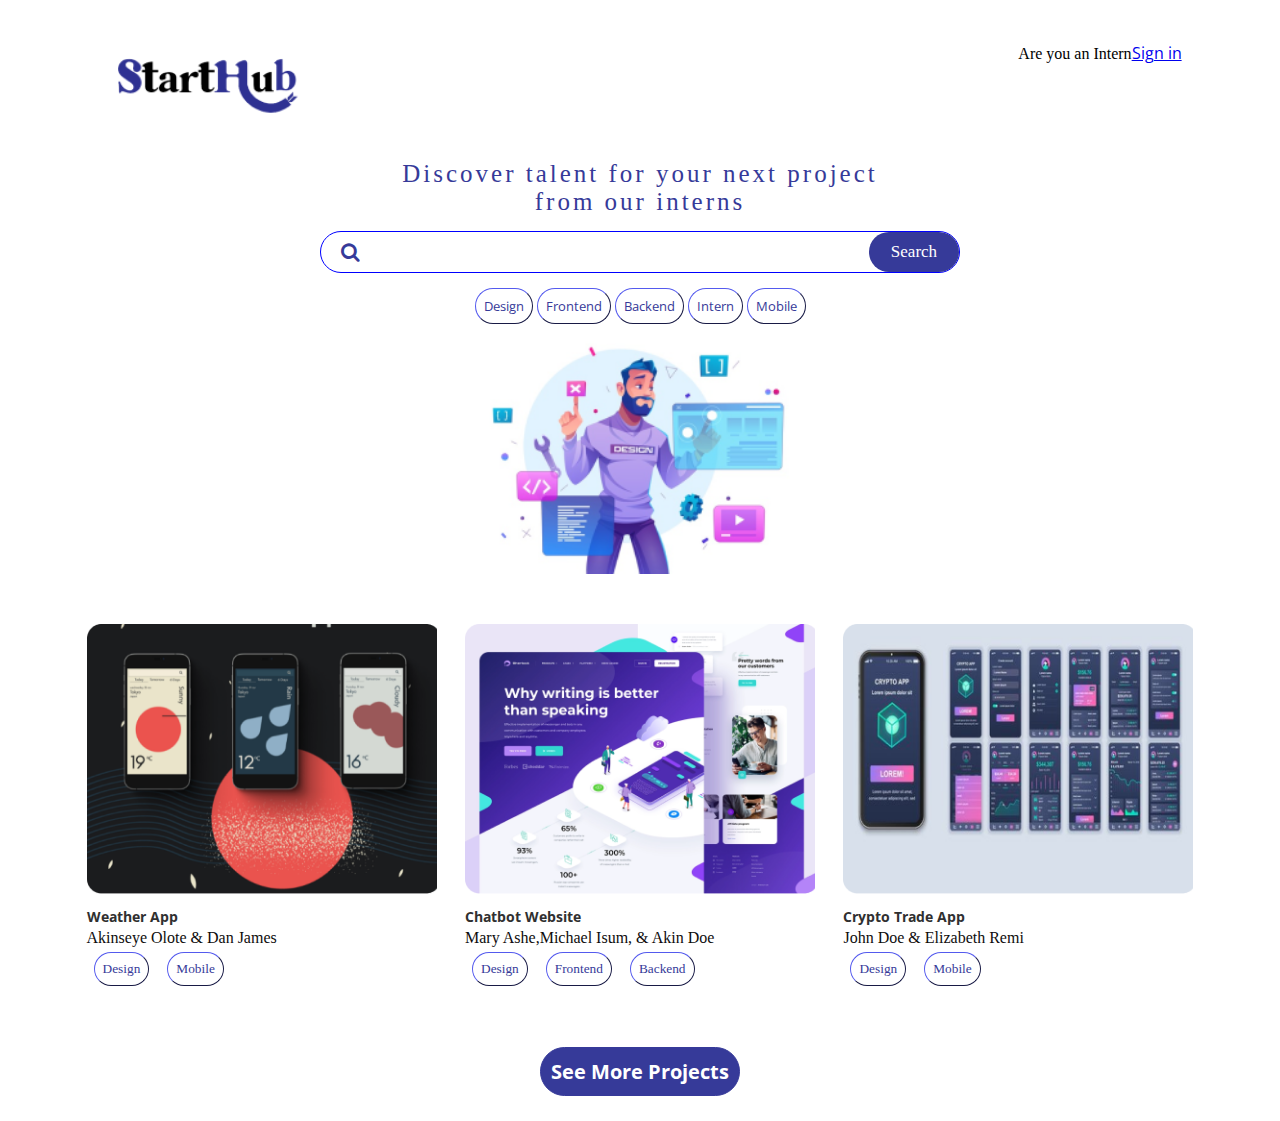
<file: index.html>
<!DOCTYPE html>
<html lang="en">
<head>
    <meta charset="UTF-8">
    <meta http-equiv="X-UA-Compatible" content="IE=edge">
    <meta name="viewport" content="width=device-width, initial-scale=1.0">
    <title>Start Hub</title>
    <link rel= "stylesheet" href="assets/style.css">
    <link rel="stylesheet" href="https://cdn.jsdelivr.net/npm/bootstrap-icons@1.5.0/font/bootstrap-icons.css">
    <link rel="stylesheet" type="text/css" href="https://stackpath.bootstrapcdn.com/font-awesome/4.7.0/css/font-awesome.min.css">

</head>
<body>
    <div class="container-fluid">
          <!-- Navabar -->
        <div class="navbar">
          <img src="img/StartHub logo 2.png" alt="" class="logo">
          <span>Are you an Intern<a href="./login/login.html">Sign in</a></span>
         </div>
              <h2>Discover talent for your next project from our interns</h2>
            <div class="search-field">
             <div class="box">
              <i class="fa fa-search" aria-hidden="true"></i>
              <input type="text" name="">
              <button type="submit" class="search-btn">Search</button>
             </div>
           </div>
               <!-- Filter Button -->
            <div class="filter-btn">
             <button class="btn-content">Design</button>
             <button class="btn-content">Frontend</button>
             <button class="btn-content">Backend</button>
             <button class="btn-content">Intern</button>
             <button class="btn-content">Mobile</button>
            </div>           
             <div class="art">
              <img src="img/Engineer.png" alt="" class="illustrator">
             </div>
                    <!-- Project Images/Links -->
                 <div class="project-container">
                <div class="project-image">          
               <ul class="image-list-small">
                   <li>
                     <a href="#" style="background-image: url('img/Weather.png');"></a>
                      <div class="details">
                       <h3><a href="#">Weather App</a></h3>
                       <p class="image-author">Akinseye Olote & Dan James</p>
                       <button class="project-btn">Design</button>
                       <button class="project-btn">Mobile</button>
                      </div>
                    </li>
                       <li>
                        <a href="#" style="background-image: url('img/Chatbot.png');"></a>
                         <div class="details">
                          <h3><a href="#">Chatbot Website</a></h3>
                           <p class="image-author">Mary Ashe,Michael Isum, & Akin Doe</p>
                           <button class="project-btn">Design</button>
                           <button class="project-btn">Frontend</button>
                           <button class="project-btn">Backend</button>
                           </div>
                           </li>
                           <li>
                             <a href="#" style="background-image: url('img/Crypto.png');"></a>
                             <div class="details">
                              <h3><a href="#">Crypto Trade App</a></h3>
                              <p class="image-author">John Doe & Elizabeth Remi</p>
                              <button class="project-btn">Design</button>
                              <button class="project-btn">Mobile</button>
                             </div>
                           </li>
                   </div>
                </ul>
              </div>
                    <!-- Project Button -->
                 <div class="project">
                  <button class="pro"><strong>See More Projects</strong></button>
                 </div>
      </div>
    
</body>
</html>
</file>
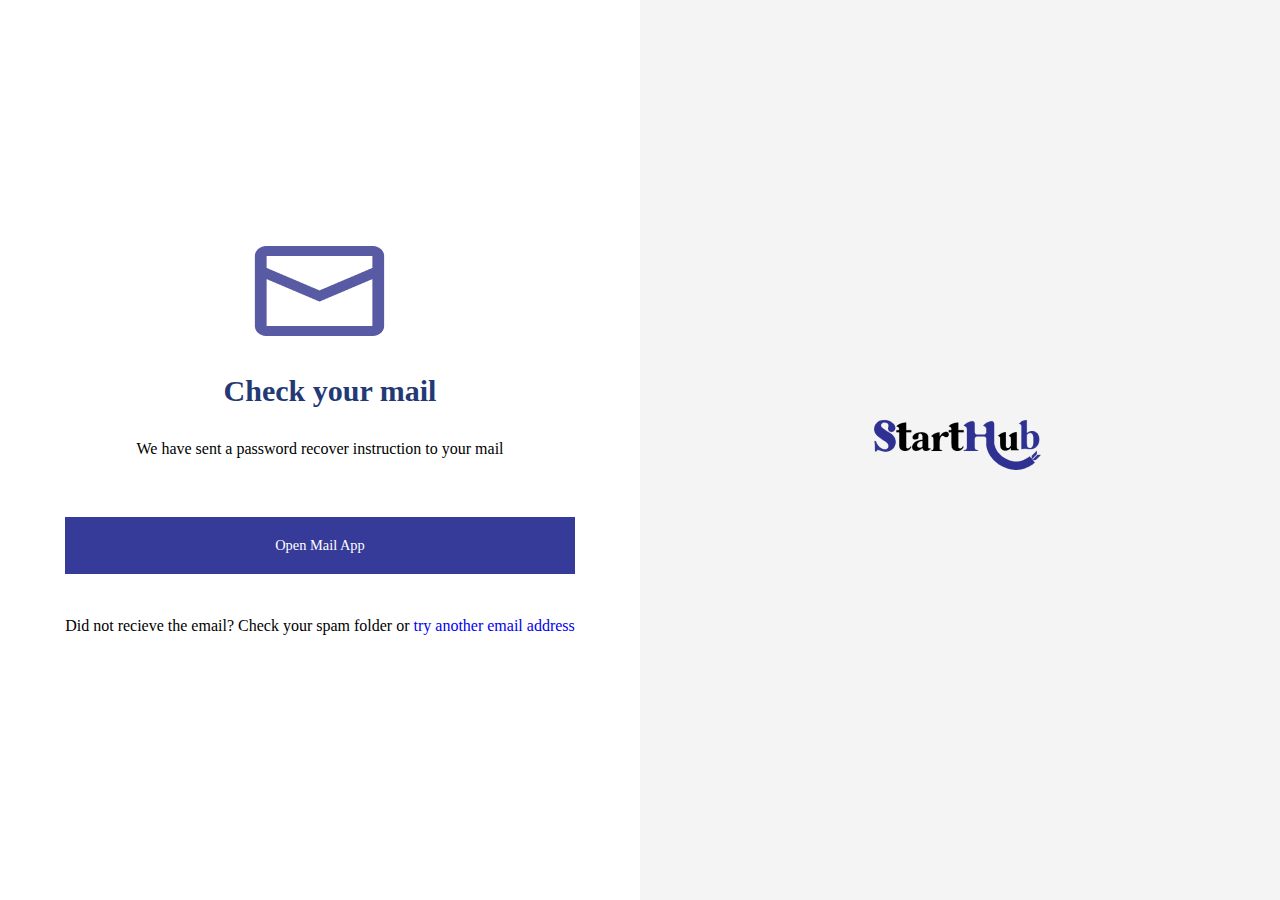
<file: Check Mail/index.html>
<!DOCTYPE html>
<html lang="en">
<head>
    <meta charset="UTF-8">
    <meta http-equiv="X-UA-Compatible" content="IE=edge">
    <meta name="google-signin-client_id" content="561394349930-sg3q8cqbseco8i6nm11c4qkjl0jt8apc.apps.googleusercontent.com">
    <meta name="viewport" content="width=device-width, initial-scale=1.0">
    <link rel="stylesheet" href="https://cdnjs.cloudflare.com/ajax/libs/font-awesome/5.15.3/css/all.min.css" integrity="sha512-iBBXm8fW90+nuLcSKlbmrPcLa0OT92xO1BIsZ+ywDWZCvqsWgccV3gFoRBv0z+8dLJgyAHIhR35VZc2oM/gI1w==" crossorigin="anonymous" referrerpolicy="no-referrer" />
    <link rel="stylesheet" href="style.css">
    
    <title>Create New Account</title>
</head>
<body>
    <div class="split-screen">      
        <div class="right">
            <div class="mail-info">
              <div class="mail-logo">
                <img src="/img/mail-logo.png" alt="mail">
              </div>
              <div class="info">
                <h2>Check your mail</h2>
                <p>We have sent a password recover instruction to your mail</p>
              </div>
                <div class="mail-btn">
                  <button class="open-mail" type="button">Open Mail App</button>
                </div>
                <div class="footer">
                  <p>Did not recieve the email? Check your spam folder or <a href="reset.html">try another email address</a></p>
                </div>
            </div>
        </div>
        <div class="left">
            <section class="left-logo">
                <img src="/img/StartHub logo 2.png" alt="" srcset="">
            </section>
           </div>
         
    </div>
    
   
    </body>
</body>
</html>
</file>
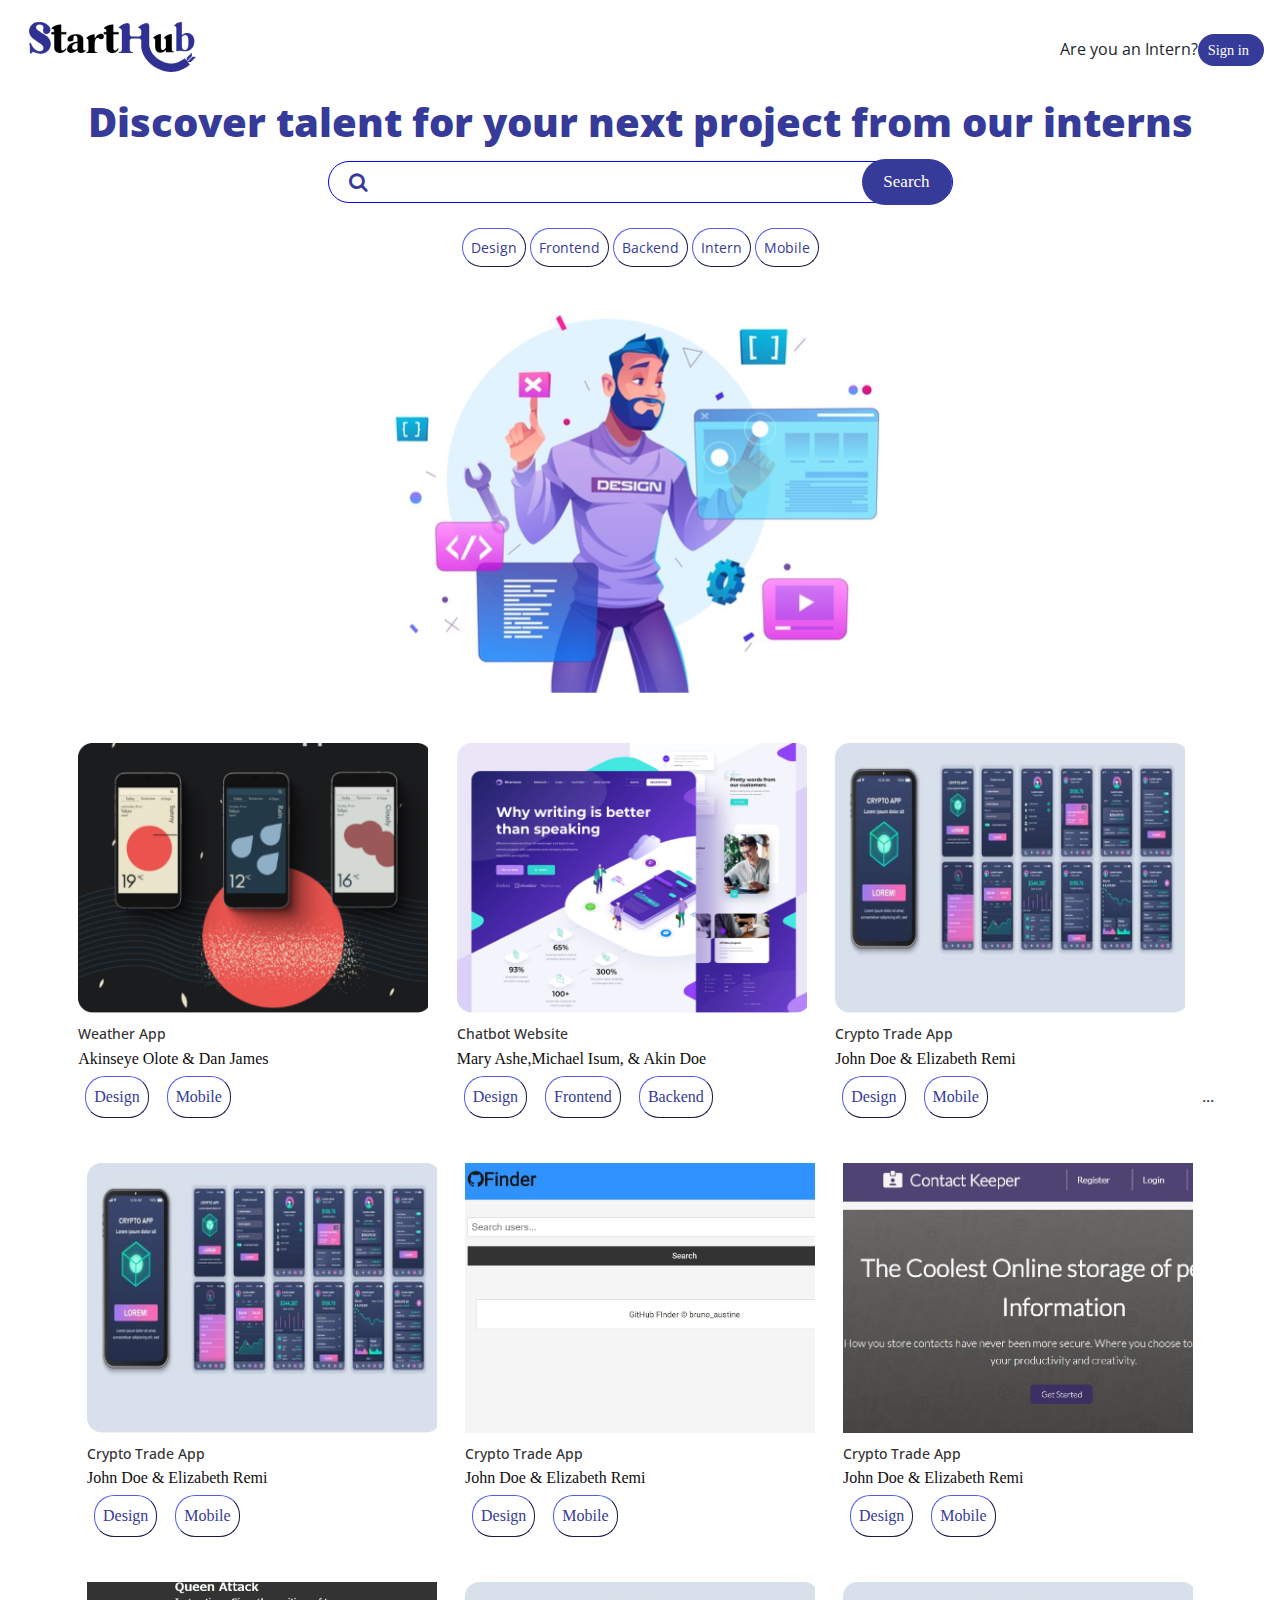
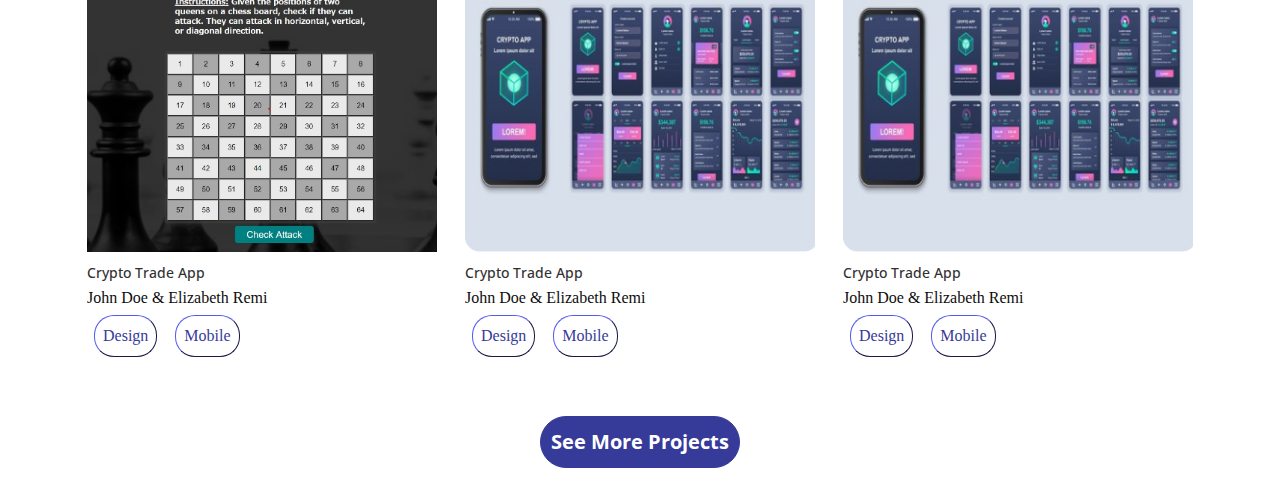
<file: Landing page/index.html>
<!DOCTYPE html>
<html lang="en">
<head>
    <meta charset="UTF-8">
    <meta http-equiv="X-UA-Compatible" content="IE=edge">
    <meta name="viewport" content="width=device-width, initial-scale=1.0">
    <title>Start Hub</title>
    <link rel="stylesheet" href="https://stackpath.bootstrapcdn.com/bootstrap/4.3.1/css/bootstrap.min.css" integrity="sha384-ggOyR0iXCbMQv3Xipma34MD+dH/1fQ784/j6cY/iJTQUOhcWr7x9JvoRxT2MZw1T" crossorigin="anonymous">
    <link rel= "stylesheet" href="assets/style.css">
    <link rel="stylesheet" href="https://cdn.jsdelivr.net/npm/bootstrap-icons@1.5.0/font/bootstrap-icons.css">
    <link rel="stylesheet" type="text/css" href="https://stackpath.bootstrapcdn.com/font-awesome/4.7.0/css/font-awesome.min.css">
    <link href='https://fonts.googleapis.com/css?family=Poppins' rel='stylesheet'>
</head>
<body>
  <header>
    <nav>
      <a class="navbar-brand" href="#"><img src="/img/StartHub logo 2.png"></a>
      <span id="greeting">Are you an Intern?<a href="/Login/login.html">Sign in</a></span>
    </nav>
  </header>
    <div class="container-fluid">
          <!-- Navabar -->

              <h2>Discover talent for your next project from our interns</h2>
            <div class="search-field">
             <div class="box">
              <i class="fa fa-search" aria-hidden="true"></i>
              <input type="text" name="">
              <button type="submit" class="search-btn">Search</button>
             </div>
           </div>
               <!-- Filter Button -->
            <div class="filter-btn">
             <button class="btn-content">Design</button>
             <button class="btn-content">Frontend</button>
             <button class="btn-content">Backend</button>
             <button class="btn-content">Intern</button>
             <button class="btn-content">Mobile</button>
            </div>           
             <div class="art">
              <svg width="50%" height="50%" viewBox="0 0 774 515" fill="none" xmlns="http://www.w3.org/2000/svg" xmlns:xlink="http://www.w3.org/1999/xlink">
                <rect width="774" height="515" fill="url(#pattern0)"/>
                <defs>
                <pattern id="pattern0" patternContentUnits="objectBoundingBox" width="1" height="1">
                <use xlink:href="#image0" transform="translate(0 -0.000570737) scale(0.00159744 0.00240082)"/>
                </pattern>
                <image id="image0" width="626" height="417" xlink:href="[data-uri]"/>
                </defs>
                </svg>                
             </div>
                    <!-- Project Images/Links -->
                 <div class="project-container">
                <div class="project-image">          
               <ul class="image-list-small">
                   <li>
                     <a href="#" style="background-image: url('/img/Weather.png');"></a>
                      <div class="details">
                       <h3><a href="#">Weather App</a></h3>
                       <p class="image-author">Akinseye Olote & Dan James</p>
                       <button class="project-btn">Design</button>
                       <button class="project-btn">Mobile</button>
                      </div>
                    </li>

                      <li>
                      <a href="#" style="background-image: url('/img/Chatbot.png');"></a>
                        <div class="details">
                        <h3><a href="#">Chatbot Website</a></h3>
                          <p class="image-author">Mary Ashe,Michael Isum, & Akin Doe</p>
                          <button class="project-btn">Design</button>
                          <button class="project-btn">Frontend</button>
                          <button class="project-btn">Backend</button>
                          </div>
                      </li>

                      <li>
                        <a href="#" style="background-image: url('/img/Crypto.png');"></a>
                        <div class="details">
                        <h3><a href="#">Crypto Trade App</a></h3>
                        <p class="image-author">John Doe & Elizabeth Remi</p>
                        <button class="project-btn">Design</button>
                        <button class="project-btn">Mobile</button>
                        </div>
                      </li>
                      <span id="dots">...</span>


                      <div  id='more' class="project-image2">
                        <li>
                          <a href="#" style="background-image: url('/img/Crypto.png');"></a>
                          <div class="details">
                          <h3><a href="#">Crypto Trade App</a></h3>
                          <p class="image-author">John Doe & Elizabeth Remi</p>
                          <button class="project-btn">Design</button>
                          <button class="project-btn">Mobile</button>
                          </div>
                        </li>
                        <li>
                          <a href="#" style="background-image: url('/img/finder.jpg');"></a>
                          <div class="details">
                          <h3><a href="#">Crypto Trade App</a></h3>
                          <p class="image-author">John Doe & Elizabeth Remi</p>
                          <button class="project-btn">Design</button>
                          <button class="project-btn">Mobile</button>
                          </div>
                        </li>
                        <li>
                          <a href="#" style="background-image: url('/img/keeper.jpg');"></a>
                          <div class="details">
                          <h3><a href="#">Crypto Trade App</a></h3>
                          <p class="image-author">John Doe & Elizabeth Remi</p>
                          <button class="project-btn">Design</button>
                          <button class="project-btn">Mobile</button>
                          </div>
                        </li>
                        <li>
                          <a href="#" style="background-image: url('/img/chess.jpg');"></a>
                          <div class="details">
                          <h3><a href="#">Crypto Trade App</a></h3>
                          <p class="image-author">John Doe & Elizabeth Remi</p>
                          <button class="project-btn">Design</button>
                          <button class="project-btn">Mobile</button>
                          </div>
                        </li>
                        <li>
                          <a href="#" style="background-image: url('/img/Crypto.png');"></a>
                          <div class="details">
                          <h3><a href="#">Crypto Trade App</a></h3>
                          <p class="image-author">John Doe & Elizabeth Remi</p>
                          <button class="project-btn">Design</button>
                          <button class="project-btn">Mobile</button>
                          </div>
                        </li>
                        <li>
                          <a href="#" style="background-image: url('/img/Crypto.png');"></a>
                          <div class="details">
                          <h3><a href="#">Crypto Trade App</a></h3>
                          <p class="image-author">John Doe & Elizabeth Remi</p>
                          <button class="project-btn">Design</button>
                          <button class="project-btn">Mobile</button>
                          </div>
                        </li>
                      </div>
                   </div>
                </ul>
              </div>
                    <!-- See More projects Button -->
                 <div class="project">
                  <button onclick="seeMore()" id="myBtn" class="See-more-btn"><strong>See More Projects</strong></button>
                 </div>
      
      </div>
    <script src="./seeMore.js"></script>
</body>
</html>
</file>
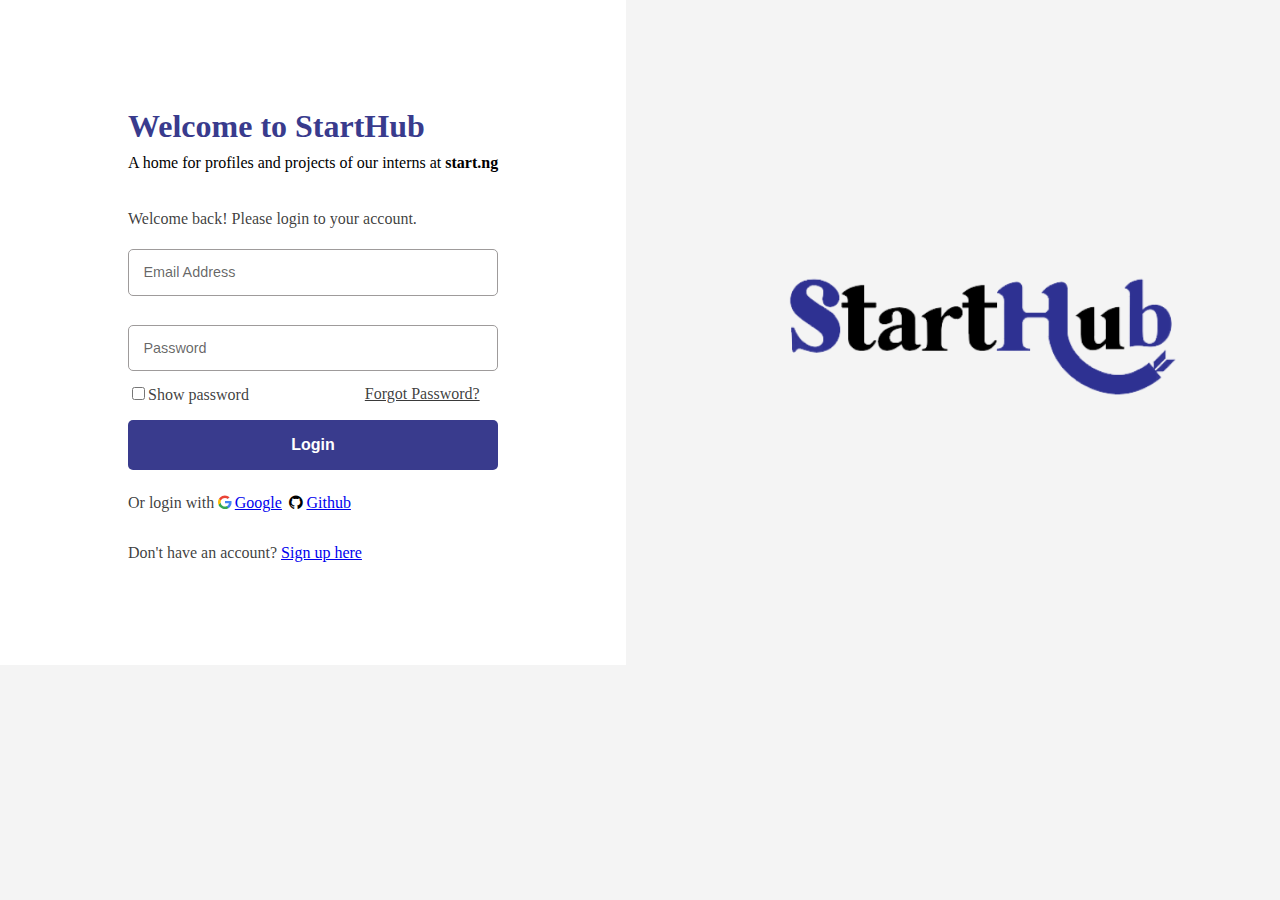
<file: Login/index.html>
<!DOCTYPE html>
<html lang="en">

<head>
    <meta charset="UTF-8">
    <meta http-equiv="X-UA-Compatible" content="IE=edge">
    <meta name="viewport" content="width=device-width, initial-scale=1.0">
    <title>Login Page</title>
    <link rel="stylesheet" href="style.css">
    <link rel="stylesheet" href="https://maxcdn.bootstrapcdn.com/font-awesome/4.7.0/css/font-awesome.min.css">
</head>

<body>
    <div class="row container">
        <div class="leftside">
            <header class="intro">
                <div class="intro--content">
                    <h1>Welcome to StartHub</h1>
                    <p>A home for profiles and projects of our interns at <span>start.ng</span>
                    </p>
                </div>
            </header>
            <main>
                <form>
                    <h4>Welcome back! Please login to your account.</h4>
                    <div class="details">
                        <input type="text" placeholder="Email Address" required class="details__input">
                        <input type="password" placeholder="Password" required class="details__input" id="myInput">
                    </div>

                    <div class="password">
                        <div><input type="checkbox" onclick="myFunction()"><span>Show
                                password</span></div>
                        <a href="#" class="text-color">Forgot Password?</a>
                    </div>

                    <button type="submit">Login</button>

                    <div class="row account">
                        <p class="text-color">Or login with</p>
                        <div class="account_login">
                            <i class="fa fa-google fa-fw"></i><a href="https://google.com">Google</a>
                            <i class="fa fa-github fa-fw"></i><a href="https://github.com">Github</a>
                        </div>
                    </div>

                    <p class="text-color">Don't have an account? <a href="#">Sign up here</a></p>
                </form>
            </main>
        </div>

        <div class="rightside logo">
            <img src="starthub-logo.png" alt="StartHub Logo" q>
        </div>
    </div>

    <script src="script.js"></script>
</body>

</html>
</file>
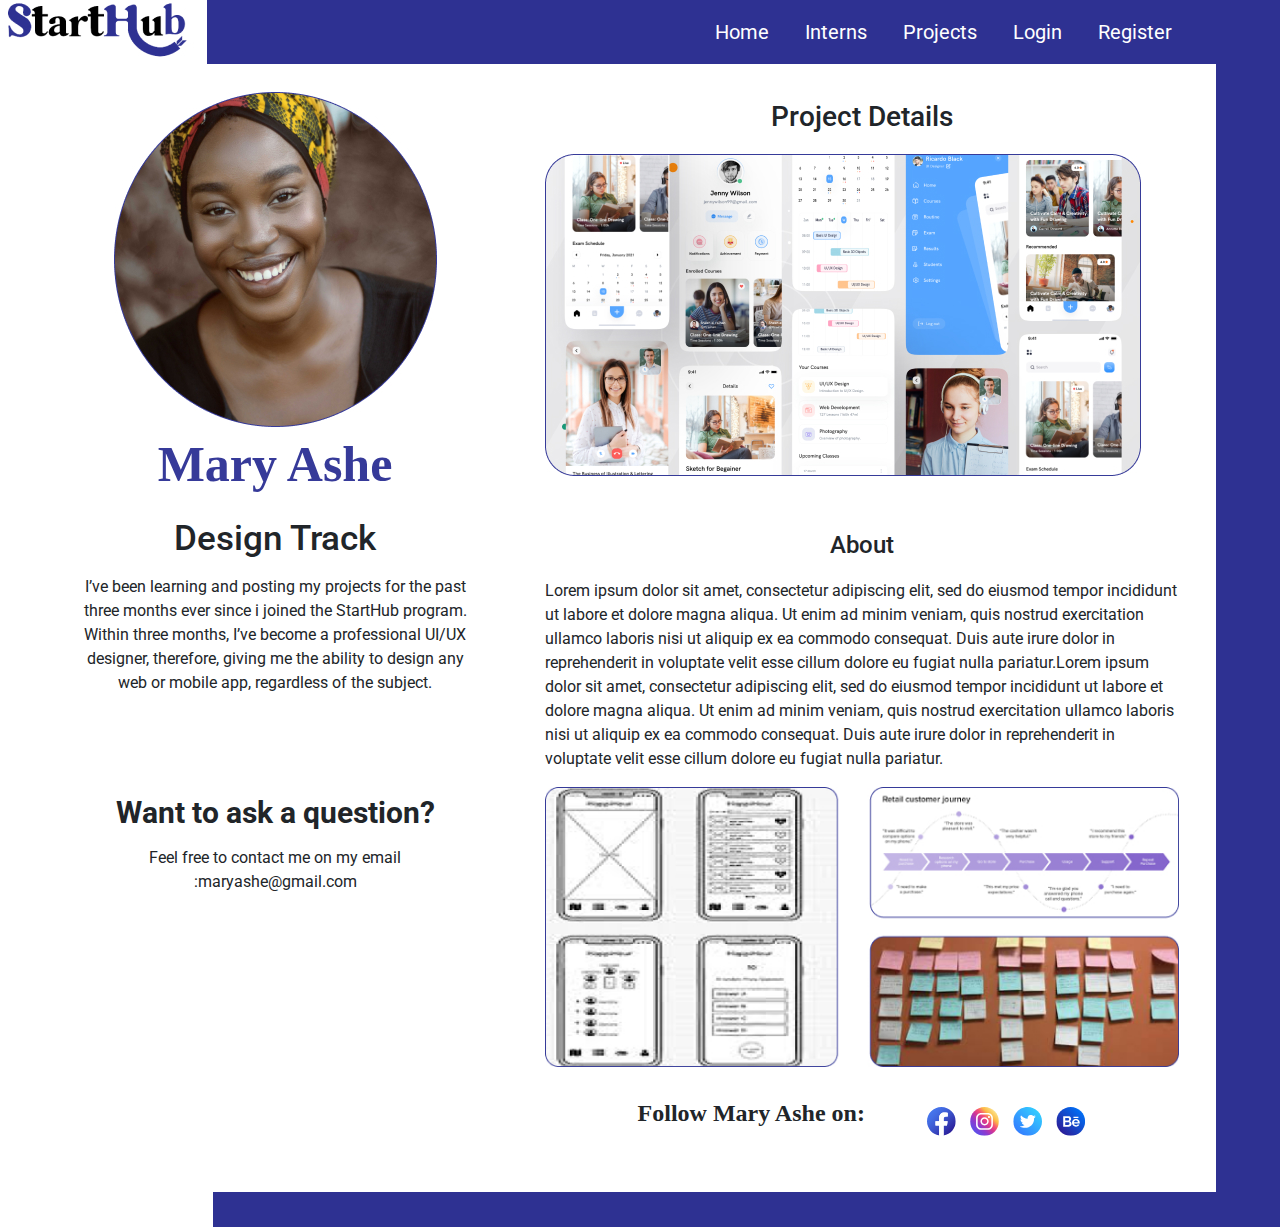
<file: Product Detail/index.html>
<!doctype html>
<html lang="en">
  <head>
    <title>StartHub</title>
    <!-- Required meta tags -->
    <meta charset="utf-8">
    <meta name="viewport" content="width=device-width, initial-scale=1, shrink-to-fit=no">

    <!-- Bootstrap CSS -->
    <link rel="stylesheet" href="https://stackpath.bootstrapcdn.com/bootstrap/4.3.1/css/bootstrap.min.css" integrity="sha384-ggOyR0iXCbMQv3Xipma34MD+dH/1fQ784/j6cY/iJTQUOhcWr7x9JvoRxT2MZw1T" crossorigin="anonymous">
    <link rel="stylesheet" href="./css/styles.css">
    <link rel="stylesheet" href="https://maxcdn.bootstrapcdn.com/font-awesome/4.7.0/css/font-awesome.min.css">
</head>
  <body>
      <header>
          <nav class="navbar navbar-expand-lg navbar-light">
            <a class="navbar-brand" href="#"><img src="./images/starthub-logo-removebg-preview 1.jpg"></a>
            <button class="navbar-toggler" type="button" data-toggle="collapse" data-target="#navbarSupportedContent" aria-controls="navbarSupportedContent" aria-expanded="false" aria-label="Toggle navigation">
              <span class="navbar-toggler-icon"></span>
            </button>
          
            <div class="collapse navbar-collapse" id="navbarSupportedContent">
              <ul class="navbar-nav ml-auto">
                <li class="nav-item">
                  <a class="nav-link" href="#">Home</a>
                </li>
                <li class="nav-item">
                  <a class="nav-link" href="#">Interns</a>
                </li>
                <li class="nav-item">
                  <a class="nav-link" href="#">Projects</a>
                </li>
                <li class="nav-item">
                  <a class="nav-link" href="#">Login</a>
                </li>
                <li class="nav-item">
                  <a class="nav-link" href="#">Register</a>
                </li>
              </ul>
              </div>
          </nav>
      </header>
      <main class="container">
          <section class="first-section">
              <div class="first-section-div">
              <img src="./images/Ellipse 5.jpg">
              <p>Mary Ashe</p>
              <p>Design Track</p>
              <p>I’ve been learning and posting my projects for the past three months ever since i joined the StartHub 
                program. Within three months, I’ve become a professional UI/UX designer, therefore, giving me 
                the ability to design any web or mobile app, regardless of the subject.</p>
                <p>Want to ask a question?</p>
                <p>Feel free to contact me  on my email :maryashe@gmail.com</p>
                </div>
          </section>
          <section class="second-section">
              <div>
              <h3>Project Details</h3>
              <img src="./images/Rectangle 30.jpg">
              <h4>About</h4>
              <p>Lorem ipsum dolor sit amet, consectetur adipiscing elit, sed do eiusmod tempor incididunt ut labore et dolore magna aliqua. Ut enim ad minim veniam, quis nostrud exercitation ullamco laboris nisi ut aliquip ex ea commodo consequat. Duis aute irure dolor in reprehenderit in voluptate velit esse cillum dolore eu fugiat nulla pariatur.Lorem ipsum dolor sit amet, consectetur adipiscing elit, sed do eiusmod tempor incididunt ut labore et dolore magna aliqua. Ut enim ad minim veniam, quis nostrud exercitation ullamco laboris nisi ut aliquip ex ea commodo consequat. Duis aute irure dolor in reprehenderit in voluptate velit esse cillum dolore eu fugiat nulla pariatur.</p>
                <img src="./images/Group 20.jpg">
                <div class="social">
                <p>Follow Mary Ashe on:</p>
                <div>
                    
                  <svg width="159" height="29" viewBox="0 0 159 29" fill="none" xmlns="http://www.w3.org/2000/svg">
                    <a href="#" id="facebook-link"><g clip-path="url(#clip0)">
                    <path d="M28.7514 14.3708C28.7514 6.43835 22.3207 0 14.3757 0C6.43072 0 0 6.43835 0 14.3708C0 21.5463 5.2606 27.4932 12.1338 28.5646V18.5287H8.47596V14.3708H12.124V11.2057C12.124 7.60806 14.2675 5.61267 17.5517 5.61267C19.125 5.61267 20.7671 5.89772 20.7671 5.89772V9.43636H18.9578C17.1682 9.43636 16.6176 10.5471 16.6176 11.6775V14.3708H20.6098L19.9706 18.5287H16.6176V28.5745C23.5006 27.4932 28.7514 21.5463 28.7514 14.3708Z" fill="url(#paint0_linear)"/>
                    <path d="M19.9705 18.5287L20.6096 14.3708H16.6175V11.6775C16.6175 10.5373 17.1779 9.43637 18.9577 9.43637H20.767V5.89774C20.767 5.89774 19.1249 5.61268 17.5516 5.61268C14.2674 5.61268 12.1238 7.59824 12.1238 11.2057V14.3708H8.47583V18.5287H12.1238V28.5745C12.8515 28.6924 13.6086 28.7514 14.3657 28.7514C15.1229 28.7514 15.88 28.6924 16.6076 28.5745V18.5287H19.9705Z" fill="white"/>
                    </g></a>
                    <a href="#" id="instagram-link"><g clip-path="url(#clip1)">
                    <path d="M57.5027 28.7514C65.4421 28.7514 71.8784 22.3152 71.8784 14.3757C71.8784 6.43622 65.4421 0 57.5027 0C49.5632 0 43.127 6.43622 43.127 14.3757C43.127 22.3152 49.5632 28.7514 57.5027 28.7514Z" fill="url(#paint1_linear)"/>
                    <path d="M61.9667 8.93811C61.416 8.93811 60.9834 9.38059 60.9834 9.93123C60.9834 10.4819 61.4259 10.9244 61.9667 10.9244C62.5173 10.9244 62.9598 10.4819 62.9598 9.93123C62.9598 9.38059 62.5173 8.93811 61.9667 8.93811Z" fill="white"/>
                    <path d="M57.5714 10.2066C55.2803 10.2066 53.4219 12.065 53.4219 14.3561C53.4219 16.6471 55.2803 18.5055 57.5714 18.5055C59.8624 18.5055 61.7208 16.6471 61.7208 14.3561C61.7208 12.065 59.8624 10.2066 57.5714 10.2066ZM57.5714 17.0208C56.1063 17.0208 54.9165 15.831 54.9165 14.3659C54.9165 12.9008 56.1063 11.711 57.5714 11.711C59.0365 11.711 60.2262 12.9008 60.2262 14.3659C60.2262 15.831 59.0365 17.0208 57.5714 17.0208Z" fill="white"/>
                    <path d="M60.8656 22.7828H54.1399C51.3473 22.7828 49.0759 20.5114 49.0759 17.7189V10.9932C49.0759 8.20065 51.3473 5.92925 54.1399 5.92925H60.8656C63.6581 5.92925 65.9295 8.20065 65.9295 10.9932V17.7189C65.9295 20.5114 63.6581 22.7828 60.8656 22.7828ZM54.1399 7.51235C52.2225 7.51235 50.659 9.07578 50.659 10.9932V17.7189C50.659 19.6363 52.2225 21.1997 54.1399 21.1997H60.8656C62.783 21.1997 64.3464 19.6363 64.3464 17.7189V10.9932C64.3464 9.07578 62.783 7.51235 60.8656 7.51235H54.1399Z" fill="white"/>
                    </g></a>
                    <a href="#" id="twitter-link"><g clip-path="url(#clip2)">
                    <path d="M100.629 28.7514C108.569 28.7514 115.005 22.3152 115.005 14.3757C115.005 6.43622 108.569 0 100.629 0C92.6899 0 86.2537 6.43622 86.2537 14.3757C86.2537 22.3152 92.6899 28.7514 100.629 28.7514Z" fill="url(#paint2_linear)"/>
                    <path d="M108.575 9.4494C108.073 9.67556 107.523 9.81322 106.992 9.90171C107.247 9.86238 107.621 9.40023 107.768 9.21341C107.994 8.92826 108.191 8.60377 108.299 8.24979C108.309 8.22029 108.319 8.19079 108.299 8.17112C108.27 8.16129 108.24 8.16129 108.211 8.18096C107.611 8.50544 106.992 8.7316 106.333 8.89876C106.274 8.90859 106.234 8.89876 106.205 8.86926C106.146 8.81026 106.097 8.75126 106.038 8.7021C105.762 8.46611 105.467 8.27928 105.123 8.14162C104.681 7.96463 104.199 7.88597 103.727 7.91547C103.265 7.94497 102.813 8.07279 102.4 8.28912C101.987 8.49561 101.623 8.80043 101.328 9.15441C101.023 9.52806 100.807 9.97054 100.689 10.4327C100.58 10.885 100.59 11.3275 100.659 11.7798C100.669 11.8585 100.659 11.8683 100.59 11.8585C98.0043 11.475 95.8705 10.5507 94.1301 8.57427C94.0613 8.48578 94.0219 8.48577 93.9531 8.5841C93.196 9.72472 93.5598 11.5536 94.5136 12.4583C94.6414 12.5763 94.7692 12.6943 94.9069 12.8123C94.8577 12.8221 94.2284 12.7533 93.6581 12.4583C93.5795 12.4091 93.5401 12.4386 93.5401 12.5271C93.5303 12.6549 93.5401 12.7631 93.5598 12.9007C93.7073 14.0512 94.5038 15.123 95.605 15.5458C95.7329 15.6048 95.8804 15.6441 96.018 15.6736C95.7722 15.7326 95.5067 15.772 94.7987 15.713C94.7102 15.6933 94.6709 15.7425 94.7102 15.8211C95.2511 17.2862 96.4113 17.7189 97.2766 17.9745C97.3946 17.9942 97.5126 17.9942 97.6306 18.0237C97.6208 18.0335 97.6208 18.0335 97.6109 18.0434C97.3258 18.4858 96.3228 18.8103 95.8607 18.9775C95.0151 19.2725 94.0908 19.4101 93.196 19.3216C93.0485 19.302 93.019 19.302 92.9797 19.3216C92.9403 19.3413 92.9698 19.3806 93.019 19.42C93.196 19.538 93.3828 19.6461 93.5696 19.7444C94.1399 20.0493 94.7299 20.2853 95.3494 20.4524C98.5549 21.3374 102.154 20.6884 104.563 18.299C106.451 16.4209 107.11 13.8349 107.11 11.2488C107.11 11.1505 107.228 11.0915 107.296 11.0423C107.788 10.6687 108.181 10.236 108.545 9.73455C108.624 9.62639 108.624 9.52806 108.624 9.48873C108.624 9.4789 108.624 9.4789 108.624 9.4789C108.643 9.41007 108.634 9.4199 108.575 9.4494Z" fill="white"/>
                    </g></a>
                    <a href="#" id="behance-link"><g clip-path="url(#clip3)">
                    <path d="M143.756 28.7514C151.696 28.7514 158.132 22.3152 158.132 14.3757C158.132 6.43622 151.696 0 143.756 0C135.817 0 129.381 6.43622 129.381 14.3757C129.381 22.3152 135.817 28.7514 143.756 28.7514Z" fill="url(#paint3_linear)"/>
                    <path d="M144.563 16.9617C144.563 17.4042 144.474 17.7877 144.297 18.1122C144.12 18.4465 143.884 18.7218 143.579 18.948C143.275 19.1741 142.921 19.3413 142.517 19.4593C142.114 19.5773 141.682 19.6363 141.229 19.6363H136.215V9.27241H141.76C142.124 9.27241 142.449 9.35108 142.734 9.5084C143.029 9.66573 143.275 9.86239 143.481 10.118C143.688 10.3639 143.845 10.649 143.953 10.9637C144.061 11.2783 144.12 11.6028 144.12 11.9175C144.12 12.4189 143.992 12.9008 143.737 13.3432C143.481 13.7857 143.117 14.1102 142.626 14.3265C143.216 14.5035 143.688 14.8182 144.032 15.2705C144.386 15.713 144.563 16.2833 144.563 16.9617ZM138.221 10.9932V13.6087H140.905C141.249 13.6087 141.534 13.4907 141.77 13.2547C142.006 13.0187 142.124 12.7041 142.124 12.2911C142.124 11.888 142.016 11.5733 141.8 11.3472C141.583 11.1112 141.308 10.9932 140.993 10.9932H138.221ZM142.527 16.5783C142.527 16.3914 142.498 16.2144 142.429 16.0473C142.37 15.8801 142.282 15.7326 142.173 15.6048C142.065 15.477 141.937 15.3786 141.79 15.3098C141.642 15.241 141.485 15.2017 141.308 15.2017H138.221V17.9254H141.21C141.397 17.9254 141.564 17.8959 141.731 17.827C141.888 17.7582 142.026 17.6599 142.144 17.5419C142.262 17.4239 142.35 17.2764 142.419 17.1092C142.498 16.9421 142.527 16.7651 142.527 16.5783Z" fill="white"/>
                    <path d="M148.918 19.6265C148.328 19.6265 147.788 19.5281 147.306 19.3217C146.352 18.9185 145.683 18.24 145.29 17.2764C145.113 16.8241 145.015 16.3325 145.015 15.831C145.015 15.3 145.103 14.8084 145.28 14.3364C145.664 13.3629 146.332 12.6746 147.296 12.2616C147.778 12.0551 148.328 11.947 148.928 11.947C149.528 11.947 150.069 12.0551 150.551 12.2616C152.114 12.9401 152.851 14.4642 152.783 16.1063C152.783 16.2145 152.763 16.3128 152.743 16.3914H147.021C147.05 16.6864 147.119 16.9421 147.237 17.1682C147.355 17.3944 147.493 17.5911 147.679 17.7484C147.856 17.9057 148.063 18.0335 148.289 18.1122C148.515 18.2007 148.751 18.24 148.997 18.24C149.371 18.24 149.734 18.1515 150.069 17.9647C150.403 17.7779 150.629 17.5419 150.757 17.2371L152.379 17.6894C152.104 18.2597 151.672 18.7218 151.072 19.0857C150.462 19.4495 149.744 19.6265 148.918 19.6265ZM150.846 15.1623C150.796 14.6019 150.59 14.1594 150.226 13.8251C149.862 13.4907 149.42 13.3236 148.908 13.3236C148.653 13.3236 148.417 13.3727 148.191 13.4612C147.965 13.5497 147.778 13.6776 147.601 13.8349C147.434 13.9922 147.296 14.1889 147.188 14.415C147.08 14.6412 147.021 14.887 147.001 15.1623H150.846Z" fill="white"/>
                    <path d="M146.431 9.76408H151.387V10.9932H146.431V9.76408Z" fill="white"/>
                    </g></a>
                    <defs>
                    <linearGradient id="paint0_linear" x1="4.21104" y1="4.2095" x2="24.5362" y2="24.5417" gradientUnits="userSpaceOnUse">
                    <stop stop-color="#4676ED"/>
                    <stop offset="0.1854" stop-color="#436DE4"/>
                    <stop offset="0.487" stop-color="#3C55CD"/>
                    <stop offset="0.8651" stop-color="#302EA8"/>
                    <stop offset="1" stop-color="#2B1E99"/>
                    </linearGradient>
                    <linearGradient id="paint1_linear" x1="67.6702" y1="4.21094" x2="47.3379" y2="24.5432" gradientUnits="userSpaceOnUse">
                    <stop offset="0.0011048" stop-color="#FBE18A"/>
                    <stop offset="0.2094" stop-color="#FCBB45"/>
                    <stop offset="0.3765" stop-color="#F75274"/>
                    <stop offset="0.5238" stop-color="#D53692"/>
                    <stop offset="0.7394" stop-color="#8F39CE"/>
                    <stop offset="1" stop-color="#5B4FE9"/>
                    </linearGradient>
                    <linearGradient id="paint2_linear" x1="110.797" y1="4.21094" x2="90.4646" y2="24.5432" gradientUnits="userSpaceOnUse">
                    <stop stop-color="#33CCFF"/>
                    <stop offset="1" stop-color="#337FFF"/>
                    </linearGradient>
                    <linearGradient id="paint3_linear" x1="153.924" y1="4.21094" x2="133.592" y2="24.5432" gradientUnits="userSpaceOnUse">
                    <stop stop-color="#006EF5"/>
                    <stop offset="0.7752" stop-color="#2131AE"/>
                    <stop offset="1" stop-color="#2B1E99"/>
                    </linearGradient>
                    <clipPath id="clip0">
                    <rect width="28.7514" height="28.7514" fill="white"/>
                    </clipPath>
                    <clipPath id="clip1">
                    <rect width="28.7514" height="28.7514" fill="white" transform="translate(43.127)"/>
                    </clipPath>
                    <clipPath id="clip2">
                    <rect width="28.7514" height="28.7514" fill="white" transform="translate(86.2537)"/>
                    </clipPath>
                    <clipPath id="clip3">
                    <rect width="28.7514" height="28.7514" fill="white" transform="translate(129.381)"/>
                    </clipPath>
                    </defs>
                    </svg>
                                                                  
                </div>
                </div>
                </div>
            </section>
      </main>
      <footer>
        <div></div>
    </footer>
      
    <!-- Optional JavaScript -->
    <!-- jQuery first, then Popper.js, then Bootstrap JS -->
    <script src="https://code.jquery.com/jquery-3.3.1.slim.min.js" integrity="sha384-q8i/X+965DzO0rT7abK41JStQIAqVgRVzpbzo5smXKp4YfRvH+8abtTE1Pi6jizo" crossorigin="anonymous"></script>
    <script src="https://cdnjs.cloudflare.com/ajax/libs/popper.js/1.14.7/umd/popper.min.js" integrity="sha384-UO2eT0CpHqdSJQ6hJty5KVphtPhzWj9WO1clHTMGa3JDZwrnQq4sF86dIHNDz0W1" crossorigin="anonymous"></script>
    <script src="https://stackpath.bootstrapcdn.com/bootstrap/4.3.1/js/bootstrap.min.js" integrity="sha384-JjSmVgyd0p3pXB1rRibZUAYoIIy6OrQ6VrjIEaFf/nJGzIxFDsf4x0xIM+B07jRM" crossorigin="anonymous"></script>
  </body>
</html>
</file>
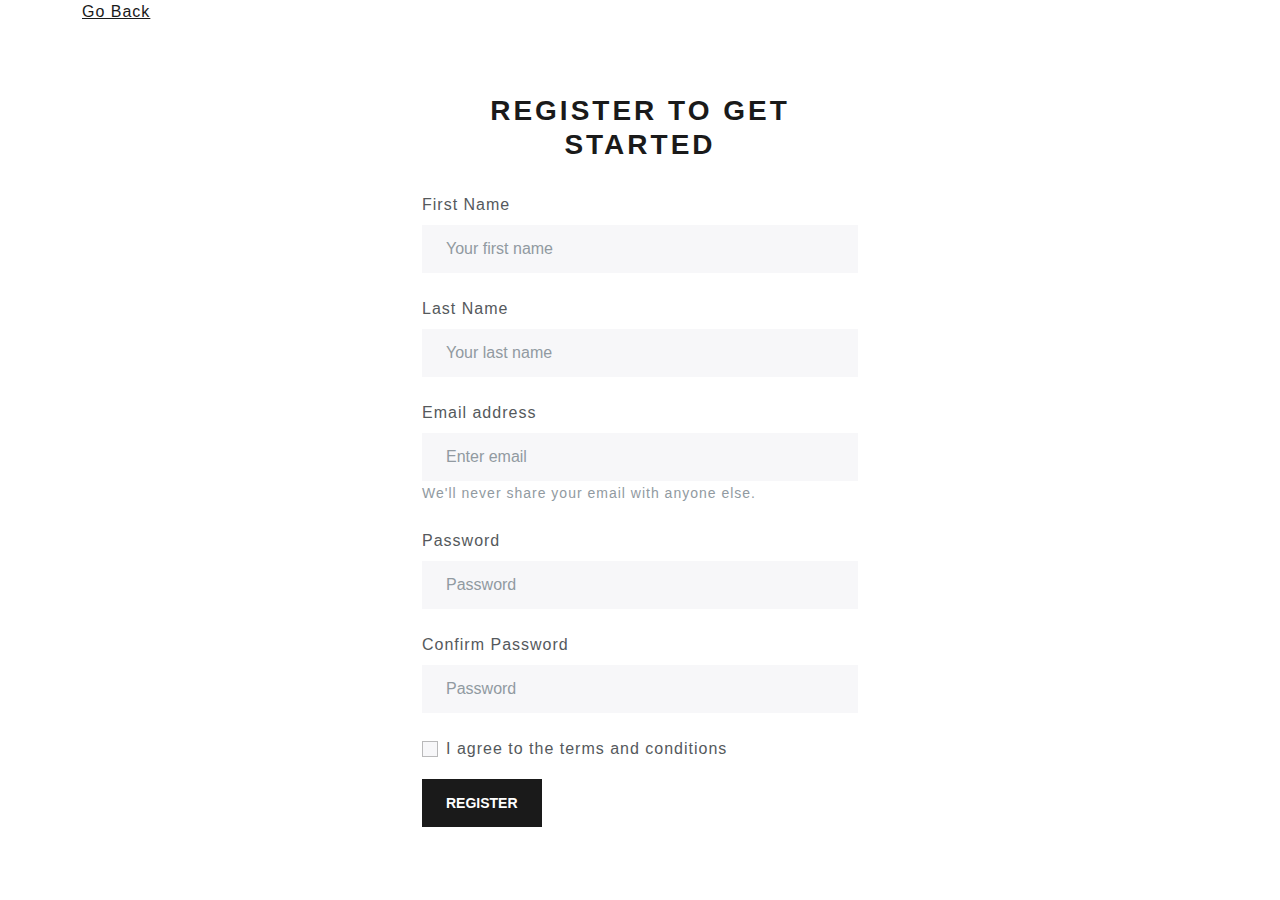
<file: login/createaccount.html>
<!DOCTYPE html>
<html lang="en">
<head>
    <meta charset="UTF-8">
    <meta http-equiv="X-UA-Compatible" content="IE=edge">
    <meta name="google-signin-client_id" content="561394349930-sg3q8cqbseco8i6nm11c4qkjl0jt8apc.apps.googleusercontent.com">
    <meta name="viewport" content="width=device-width, initial-scale=1.0">
    <link rel="stylesheet" href="https://cdnjs.cloudflare.com/ajax/libs/font-awesome/5.15.3/css/all.min.css" integrity="sha512-iBBXm8fW90+nuLcSKlbmrPcLa0OT92xO1BIsZ+ywDWZCvqsWgccV3gFoRBv0z+8dLJgyAHIhR35VZc2oM/gI1w==" crossorigin="anonymous" referrerpolicy="no-referrer" />

    <link rel="stylesheet" href="./style.css">
    
    <title>Create New Account</title>
</head>
<body>
    <div class="container">
        <div class="form-group center">
            <a href="./login.html">Go Back</a>
        </div>

        <div class="form-group form-container">
        
            <h2 class="text-center form-label">Register to get started</h2>
            <div class="form-group">
                <label for="firstname" class="form-label mt-4">First Name</label>
                <input type="email" class="form-control" id="exampleInputEmail1" aria-describedby="emailHelp" placeholder="Your first name">
            </div>
            <div class="form-group">
                <label for="lastname" class="form-label mt-4">Last Name</label>
                <input type="email" class="form-control" id="exampleInputEmail1" aria-describedby="emailHelp" placeholder="Your last name">
            </div>
            <div class="form-group">
                <label for="exampleInputEmail1" class="form-label mt-4">Email address</label>
                <input type="email" class="form-control" id="exampleInputEmail1" aria-describedby="emailHelp" placeholder="Enter email">
                <small id="emailHelp" class="form-text text-muted">We'll never share your email with anyone else.</small>
            </div>
            <div class="form-group">
                <label for="exampleInputPassword1" class="form-label mt-4">Password</label>
                <input type="password" class="form-control" id="exampleInputPassword1" placeholder="Password">
            </div>
            <div class="form-group">
                <label for="exampleInputPassword1" class="form-label mt-4">Confirm Password</label>
                <input type="password" class="form-control" id="exampleInputPassword1" placeholder="Password">
            </div>

            <div class="form-check mt-4">
                <input class="form-check-input" type="checkbox" value="" id="flexCheckChecked">
                <label class="form-check-label" for="flexCheckChecked">
                  I agree to the terms and conditions
                </label>
              </div>
            <button type="button" class="btn btn-block btn-primary mt-3">Register</button>
    </div>

    </div>
    
   
    </body>
      <script src="./log.js"></script>
      <script src="https://apis.google.com/js/platform.js?onload=renderButton" async defer></script>
</body>
</html>
</file>
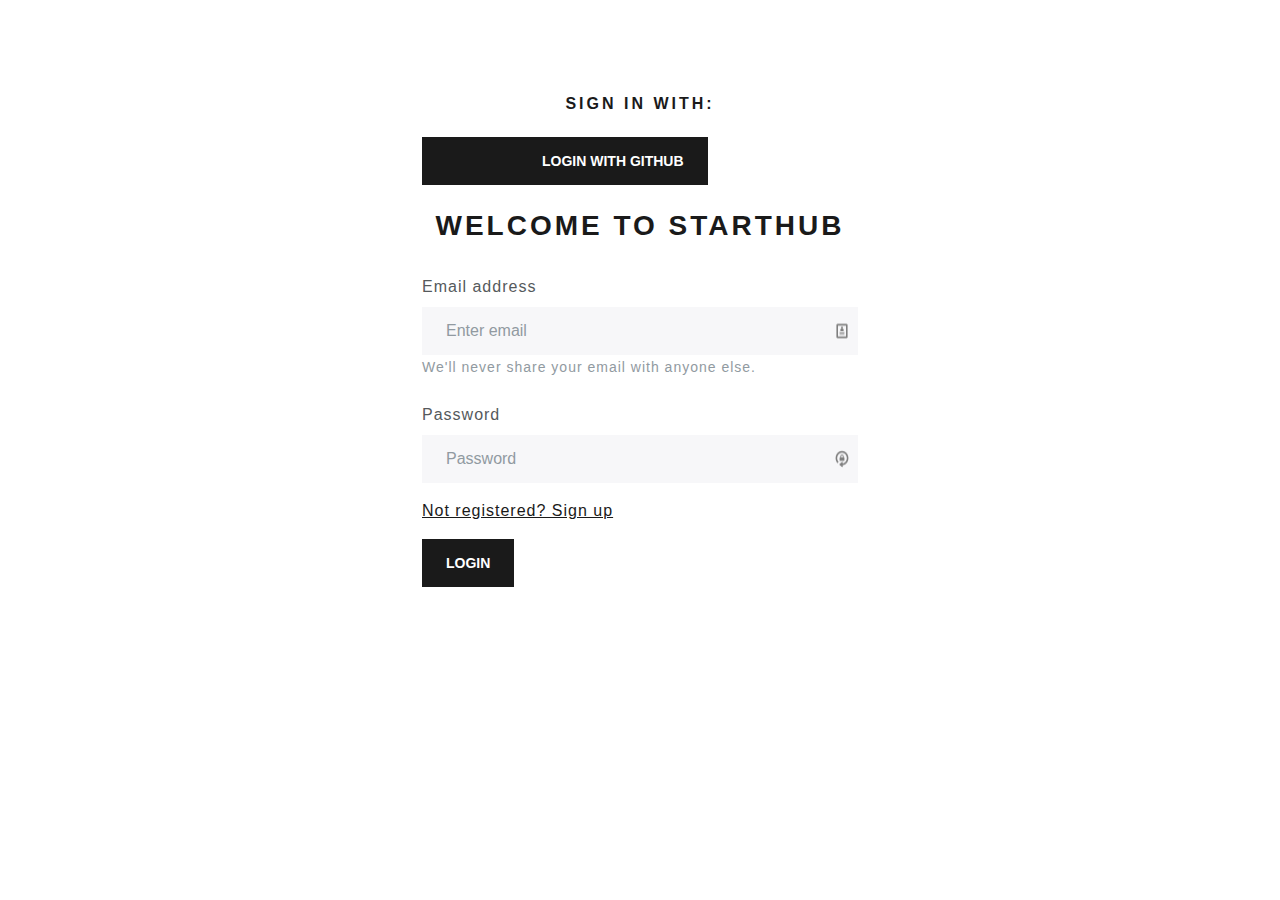
<file: login/login.html>
<!DOCTYPE html>
<html lang="en">
<head>
    <meta charset="UTF-8">
    <meta http-equiv="X-UA-Compatible" content="IE=edge">
    <meta name="google-signin-client_id" content="561394349930-sg3q8cqbseco8i6nm11c4qkjl0jt8apc.apps.googleusercontent.com">
    <meta name="viewport" content="width=device-width, initial-scale=1.0">
    <link rel="stylesheet" href="https://cdnjs.cloudflare.com/ajax/libs/font-awesome/5.15.3/css/all.min.css" integrity="sha512-iBBXm8fW90+nuLcSKlbmrPcLa0OT92xO1BIsZ+ywDWZCvqsWgccV3gFoRBv0z+8dLJgyAHIhR35VZc2oM/gI1w==" crossorigin="anonymous" referrerpolicy="no-referrer" />

    <link rel="stylesheet" href="./style.css">
    
    <title>Login</title>
    <style>
        #form {
            display: none;
        }
    </style>
</head>
<body>

    <div id="form" class="form-group form-container">
        <div class="row">
            <div id='content' class="text-center"></div>
        </div>
        <div class="row">
            <button onclick="signOut()" class="btn btn-primary mt-3">Sign out</button>
        </div>
    </div>
    
    <div id="close" class="form-group form-container">
        <h5 class="form-label mt-4 text-center">Sign In with: </h5>
            <div class="">
                <div class="row">
                    <div class="col">
                        <div id="my-signin2" class="g-signin2" data-width="300" data-height="50" data-longtitle="true" data-onsuccess="onSignIn"></div>
                    </div>
                </div>
                <div class="row">
                    <div class="col">
                        <button class="btn btn-primary mt-3"><i class="fab fa-github mx-5"></i>Login With Github</button>
                    </div>
                </div>
            </div>
        
            <h2 class="text-center form-label mt-4">Welcome to starthub</h2>
            <div class="form-group">
                <label for="exampleInputEmail1" class="form-label mt-4">Email address</label>
                <input type="email" class="form-control" id="exampleInputEmail1" aria-describedby="emailHelp" placeholder="Enter email" style="background-image: url(&quot;[data-uri]&quot;); background-repeat: no-repeat; background-attachment: scroll; background-size: 16px 18px; background-position: 98% 50%; cursor: auto;">
                <small id="emailHelp" class="form-text text-muted">We'll never share your email with anyone else.</small>
            </div>
            <div class="form-group">
                <label for="exampleInputPassword1" class="form-label mt-4">Password</label>
                <input type="password" class="form-control" id="exampleInputPassword1" placeholder="Password" style="background-image: url(&quot;[data-uri]&quot;); background-repeat: no-repeat; background-attachment: scroll; background-size: 16px 18px; background-position: 98% 50%; cursor: auto;">
            </div>
            <div class="form-group center mt-3">
                <a href="./createaccount.html">Not registered? Sign up</a>
            </div>
            <button type="button" class="btn btn-primary mt-3">Login</button>
    </div>

    </body>
      <script src="./log.js"></script>
      <script src="https://apis.google.com/js/platform.js?onload=renderButton" async defer></script>
</body>
</html>
</file>
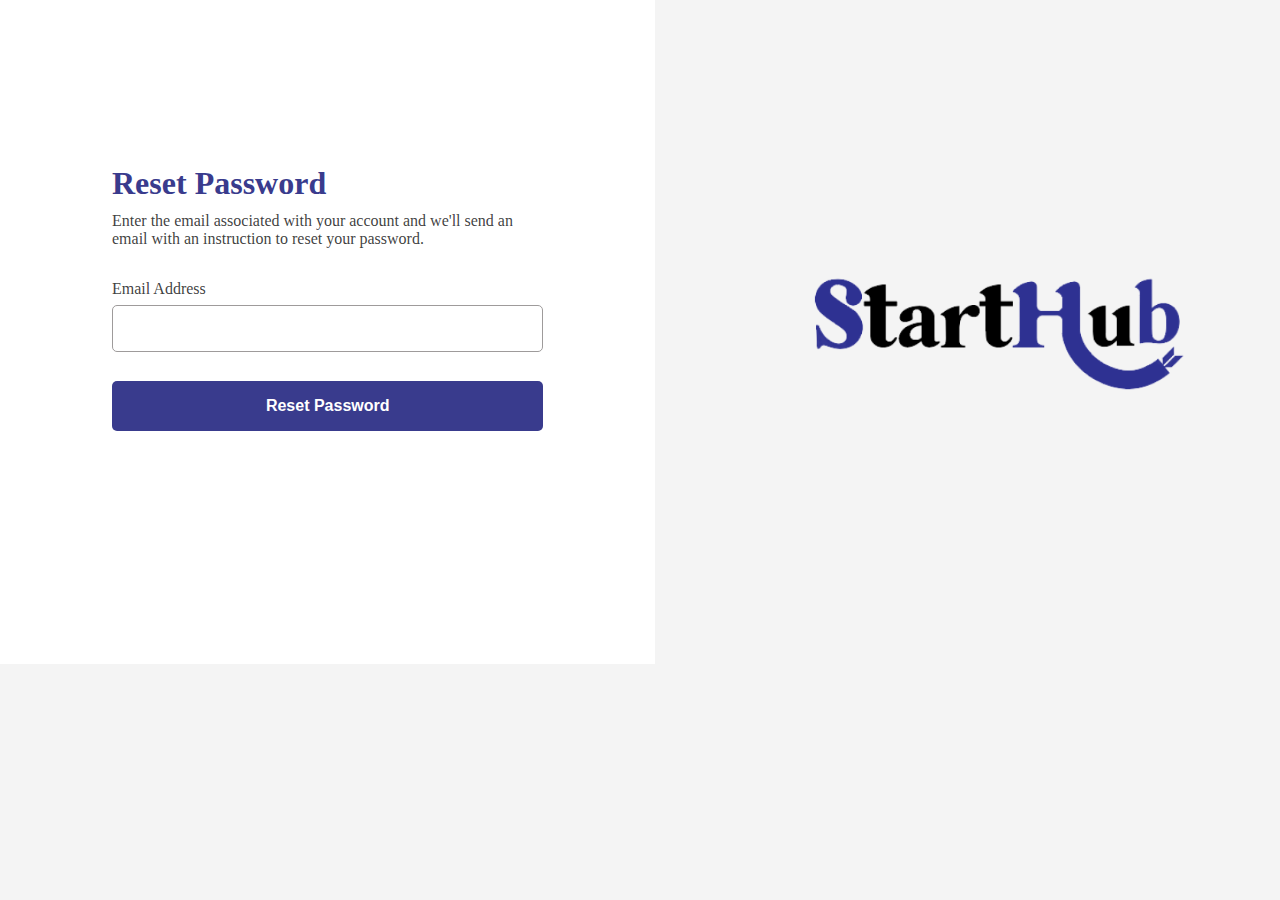
<file: Reset_Password/reset.html>
<!DOCTYPE html>
<html lang="en">

<head>
    <meta charset="UTF-8">
    <meta http-equiv="X-UA-Compatible" content="IE=edge">
    <meta name="viewport" content="width=device-width, initial-scale=1.0">
    <title>Reset Password</title>
    <link rel="stylesheet" href="css/reset.css">
</head>

<body>
    <div class="row">
        <div class="leftside">
            <header>
                <h1>Reset Password</h1>
                <p>Enter the email associated with your account and we'll send an email with an instruction to reset
                    your password.</p>
            </header>
            <form>
                <h4>Email Address</h4>
                <input type="text" required>
                <div class="button"><button type="submit">Reset Password</button></div>
            </form>
        </div>

        <div class="rightside">
            <img src="images/starthub-logo.png" alt="StartHub Logo">
        </div>
    </div>
</body>

</html>
</file>
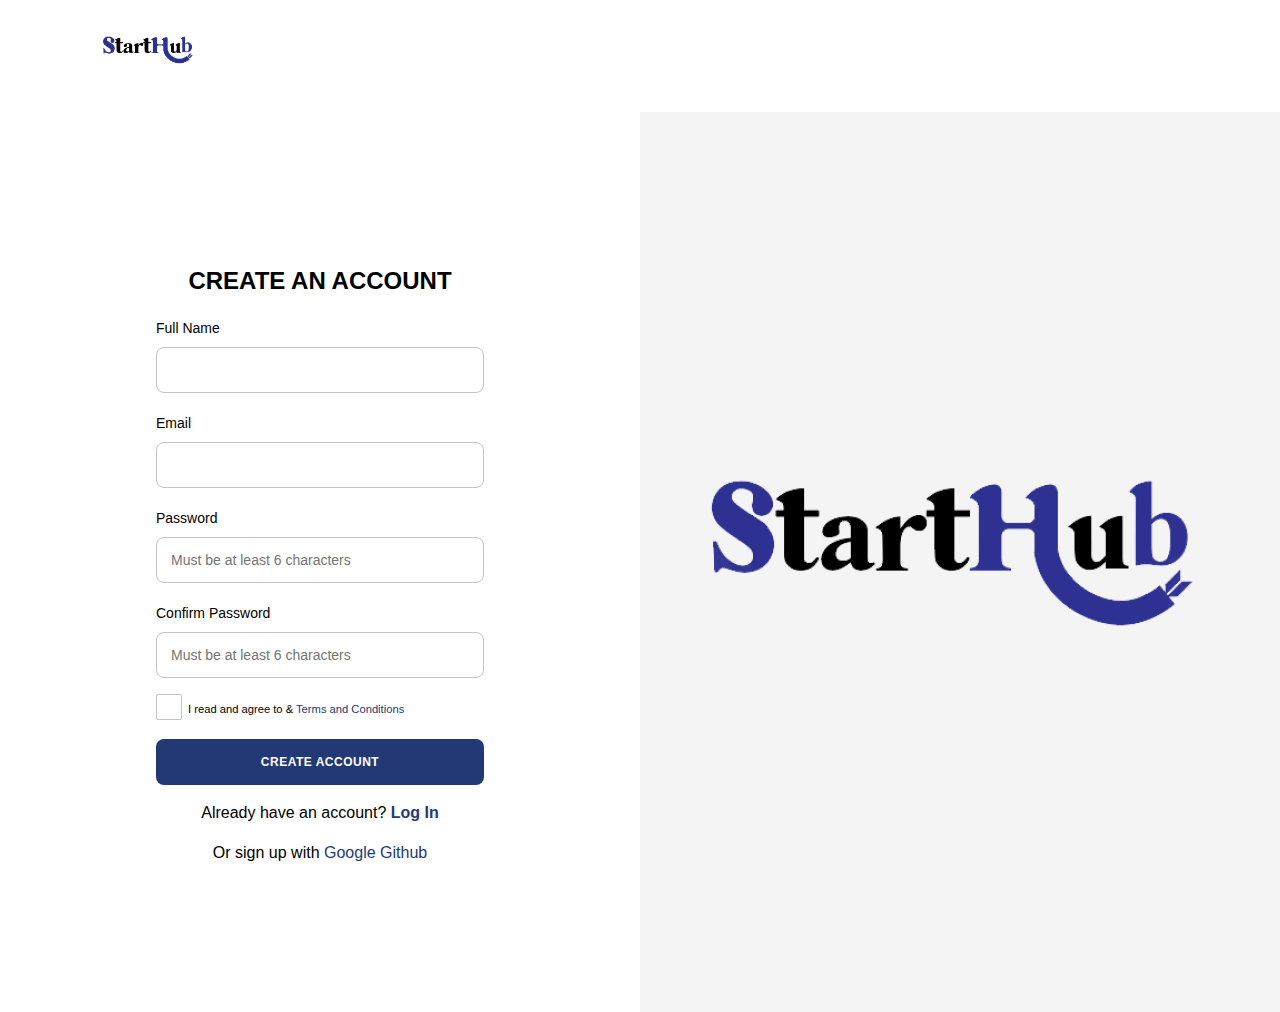
<file: signup/createaccount.html>
<!DOCTYPE html>
<html lang="en">
<head>
    <meta charset="UTF-8">
    <meta http-equiv="X-UA-Compatible" content="IE=edge">
    <meta name="google-signin-client_id" content="561394349930-sg3q8cqbseco8i6nm11c4qkjl0jt8apc.apps.googleusercontent.com">
    <meta name="viewport" content="width=device-width, initial-scale=1.0">
    <link rel="stylesheet" href="https://cdnjs.cloudflare.com/ajax/libs/font-awesome/5.15.3/css/all.min.css" integrity="sha512-iBBXm8fW90+nuLcSKlbmrPcLa0OT92xO1BIsZ+ywDWZCvqsWgccV3gFoRBv0z+8dLJgyAHIhR35VZc2oM/gI1w==" crossorigin="anonymous" referrerpolicy="no-referrer" />
    <link rel="stylesheet" href="./style.css">
    
    <title>Create New Account</title>
</head>
<body>
    <a href="/Landing page/index.html" class="navbar">
        <img src="/img/StartHub logo 2.png" alt="" class="logo">
       </a>
    <div class="split-screen">
      

        <div class="right">
            <form>
                <section class="copy">
                    <h2>CREATE AN ACCOUNT</h2>
                </section>
                <div class="input-container name">
                    <label for="fname">Full Name</label>
                    <input id='fname' type="text" name="fname">
                </div>
                <div class="input-container email">
                    <label for="email">Email</label>
                    <input id='email' type="email" name="email">
                </div>
                <div class="input-container password">
                    <label for="password">Password</label>
                    <input id='password' placeholder="Must be at least 6 characters" type="password" name="password">
                    <i class="far fa-eye-slash"></i>
                </div>
                <div class="input-container password">
                    <label for="password">Confirm Password</label>
                    <input id='password' placeholder="Must be at least 6 characters" type="password" name="password">
                    <i class="far fa-eye-slash"></i>
                </div>
                <div class="input-container cta">
                    <label class="checkbox-container">
                        <input type="checkbox">
                        <span class="checkmark"></span>
                        <section class="copy-legal">
                            <p><span class="small">I read and agree to &amp; <a href="#">Terms and Conditions</a></span></p>
                        </section>
                    </label>
                </div>
    
                <button class="signup-btn" type="submit">Create Account</button>
                <div class="login-container">
                    <p>Already have an account? <a href="/Login/login.html"><strong>Log In</strong></a></p>
                </div>
                <div class="login-container">
                    <p>Or sign up with <a href="/"><i class="fab fa-google"></i> Google</a>  <a href="/"><i class="fab fa-github"></i> Github</a></p>
                </div>
            </form>
        </div>

        <div class="left">
            <section class="copy">
                <img src="./starthub-logo.png" alt="" srcset="">
            </section>
           </div>
    </div>
    
   
    </body>
      <script src="./log.js"></script>
      <script src="https://apis.google.com/js/platform.js?onload=renderButton" async defer></script>
</body>
</html>
</file>
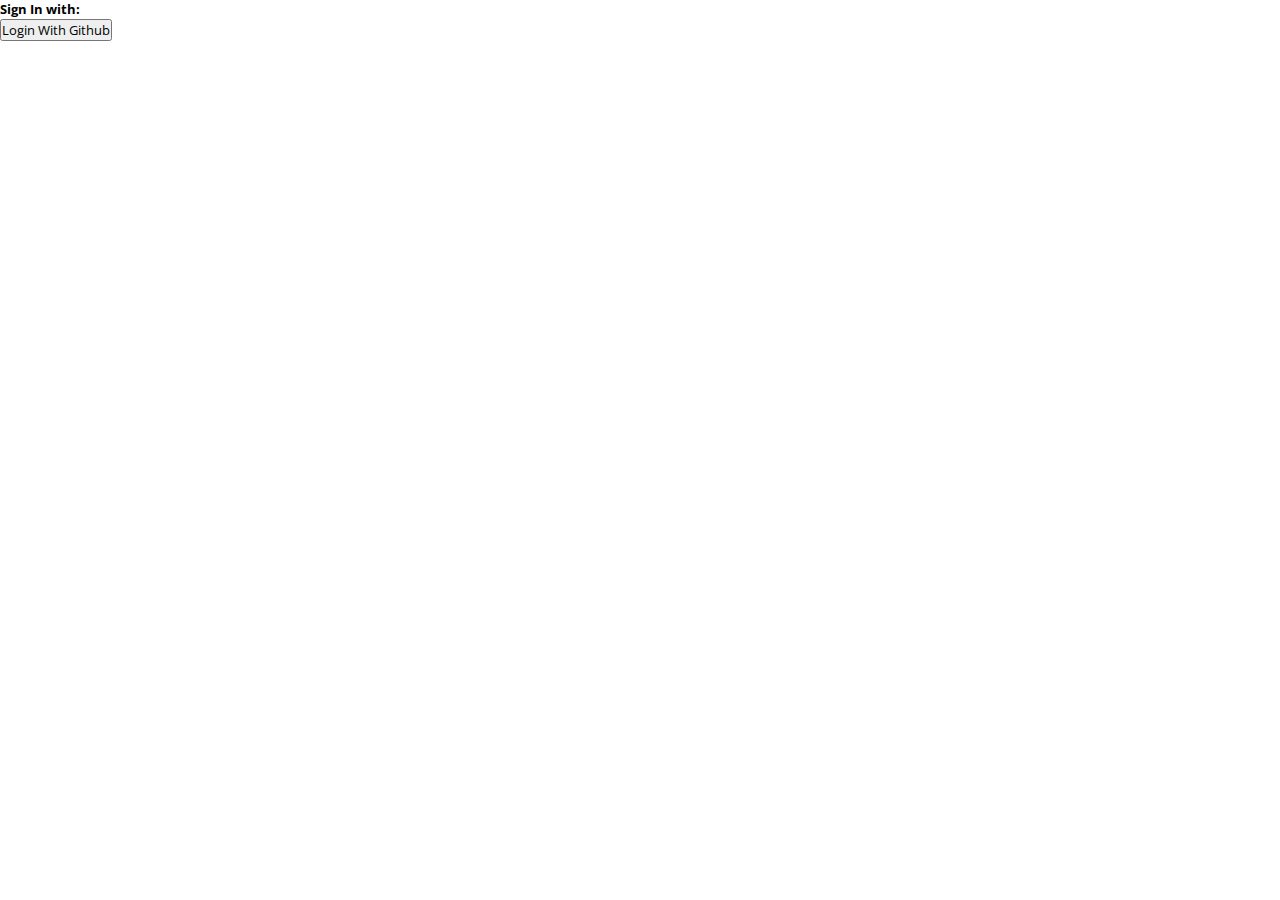
<file: signup/login.html>
<!DOCTYPE html>
<html lang="en">
<head>
    <meta charset="UTF-8">
    <meta http-equiv="X-UA-Compatible" content="IE=edge">
    <meta name="google-signin-client_id" content="561394349930-sg3q8cqbseco8i6nm11c4qkjl0jt8apc.apps.googleusercontent.com">
    <meta name="viewport" content="width=device-width, initial-scale=1.0">
    <link rel="stylesheet" href="https://cdnjs.cloudflare.com/ajax/libs/font-awesome/5.15.3/css/all.min.css" integrity="sha512-iBBXm8fW90+nuLcSKlbmrPcLa0OT92xO1BIsZ+ywDWZCvqsWgccV3gFoRBv0z+8dLJgyAHIhR35VZc2oM/gI1w==" crossorigin="anonymous" referrerpolicy="no-referrer" />

    <link rel="stylesheet" href="../assets/style.css">
    
    <title>Login</title>
    <style>
        #form {
            display: none;
        }
    </style>
</head>
<body>

    <div id="form" class="form-group form-container">
        <div class="row">
            <div id='content' class="text-center"></div>
        </div>
        <div class="row">
            <button onclick="signOut()" class="btn btn-primary mt-3">Sign out</button>
        </div>
    </div>
    
    <div id="close" class="form-group form-container">
        <h5 class="form-label mt-4 text-center">Sign In with: </h5>
            <div class="">
                <div class="row">
                    <div class="col">
                        <div id="my-signin2" class="g-signin2" data-width="300" data-height="50" data-longtitle="true" data-onsuccess="onSignIn"></div>
                    </div>
                </div>
                <div class="row">
                    <div class="col">
                        <button class="btn btn-primary mt-3"><i class="fab fa-github mx-5"></i>Login With Github</button>
                    </div>
                </div>
            </div>
        
    </div>

    </body>
      <script src="./log.js"></script>
      <script src="https://apis.google.com/js/platform.js?onload=renderButton" async defer></script>
</body>
</html>
</file>
<file: assets/style.css>
@import url('https://fonts.googleapis.com/css2?family=Open+Sans:wght@300&display=swap');

*{
    margin: 0;
    padding:0;
    box-sizing: border-box;
    font-family: -apple-system, BlinkMacSystemFont, 'Segoe UI', Roboto, Oxygen, Ubuntu, Cantarell, 'Open Sans', 'Helvetica Neue', sans-serif ;
    
}


.navbar{
    display: flex;
    background-color:white;
    justify-content:space-around;
    padding: 2rem 3rem;
    margin: 10px;
}
.navbar img{
    height: 60px;
    margin-left: 1em;
    margin-top: 1em;
}
/* div.nav-btn{
} */
span{
    margin-left: 40em;
    font-family: open sans-serif;
    }

span{
    margin-right: 10px;
}

.nav-btn a{
    background:#363A99;;
    text-decoration: none;
    color: white;
    font-size: 0.9rem;
    padding: 8px 10px;
    border-radius: 20px;
    font-family: open sans-serif;
    margin-right: 70px;
   
}



h2{
    text-align: center;
    color: #363A99;
    font-weight: 400;
    font-size:25px;
    margin-left: 30%;
    margin-right:30%;
    letter-spacing: 3px;
    font-family: open sans-serif;
}

@media screen and (max-width:768px){
  .navbar{
    display: flex;
    
}
    .nav-btn{
      
     margin-right:50px;
     
     }
    
     .navbar img{
      height: 40px;
  }
    h2{
      letter-spacing:0;
      font-size:20px;
    }
}
form.search-btn input {
    position: relative;
    display: block;
    width: 50%;
    padding: 0.7em;
    border-radius: 30px;
    margin:0 auto;
    margin-top: 1em;
    border-width: 1px;
    border-color: #363A99;
    outline: none;
}

.bi-search{
    position: relative;
    left:390px;
    bottom: 33px;
    margin-bottom: 10px;
    color: #363A99;
    font-size: 24px;
}

form.search-btn button{
    position: relative;
    border: none;
    background:#363A99;
    color: white;
    width: 8%;
    left: 65.3%;
    bottom: 38px;
    padding: 12px;
    border-radius: 20px;
    font-size: 18x;
}

.filter-btn{
    text-align: center;
    margin-top: 5px;
}

.btn-content{
    background-color: white;
    padding: 8px;
    cursor: pointer;
    border-radius: 20px;
    border-width: 1px;
}


.btn-content{
    color:#363A99;
    border-color:#363A99;
}
.btn-content:hover {
    background-color:#363A99;
    color: white;
}

.illustrator{
    display: block;
  margin-left: auto;
  margin-right: auto;
  height: 250px;
}

.search-field{
	display: flex;
	justify-content: center;
	align-items: center;
  margin: 15px 0 15px 0;
}


.box{
	width: 50%;
	height: 20px;	
	border-radius: 30px;
    border: 1px solid blue;
	display: flex;
	align-items: center;
	padding: 20px;
}

.box > i {
	font-size: 20px;
	color: #363A99;
}

.box > input{
	flex: 1;
	height: 40px;
	border: none;
	outline: none;
	font-size: 18px;
	padding-left: 10px;
}


.search-btn {
    position: relative;
    border: none;
    background:#363A99;
    color: white;
    width: 90px;
    padding: 10px;
    border-radius:25px;
    font-size: 17px;
    left: 20px;
    font-family: open sans-serif;
}
    

@media screen and (max-width:400px){
  .search-btn {
    width: 60px; 
    left: -50px;
  }
}



.project{
  display: flex;
  justify-content: center;
  align-items: center;
  height: 100px;
}
.pro{
    position: absolute;
    font-size: 20px;
    color: #FFFFFF;
    background-color: #363A99;
    border:1px solid #363A99;
    border-radius: 35px;
    padding: 10px;
    text-align: center;
    font-family: open sans-serif;
}


.image-list-small {
  font-family: Arial, Helvetica, sans-serif;
  margin: 0 auto;
  text-align: center; 
  padding: 0;
}

.image-list-small li {
  display: inline-block;
  width: 350px;
  margin: 10px 12px 30px;
}


/* Photo */

.image-list-small li > a {
  display: block;
  text-decoration: none;
  background-size: cover;
  background-repeat: no-repeat;
  height: 270px;
  margin: 0;
  padding: 0;
  transition: .25s;
}
.image-list-small li > a:hover{
    transform: scale(1.1);
    transition: .25s
}

.image-list-small .details {
  margin-top: 13px;
  text-align: left;
}


/* Title */

.image-list-small .details h3 {
  display: block;
  font-size: 14px;
  margin: 0 0 3px 0;
  white-space: nowrap;
  text-overflow: ellipsis;
  font-family: open sans-serif;
}

.image-list-small .details h3 a {
  color: #303030;
  text-decoration: none;
}

.image-list-small .details .image-author {
  display: block;
  color: #0e0c0c;
  font-size: 16px;
  font-weight: normal;
  margin: 0;
  font-family: open sans-serif;

}


@media screen and (max-width:768px){
  .image-list-small {
    font-family: Arial, Helvetica, sans-serif;
    margin: 0 auto;
    text-align: center; 
    padding: 0;
  }


  .image-list-small li {
    display: inline-block;
    flex-wrap: wrap;
  }
}

.project-container{
  margin-top: 40px;
}

.project-btn{
  background-color: white;
  padding: 8px;
  cursor: pointer;
  border-radius: 20px;
  border-width: 1px;
  color:#363A99;
  border-color:#363A99;
  margin: 5px 7px 5px;
  font-family: open sans-serif;
}

.project-btn:hover{
  background-color:#363A99;
  color: white;
}

@media screen and (max-width:768px){
  .pro{
    padding: 4px;
    border-radius: 20px;
    border-width: 1px;
    font-size: 17px;
  }
}
</file>
<file: Check Mail/style.css>
:root {
    font-size: 100%;
    font-size: 16px;
    line-height: 1.5;
    --primary-blue: #233975;
  }
  
  body {
    padding: 0;
    margin: 0;
    font-family: 'Montserrat', sans-serif;
    font-weight: 500;
  }
 
  .split-screen {
    display: flex;
    flex-direction: column;
  }
  .mail-info{
    margin: 0 auto;
  }
  .mail-logo{
    text-align: center;
  }

  .mail-logo img{
   text-align: center;
  }
  .info{
    margin: 0 auto;
  }
  h2{
    font-family: open sans-serif;
    color: #233975;
    text-align: center;
    font-size: 30px;
    margin-left: 20px;
  }

  p{
    text-align: center;
    font-family: open sans-serif;
  }
  .mail-btn{
    width: 100%;
    margin: 0 auto;
  }
  .open-mail{
    margin-top: 40px;
    width: 100%;
    background:#363A99;;
    text-decoration: none;
    color: white;
    font-size: 0.9rem;
    padding: 20px 60px;
    font-family: open sans-serif;
    text-align: center;
    border: none;
    outline: none;
  }

  .footer{
    margin-top: 40px;
  }

.footer a{
  text-decoration: none;
}
  .left {
    height: 200px;
  }
  .left, .right {
    display: flex;
    justify-content: center;
    align-items: center;
  }
  .left {
    background: rgba(229, 229, 229, 0.41);
    background-size: cover;
  }
  
  .left .copy {
    color: white;
    text-align: center;
    -webkit-font-smoothing: antialiased;
    -moz-osx-font-smoothing: grayscale;
  }
  
  .left p {
    font-weight: 400;
  }
 
  
  /* Media Queries */
  @media screen and (min-width: 900px) {
    .split-screen {
      flex-direction: row;
      height: 100vh;
    }
    .left, .right {
      display: flex;
      width: 50%;
      height: auto;
    }
  }
</file>
<file: Landing page/assets/style.css>
@import url('https://fonts.googleapis.com/css2?family=Open+Sans:wght@300&display=swap');

*{
    margin: 0;
    padding:0;
    box-sizing: border-box;
    font-family: -apple-system, BlinkMacSystemFont, 'Segoe UI', Roboto, Oxygen, Ubuntu, Cantarell, 'Open Sans', 'Helvetica Neue', sans-serif ;
    
}

nav {
  display: flex;
  justify-content: space-between;
  align-items: center;
  padding: 16px;
}

span a{
  background:#363A99;;
  text-decoration: none;
  color: white;
  font-size: 0.9rem;
  padding: 8px 10px;
  border-radius: 20px;
  font-family: open sans-serif;
  padding-right: 15px;
}
h2{
    text-align: center;
    color: #363A99;
    font-weight: 400;
    font-size:30px;
    font-weight: 900;
    font-size: 2.5rem;
}

.art {
  text-align: center;
}

@media screen and (max-width:768px){
    
     span a{
       margin-left: 0;
        font-size: 0.6rem;
    }
     h2{
      letter-spacing:0;
      font-size:1.5rem;
      font-style: open sans-serif;
    }
    input{
      width: 30%;
    }
    form.search-btn button{
      position: relative;
      width: 5%;
      padding: 5px;
    }
}

form.search-btn input {
    position: relative;
    display: block;
    width: 50%;
    padding: 0.7em;
    border-radius: 30px;
    margin:0 auto;
    margin-top: 1em;
    border-width: 1px;
    border-color: #363A99;
    outline: none;
}

/* .bi-search{
    position: relative;
    left:390px;
    bottom: 33px;
    margin-bottom: 10px;
    color: #363A99;
    font-size: 24px;
} */

form.search-btn button{
    position: relative;
    border: none;
    background:#363A99;
    color: white;
    width: 8%;
    left: 65.3%;
    bottom: 38px;
    padding: 12px;
    border-radius: 20px;
    font-size: 18x;
}
.filter-btn{
    text-align: center;
    margin-top: 5px;
    padding: 10px;
}
.btn-content{
    background-color: white;
    padding: 8px;
    cursor: pointer;
    border-radius: 20px;
    border-width: 1px;
    font-size: 14px;
}
.btn-content{
    color:#363A99;
    border-color:#363A99;
}
.btn-content:hover {
    background-color:#363A99;
    color: white;
}
.illustrator{
    display: block;
  margin-left: auto;
  margin-right: auto;
  height: 250px;
}

.search-field{
	display: flex;
	justify-content: center;
	align-items: center;
  margin: 15px 0 15px 0;
}
.box{
	width: 50%;
	height: 20px;	
	border-radius: 30px;
    border: 1px solid blue;
	display: flex;
	align-items: center;
	padding: 20px;
}
.box > i {
	font-size: 20px;
	color: #363A99;
}
.box > input{
	flex: 1;
	height: 40px;
	border: none;
	outline: none;
	font-size: 18px;
	padding-left: 10px;
}
.search-btn {
    position: relative;
    border: none;
    background:#363A99;
    color: white;
    width: 90px;
    padding: 10px;
    border-radius:25px;
    font-size: 17px;
    left: 20px;
    font-family: open sans-serif;
}
.project{
  display: flex;
  justify-content: center;
  align-items: center;
  height: 100px;
}
.image-list-small {
  font-family: Arial, Helvetica, sans-serif;
  margin: 0 auto;
  text-align: center; 
  padding: 0;
}
.image-list-small li {
  display: inline-block;
  width: 350px;
  margin: 10px 12px 30px;
}


/* Photo */

.image-list-small li > a {
  display: block;
  text-decoration: none;
  background-size: cover;
  background-repeat: no-repeat;
  height: 270px;
  margin: 0;
  padding: 0;
  transition: .25s;
}
.image-list-small li > a:hover{
    transform: scale(1.1);
    transition: .25s
}
.image-list-small .details {
  margin-top: 13px;
  text-align: left;
}

/* Title */

.image-list-small .details h3 {
  display: block;
  font-size: 14px;
  margin: 0 0 3px 0;
  white-space: nowrap;
  text-overflow: ellipsis;
  font-family: open sans-serif;
}

.image-list-small .details h3 a {
  color: #303030;
  text-decoration: none;
}

.image-list-small .details .image-author {
  display: block;
  color: #0e0c0c;
  font-size: 16px;
  font-weight: normal;
  margin: 0;
  font-family: open sans-serif;
}
.project-container{
  margin-top: 40px;
}
.project-btn{
  background-color: white;
  padding: 8px;
  cursor: pointer;
  border-radius: 20px;
  border-width: 1px;
  color:#363A99;
  border-color:#363A99;
  margin: 5px 7px 5px;
  font-family: open sans-serif;
}
.project-btn:hover{
  background-color:#363A99;
  color: white;
}
.See-more-btn{
  position: absolute;
  font-size: 20px;
  color: #FFFFFF;
  background-color: #363A99;
  border:1px solid #363A99;
  border-radius: 35px;
  padding: 10px;
  text-align: center;
  font-family: open sans-serif;
}

@media screen and (max-width:768px){
  .image-list-small {
    font-family:  open sans-serif;
    /* margin-right: 300px; */

  }.image-list-small li {
    display: inline-block;
    flex-wrap: wrap;
  }.See-more-btn{
    padding: 4px;
    border-radius: 20px;
    border-width: 1px;
    font-size: 17px;
  }
  .project-container{
    /* margin-left: 200px; */
  }
}


 @media screen and (max-width:650px){
  .search-field{
  }
  .search-btn {
    width: 65px;
    padding: 12px;
    border-radius:25px;
    left: 100px;
}
.filter-btn{
  width: 100%;

}
  .image-list-small {
    text-align: center;
  max-width: 640px;
  padding: 0; 
  }
  .project-container{

  }
  .image-list-small li{
    display: inline-block;
    width: 250px;
    margin: 0 12px 30px;
  }
  .image-list-small li > a {
    display: block;
    height: 187px;
    margin: 0;
    padding: 0;
    transition: .25s;
  } 
  .illustrator{
    display: block;
  margin-left: auto;
  margin-right: auto;
  height: 250px;
}.illustrator{
  display: block;
  margin-left: 60px;
  height: 250px;
}
}
</file>
<file: Login/style.css>
* {
    box-sizing: border-box;
}

body {
    margin: 0;
    background-color: rgba(229, 229, 229, 0.41);
}

header {
    max-width: 1000px;
}

.row {
    display: flex;
}

.leftside {
    background-color: #FFF;;
    padding: 5.4em 8em;
}

.rightside {
    text-align: center;
    padding-top: 17em;
}

.logo {
    margin-left: 4.8em;
}

.logo img {
    width: 80%;
}

h1 {
    color: #393B8D;
    margin-bottom: -.2em;
}

.intro span {
    font-weight: bold;
}

.intro p {
    padding-bottom: 1em;
}

.intro--content {
    width: 135%;
}

@media screen and (max-width: 1000px) {
    .leftside {
        padding: 5.4em 8em 0 5em;
    }

    .logo {
        margin-left: 2em;
    }
}

@media screen and (max-width: 900px) {
    h1 {
        font-size: 1.8rem;
    }
}

@media screen and (max-width: 768px) {
    h1 {
        font-size: 1.5rem;
    }
}

@media screen and (max-width: 680px) {
    h1 {
        font-size: 1.3rem;
    }
}

h4 {
    font-weight: 100;
    color: #000000c5;
}

.details {
    display: flex;
    flex-direction: column;
    margin-bottom: -1em;
}

.details__input {
    width: 100%;
    margin-bottom: 2em;
    padding: 1em;
    border: 1px solid #9e9b9b;
    border-radius: 5px;
    outline: none;
    font-size: .9rem;
}

.details__input:hover, 
.details__input:focus {
    border-left: 3px solid #393B8D;
}

::placeholder {
    color: #0000009C;
}

.password {
    display: flex;
    justify-content: space-between;
    width: 95%;
    padding-bottom: 1em;
}

.password span {
    font-weight: 100;
    color: #000000c5;
}

.password a {
    margin-top: 1px;
}

button {
    background-color: #393B8D;
    color: #FFF;
    width: 100%;
    padding: 1em;
    outline: none;
    border: transparent;
    border-radius: 5px;
    cursor: pointer;
    font-size: 1rem;
    font-weight: bold;
    margin-bottom: .5em;
}

button:hover {
    background-color: #32347e;
}

button:focus {
    border: 2px solid #5155d1;
}

@media screen and (max-width: 1000px) {
    .details__input {
        width: 120%;
    }

    ::placeholder {
        font-size: .85rem;
    }

    .password {
        width: 117%;
    }

    button {
        width: 120%;
    }
}

@media screen and (max-width: 680px) {
    .details__input {
        width: 145%;
    }

    ::placeholder {
        font-size: .84rem;
    }

    button {
        width: 145%;
    }
}

.account_login {
    margin-top: 16px;
}

.fa-google {
    background: conic-gradient(from -45deg, #ea4335 110deg, #4285f4 90deg 180deg, #34a853 180deg 270deg, #fbbc05 270deg) 73% 55%/150% 150% no-repeat;
    -webkit-background-clip: text;
    background-clip: text;
    color: transparent;
    -webkit-text-fill-color: transparent;
}

.text-color {
    color: #000000c5;
}

@media screen and (max-width: 812px) {
    .account {
        width: 140%;
    }
}

@media screen and (max-width: 680px) {
    .account {
        width: 150%;
    }
}

@media screen and (max-width: 620px) {
    .rightside {
        display: none;
    }
    body {
        background: #FFF;
    }
    .intro--content {
        width: 120%;
    }
    .leftside {
        width: 100%;
        margin: 0 auto;
        padding-bottom: 3em;
    }
    h1 {
        font-size: 2rem;
    }
    .details__input {
        width: 100%;
    }
    .password {
        width: 98%;
    }
    button {
        width: 100%;
    }
    .account {
        width: 100%;
    }
}

@media screen and (max-width: 462px) {
    h1 {
        font-size: 1.5rem;
    }
    .details__input {
        width: 120%;
    }
    .password {
        width: 117%;
    }
    button {
        width: 120%;
    }
    .account {
        width: 120%;
    }
}
@media screen and (max-width: 402px) {
    h1 {
        font-size: 1.2rem;
    }
    .details__input {
        width: 130%;
    }
    .password {
        width: 127%;
    }
    button {
        width: 130%;
    }
    .account {
        width: 145%;
    }
}
@media screen and (max-width: 402px) {
    .account {
        width: 155%;
    }
}
@media screen and (max-width: 358px) {
    .account {
        width: 145%;
        display: flex;
        flex-direction: column;
    }
    .account p {
        margin-bottom: -3px;
    }
}
@media screen and (max-width: 320px) {
    h1 {
        font-size: 2rem;
    }
    .details__input {
        width: 170%;
    }
    .password {
        width: 167%;
    }
    button {
        width: 170%;
    }
    .account {
        width: 145%;
    }
}
</file>
<file: Product Detail/css/styles.css>
@import url('https://fonts.googleapis.com/css2?family=Roboto:wght@300;400;500;700&display=swap');

html, * {
    margin: 0;
    padding: 0;
    box-sizing: border-box;
}

body {
    font-family: 'Roboto', sans-serif;
    border-right: 5vw solid #2E3192;
    /* background-color: blue; */
}

main {
    background-color: white;
}

h4 {
    margin-top: 55px !important;
}

header, footer {
    /* margin: auto 35px; */
    /* padding: 25px; */
    background-color: #2E3192;
}

.navbar-brand {
    margin-left: -22px;
    margin-top: -13px;
    margin-bottom: -13px;
}

.nav-link {
    color: white !important;
    font-size: 20px !important;
}

nav a {
    text-decoration: none;
    color: #737A82;
}

nav ul li {
    margin-right: 20px;
    /* font-size: 1.3rem; */
    text-align: center;
}

main {
    display: grid;
    grid-template-columns: 40% 60%;
    gap: 2rem;
}

section {
    padding: 1rem;
}

img {
    max-width: 100%;
  height: auto;
}

.first-section {
    text-align: center;
    margin: 12px;
}

.first-section-div p:nth-child(2) {
    font-family: Open Sans;
font-weight: bold;
font-size: 50px;
text-align: center;
color: #363A99;
}

.first-section-div p:nth-child(3) {
    font-family: Roboto;
font-weight: 500;
font-size: 35px;
line-height: 41px;
}

.first-section-div p:nth-child(5) {
    font-family: Roboto;
font-weight: bold;
font-size: 30px;
line-height: 35px;
margin-top: 100px;
}




.second-section h3, .second-section h4 {
    text-align: center;
    margin: 20px;
}

.social {
    display: flex;
    justify-content: space-evenly;
    margin: 30px;
    align-items: center;
}

.social p {
    font-family: Open Sans;
font-style: normal;
font-weight: bold;
font-size: 24px;
line-height: 33px;
}

footer {
    /* height: %; */
}

footer div {
    width: 213px;
    height: 35px;
    background-color: white;
}


@media only screen and (max-width: 700px) {
    main {
        display: grid;
        grid-template-columns: 100%;
        gap: 2rem;
    }
}
</file>
<file: login/style.css>
.form-container {
  max-width: 500px;
  margin: 2rem auto;
  overflow: hidden;
  padding: 0 2rem;
  margin-top: 70px;
}

@import url(https://fonts.googleapis.com/css2?family=Nunito+Sans:wght@400;600&display=swap);
:root {
  --bs-blue: #007bff;
  --bs-indigo: #6610f2;
  --bs-purple: #6f42c1;
  --bs-pink: #e83e8c;
  --bs-red: #d9534f;
  --bs-orange: #fd7e14;
  --bs-yellow: #f0ad4e;
  --bs-green: #4bbf73;
  --bs-teal: #20c997;
  --bs-cyan: #1f9bcf;
  --bs-white: #fff;
  --bs-gray: #919aa1;
  --bs-gray-dark: #343a40;
  --bs-primary: #1a1a1a;
  --bs-secondary: #fff;
  --bs-success: #4bbf73;
  --bs-info: #1f9bcf;
  --bs-warning: #f0ad4e;
  --bs-danger: #d9534f;
  --bs-light: #fff;
  --bs-dark: #343a40;
  --bs-font-sans-serif: "Nunito Sans", -apple-system, BlinkMacSystemFont,
    "Segoe UI", Roboto, "Helvetica Neue", Arial, sans-serif, "Apple Color Emoji",
    "Segoe UI Emoji", "Segoe UI Symbol";
  --bs-font-monospace: SFMono-Regular, Menlo, Monaco, Consolas,
    "Liberation Mono", "Courier New", monospace;
  --bs-gradient: linear-gradient(
    180deg,
    rgba(255, 255, 255, 0.15),
    rgba(255, 255, 255, 0)
  );
}
*,
::after,
::before {
  box-sizing: border-box;
}
@media (prefers-reduced-motion: no-preference) {
  :root {
    scroll-behavior: smooth;
  }
}
body {
  margin: 0;
  font-family: var(--bs-font-sans-serif);
  font-size: 1rem;
  font-weight: 400;
  line-height: 1.5;
  color: #55595c;
  background-color: #fff;
  -webkit-text-size-adjust: 100%;
  -webkit-tap-highlight-color: transparent;
}
hr {
  margin: 1rem 0;
  color: inherit;
  background-color: currentColor;
  border: 0;
  opacity: 0.25;
}
hr:not([size]) {
  height: 1px;
}
.h1,
.h2,
.h3,
.h4,
.h5,
.h6,
h1,
h2,
h3,
h4,
h5,
h6 {
  margin-top: 0;
  margin-bottom: 0.5rem;
  font-weight: 600;
  line-height: 1.2;
  color: #1a1a1a;
}
.h1,
h1 {
  font-size: calc(1.325rem + 0.9vw);
}
@media (min-width: 1200px) {
  .h1,
  h1 {
    font-size: 2rem;
  }
}
.h2,
h2 {
  font-size: calc(1.3rem + 0.6vw);
}
@media (min-width: 1200px) {
  .h2,
  h2 {
    font-size: 1.75rem;
  }
}
.h3,
h3 {
  font-size: calc(1.275rem + 0.3vw);
}
@media (min-width: 1200px) {
  .h3,
  h3 {
    font-size: 1.5rem;
  }
}
.h4,
h4 {
  font-size: 1.25rem;
}
.h5,
h5 {
  font-size: 1rem;
}
.h6,
h6 {
  font-size: 0.75rem;
}
p {
  margin-top: 0;
  margin-bottom: 1rem;
}
abbr[data-bs-original-title],
abbr[title] {
  -webkit-text-decoration: underline dotted;
  text-decoration: underline dotted;
  cursor: help;
  -webkit-text-decoration-skip-ink: none;
  text-decoration-skip-ink: none;
}
address {
  margin-bottom: 1rem;
  font-style: normal;
  line-height: inherit;
}
ol,
ul {
  padding-left: 2rem;
}
dl,
ol,
ul {
  margin-top: 0;
  margin-bottom: 1rem;
}
ol ol,
ol ul,
ul ol,
ul ul {
  margin-bottom: 0;
}
dt {
  font-weight: 700;
}
dd {
  margin-bottom: 0.5rem;
  margin-left: 0;
}
blockquote {
  margin: 0 0 1rem;
}
b,
strong {
  font-weight: bolder;
}
.small,
small {
  font-size: 0.875em;
}
.mark,
mark {
  padding: 0.2em;
  background-color: #fcf8e3;
}
sub,
sup {
  position: relative;
  font-size: 0.75em;
  line-height: 0;
  vertical-align: baseline;
}
sub {
  bottom: -0.25em;
}
sup {
  top: -0.5em;
}
a {
  color: #1a1a1a;
  text-decoration: underline;
}
a:hover {
  color: #151515;
}
a:not([href]):not([class]),
a:not([href]):not([class]):hover {
  color: inherit;
  text-decoration: none;
}
code,
kbd,
pre,
samp {
  font-family: var(--bs-font-monospace);
  font-size: 1em;
  direction: ltr;
  unicode-bidi: bidi-override;
}
pre {
  display: block;
  margin-top: 0;
  margin-bottom: 1rem;
  overflow: auto;
  font-size: 0.875em;
}
pre code {
  font-size: inherit;
  color: inherit;
  word-break: normal;
}
code {
  font-size: 0.875em;
  color: #e83e8c;
  word-wrap: break-word;
}
a > code {
  color: inherit;
}
kbd {
  padding: 0.2rem 0.4rem;
  font-size: 0.875em;
  color: #fff;
  background-color: #1a1a1a;
}
kbd kbd {
  padding: 0;
  font-size: 1em;
  font-weight: 700;
}
figure {
  margin: 0 0 1rem;
}
img,
svg {
  vertical-align: middle;
}
table {
  caption-side: bottom;
  border-collapse: collapse;
}
caption {
  padding-top: 0.5rem;
  padding-bottom: 0.5rem;
  color: #919aa1;
  text-align: left;
}
th {
  text-align: inherit;
  text-align: -webkit-match-parent;
}
tbody,
td,
tfoot,
th,
thead,
tr {
  border-color: inherit;
  border-style: solid;
  border-width: 0;
}
label {
  display: inline-block;
}
button {
  border-radius: 0;
}
button:focus:not(:focus-visible) {
  outline: 0;
}
button,
input,
optgroup,
select,
textarea {
  margin: 0;
  font-family: inherit;
  font-size: inherit;
  line-height: inherit;
}
button,
select {
  text-transform: none;
}
[role="button"] {
  cursor: pointer;
}
select {
  word-wrap: normal;
}
select:disabled {
  opacity: 1;
}
[list]::-webkit-calendar-picker-indicator {
  display: none;
}
[type="button"],
[type="reset"],
[type="submit"],
button {
  -webkit-appearance: button;
}
[type="button"]:not(:disabled),
[type="reset"]:not(:disabled),
[type="submit"]:not(:disabled),
button:not(:disabled) {
  cursor: pointer;
}
::-moz-focus-inner {
  padding: 0;
  border-style: none;
}
textarea {
  resize: vertical;
}
fieldset {
  min-width: 0;
  padding: 0;
  margin: 0;
  border: 0;
}
legend {
  float: left;
  width: 100%;
  padding: 0;
  margin-bottom: 0.5rem;
  font-size: calc(1.275rem + 0.3vw);
  line-height: inherit;
}
@media (min-width: 1200px) {
  legend {
    font-size: 1.5rem;
  }
}
legend + * {
  clear: left;
}
::-webkit-datetime-edit-day-field,
::-webkit-datetime-edit-fields-wrapper,
::-webkit-datetime-edit-hour-field,
::-webkit-datetime-edit-minute,
::-webkit-datetime-edit-month-field,
::-webkit-datetime-edit-text,
::-webkit-datetime-edit-year-field {
  padding: 0;
}
::-webkit-inner-spin-button {
  height: auto;
}
[type="search"] {
  outline-offset: -2px;
  -webkit-appearance: textfield;
}
::-webkit-search-decoration {
  -webkit-appearance: none;
}
::-webkit-color-swatch-wrapper {
  padding: 0;
}
::file-selector-button {
  font: inherit;
}
::-webkit-file-upload-button {
  font: inherit;
  -webkit-appearance: button;
}
output {
  display: inline-block;
}
iframe {
  border: 0;
}
summary {
  display: list-item;
  cursor: pointer;
}
progress {
  vertical-align: baseline;
}
[hidden] {
  display: none !important;
}
.lead {
  font-size: 1.25rem;
  font-weight: 300;
}
.display-1 {
  font-size: calc(1.625rem + 4.5vw);
  font-weight: 300;
  line-height: 1.2;
}
@media (min-width: 1200px) {
  .display-1 {
    font-size: 5rem;
  }
}
.display-2 {
  font-size: calc(1.575rem + 3.9vw);
  font-weight: 300;
  line-height: 1.2;
}
@media (min-width: 1200px) {
  .display-2 {
    font-size: 4.5rem;
  }
}
.display-3 {
  font-size: calc(1.525rem + 3.3vw);
  font-weight: 300;
  line-height: 1.2;
}
@media (min-width: 1200px) {
  .display-3 {
    font-size: 4rem;
  }
}
.display-4 {
  font-size: calc(1.475rem + 2.7vw);
  font-weight: 300;
  line-height: 1.2;
}
@media (min-width: 1200px) {
  .display-4 {
    font-size: 3.5rem;
  }
}
.display-5 {
  font-size: calc(1.425rem + 2.1vw);
  font-weight: 300;
  line-height: 1.2;
}
@media (min-width: 1200px) {
  .display-5 {
    font-size: 3rem;
  }
}
.display-6 {
  font-size: calc(1.375rem + 1.5vw);
  font-weight: 300;
  line-height: 1.2;
}
@media (min-width: 1200px) {
  .display-6 {
    font-size: 2.5rem;
  }
}
.list-unstyled {
  padding-left: 0;
  list-style: none;
}
.list-inline {
  padding-left: 0;
  list-style: none;
}
.list-inline-item {
  display: inline-block;
}
.list-inline-item:not(:last-child) {
  margin-right: 0.5rem;
}
.initialism {
  font-size: 0.875em;
  text-transform: uppercase;
}
.blockquote {
  margin-bottom: 1rem;
  font-size: 1.25rem;
}
.blockquote > :last-child {
  margin-bottom: 0;
}
.blockquote-footer {
  margin-top: -1rem;
  margin-bottom: 1rem;
  font-size: 0.875em;
  color: #919aa1;
}
.blockquote-footer::before {
  content: "\2014\00A0";
}
.img-fluid {
  max-width: 100%;
  height: auto;
}
.img-thumbnail {
  padding: 0.25rem;
  background-color: #fff;
  border: 1px solid #eceeef;
  max-width: 100%;
  height: auto;
}
.figure {
  display: inline-block;
}
.figure-img {
  margin-bottom: 0.5rem;
  line-height: 1;
}
.figure-caption {
  font-size: 0.875em;
  color: #919aa1;
}
.container,
.container-fluid,
.container-lg,
.container-md,
.container-sm,
.container-xl,
.container-xxl {
  width: 100%;
  padding-right: var(--bs-gutter-x, 0.75rem);
  padding-left: var(--bs-gutter-x, 0.75rem);
  margin-right: auto;
  margin-left: auto;
}
@media (min-width: 576px) {
  .container,
  .container-sm {
    max-width: 540px;
  }
}
@media (min-width: 768px) {
  .container,
  .container-md,
  .container-sm {
    max-width: 720px;
  }
}
@media (min-width: 992px) {
  .container,
  .container-lg,
  .container-md,
  .container-sm {
    max-width: 960px;
  }
}
@media (min-width: 1200px) {
  .container,
  .container-lg,
  .container-md,
  .container-sm,
  .container-xl {
    max-width: 1140px;
  }
}
@media (min-width: 1400px) {
  .container,
  .container-lg,
  .container-md,
  .container-sm,
  .container-xl,
  .container-xxl {
    max-width: 1320px;
  }
}
.row {
  --bs-gutter-x: 1.5rem;
  --bs-gutter-y: 0;
  display: -ms-flexbox;
  display: flex;
  -ms-flex-wrap: wrap;
  flex-wrap: wrap;
  margin-top: calc(var(--bs-gutter-y) * -1);
  margin-right: calc(var(--bs-gutter-x) / -2);
  margin-left: calc(var(--bs-gutter-x) / -2);
}
.row > * {
  -ms-flex-negative: 0;
  flex-shrink: 0;
  width: 100%;
  max-width: 100%;
  padding-right: calc(var(--bs-gutter-x) / 2);
  padding-left: calc(var(--bs-gutter-x) / 2);
  margin-top: var(--bs-gutter-y);
}
.col {
  -ms-flex: 1 0 0%;
  flex: 1 0 0%;
}
.row-cols-auto > * {
  -ms-flex: 0 0 auto;
  flex: 0 0 auto;
  width: auto;
}
.row-cols-1 > * {
  -ms-flex: 0 0 auto;
  flex: 0 0 auto;
  width: 100%;
}
.row-cols-2 > * {
  -ms-flex: 0 0 auto;
  flex: 0 0 auto;
  width: 50%;
}
.row-cols-3 > * {
  -ms-flex: 0 0 auto;
  flex: 0 0 auto;
  width: 33.333333%;
}
.row-cols-4 > * {
  -ms-flex: 0 0 auto;
  flex: 0 0 auto;
  width: 25%;
}
.row-cols-5 > * {
  -ms-flex: 0 0 auto;
  flex: 0 0 auto;
  width: 20%;
}
.row-cols-6 > * {
  -ms-flex: 0 0 auto;
  flex: 0 0 auto;
  width: 16.666667%;
}
.col-auto {
  -ms-flex: 0 0 auto;
  flex: 0 0 auto;
  width: auto;
}
.col-1 {
  -ms-flex: 0 0 auto;
  flex: 0 0 auto;
  width: 8.333333%;
}
.col-2 {
  -ms-flex: 0 0 auto;
  flex: 0 0 auto;
  width: 16.666667%;
}
.col-3 {
  -ms-flex: 0 0 auto;
  flex: 0 0 auto;
  width: 25%;
}
.col-4 {
  -ms-flex: 0 0 auto;
  flex: 0 0 auto;
  width: 33.333333%;
}
.col-5 {
  -ms-flex: 0 0 auto;
  flex: 0 0 auto;
  width: 41.666667%;
}
.col-6 {
  -ms-flex: 0 0 auto;
  flex: 0 0 auto;
  width: 50%;
}
.col-7 {
  -ms-flex: 0 0 auto;
  flex: 0 0 auto;
  width: 58.333333%;
}
.col-8 {
  -ms-flex: 0 0 auto;
  flex: 0 0 auto;
  width: 66.666667%;
}
.col-9 {
  -ms-flex: 0 0 auto;
  flex: 0 0 auto;
  width: 75%;
}
.col-10 {
  -ms-flex: 0 0 auto;
  flex: 0 0 auto;
  width: 83.333333%;
}
.col-11 {
  -ms-flex: 0 0 auto;
  flex: 0 0 auto;
  width: 91.666667%;
}
.col-12 {
  -ms-flex: 0 0 auto;
  flex: 0 0 auto;
  width: 100%;
}
.offset-1 {
  margin-left: 8.333333%;
}
.offset-2 {
  margin-left: 16.666667%;
}
.offset-3 {
  margin-left: 25%;
}
.offset-4 {
  margin-left: 33.333333%;
}
.offset-5 {
  margin-left: 41.666667%;
}
.offset-6 {
  margin-left: 50%;
}
.offset-7 {
  margin-left: 58.333333%;
}
.offset-8 {
  margin-left: 66.666667%;
}
.offset-9 {
  margin-left: 75%;
}
.offset-10 {
  margin-left: 83.333333%;
}
.offset-11 {
  margin-left: 91.666667%;
}
.g-0,
.gx-0 {
  --bs-gutter-x: 0;
}
.g-0,
.gy-0 {
  --bs-gutter-y: 0;
}
.g-1,
.gx-1 {
  --bs-gutter-x: 0.25rem;
}
.g-1,
.gy-1 {
  --bs-gutter-y: 0.25rem;
}
.g-2,
.gx-2 {
  --bs-gutter-x: 0.5rem;
}
.g-2,
.gy-2 {
  --bs-gutter-y: 0.5rem;
}
.g-3,
.gx-3 {
  --bs-gutter-x: 1rem;
}
.g-3,
.gy-3 {
  --bs-gutter-y: 1rem;
}
.g-4,
.gx-4 {
  --bs-gutter-x: 1.5rem;
}
.g-4,
.gy-4 {
  --bs-gutter-y: 1.5rem;
}
.g-5,
.gx-5 {
  --bs-gutter-x: 3rem;
}
.g-5,
.gy-5 {
  --bs-gutter-y: 3rem;
}
@media (min-width: 576px) {
  .col-sm {
    -ms-flex: 1 0 0%;
    flex: 1 0 0%;
  }
  .row-cols-sm-auto > * {
    -ms-flex: 0 0 auto;
    flex: 0 0 auto;
    width: auto;
  }
  .row-cols-sm-1 > * {
    -ms-flex: 0 0 auto;
    flex: 0 0 auto;
    width: 100%;
  }
  .row-cols-sm-2 > * {
    -ms-flex: 0 0 auto;
    flex: 0 0 auto;
    width: 50%;
  }
  .row-cols-sm-3 > * {
    -ms-flex: 0 0 auto;
    flex: 0 0 auto;
    width: 33.333333%;
  }
  .row-cols-sm-4 > * {
    -ms-flex: 0 0 auto;
    flex: 0 0 auto;
    width: 25%;
  }
  .row-cols-sm-5 > * {
    -ms-flex: 0 0 auto;
    flex: 0 0 auto;
    width: 20%;
  }
  .row-cols-sm-6 > * {
    -ms-flex: 0 0 auto;
    flex: 0 0 auto;
    width: 16.666667%;
  }
  .col-sm-auto {
    -ms-flex: 0 0 auto;
    flex: 0 0 auto;
    width: auto;
  }
  .col-sm-1 {
    -ms-flex: 0 0 auto;
    flex: 0 0 auto;
    width: 8.333333%;
  }
  .col-sm-2 {
    -ms-flex: 0 0 auto;
    flex: 0 0 auto;
    width: 16.666667%;
  }
  .col-sm-3 {
    -ms-flex: 0 0 auto;
    flex: 0 0 auto;
    width: 25%;
  }
  .col-sm-4 {
    -ms-flex: 0 0 auto;
    flex: 0 0 auto;
    width: 33.333333%;
  }
  .col-sm-5 {
    -ms-flex: 0 0 auto;
    flex: 0 0 auto;
    width: 41.666667%;
  }
  .col-sm-6 {
    -ms-flex: 0 0 auto;
    flex: 0 0 auto;
    width: 50%;
  }
  .col-sm-7 {
    -ms-flex: 0 0 auto;
    flex: 0 0 auto;
    width: 58.333333%;
  }
  .col-sm-8 {
    -ms-flex: 0 0 auto;
    flex: 0 0 auto;
    width: 66.666667%;
  }
  .col-sm-9 {
    -ms-flex: 0 0 auto;
    flex: 0 0 auto;
    width: 75%;
  }
  .col-sm-10 {
    -ms-flex: 0 0 auto;
    flex: 0 0 auto;
    width: 83.333333%;
  }
  .col-sm-11 {
    -ms-flex: 0 0 auto;
    flex: 0 0 auto;
    width: 91.666667%;
  }
  .col-sm-12 {
    -ms-flex: 0 0 auto;
    flex: 0 0 auto;
    width: 100%;
  }
  .offset-sm-0 {
    margin-left: 0;
  }
  .offset-sm-1 {
    margin-left: 8.333333%;
  }
  .offset-sm-2 {
    margin-left: 16.666667%;
  }
  .offset-sm-3 {
    margin-left: 25%;
  }
  .offset-sm-4 {
    margin-left: 33.333333%;
  }
  .offset-sm-5 {
    margin-left: 41.666667%;
  }
  .offset-sm-6 {
    margin-left: 50%;
  }
  .offset-sm-7 {
    margin-left: 58.333333%;
  }
  .offset-sm-8 {
    margin-left: 66.666667%;
  }
  .offset-sm-9 {
    margin-left: 75%;
  }
  .offset-sm-10 {
    margin-left: 83.333333%;
  }
  .offset-sm-11 {
    margin-left: 91.666667%;
  }
  .g-sm-0,
  .gx-sm-0 {
    --bs-gutter-x: 0;
  }
  .g-sm-0,
  .gy-sm-0 {
    --bs-gutter-y: 0;
  }
  .g-sm-1,
  .gx-sm-1 {
    --bs-gutter-x: 0.25rem;
  }
  .g-sm-1,
  .gy-sm-1 {
    --bs-gutter-y: 0.25rem;
  }
  .g-sm-2,
  .gx-sm-2 {
    --bs-gutter-x: 0.5rem;
  }
  .g-sm-2,
  .gy-sm-2 {
    --bs-gutter-y: 0.5rem;
  }
  .g-sm-3,
  .gx-sm-3 {
    --bs-gutter-x: 1rem;
  }
  .g-sm-3,
  .gy-sm-3 {
    --bs-gutter-y: 1rem;
  }
  .g-sm-4,
  .gx-sm-4 {
    --bs-gutter-x: 1.5rem;
  }
  .g-sm-4,
  .gy-sm-4 {
    --bs-gutter-y: 1.5rem;
  }
  .g-sm-5,
  .gx-sm-5 {
    --bs-gutter-x: 3rem;
  }
  .g-sm-5,
  .gy-sm-5 {
    --bs-gutter-y: 3rem;
  }
}
@media (min-width: 768px) {
  .col-md {
    -ms-flex: 1 0 0%;
    flex: 1 0 0%;
  }
  .row-cols-md-auto > * {
    -ms-flex: 0 0 auto;
    flex: 0 0 auto;
    width: auto;
  }
  .row-cols-md-1 > * {
    -ms-flex: 0 0 auto;
    flex: 0 0 auto;
    width: 100%;
  }
  .row-cols-md-2 > * {
    -ms-flex: 0 0 auto;
    flex: 0 0 auto;
    width: 50%;
  }
  .row-cols-md-3 > * {
    -ms-flex: 0 0 auto;
    flex: 0 0 auto;
    width: 33.333333%;
  }
  .row-cols-md-4 > * {
    -ms-flex: 0 0 auto;
    flex: 0 0 auto;
    width: 25%;
  }
  .row-cols-md-5 > * {
    -ms-flex: 0 0 auto;
    flex: 0 0 auto;
    width: 20%;
  }
  .row-cols-md-6 > * {
    -ms-flex: 0 0 auto;
    flex: 0 0 auto;
    width: 16.666667%;
  }
  .col-md-auto {
    -ms-flex: 0 0 auto;
    flex: 0 0 auto;
    width: auto;
  }
  .col-md-1 {
    -ms-flex: 0 0 auto;
    flex: 0 0 auto;
    width: 8.333333%;
  }
  .col-md-2 {
    -ms-flex: 0 0 auto;
    flex: 0 0 auto;
    width: 16.666667%;
  }
  .col-md-3 {
    -ms-flex: 0 0 auto;
    flex: 0 0 auto;
    width: 25%;
  }
  .col-md-4 {
    -ms-flex: 0 0 auto;
    flex: 0 0 auto;
    width: 33.333333%;
  }
  .col-md-5 {
    -ms-flex: 0 0 auto;
    flex: 0 0 auto;
    width: 41.666667%;
  }
  .col-md-6 {
    -ms-flex: 0 0 auto;
    flex: 0 0 auto;
    width: 50%;
  }
  .col-md-7 {
    -ms-flex: 0 0 auto;
    flex: 0 0 auto;
    width: 58.333333%;
  }
  .col-md-8 {
    -ms-flex: 0 0 auto;
    flex: 0 0 auto;
    width: 66.666667%;
  }
  .col-md-9 {
    -ms-flex: 0 0 auto;
    flex: 0 0 auto;
    width: 75%;
  }
  .col-md-10 {
    -ms-flex: 0 0 auto;
    flex: 0 0 auto;
    width: 83.333333%;
  }
  .col-md-11 {
    -ms-flex: 0 0 auto;
    flex: 0 0 auto;
    width: 91.666667%;
  }
  .col-md-12 {
    -ms-flex: 0 0 auto;
    flex: 0 0 auto;
    width: 100%;
  }
  .offset-md-0 {
    margin-left: 0;
  }
  .offset-md-1 {
    margin-left: 8.333333%;
  }
  .offset-md-2 {
    margin-left: 16.666667%;
  }
  .offset-md-3 {
    margin-left: 25%;
  }
  .offset-md-4 {
    margin-left: 33.333333%;
  }
  .offset-md-5 {
    margin-left: 41.666667%;
  }
  .offset-md-6 {
    margin-left: 50%;
  }
  .offset-md-7 {
    margin-left: 58.333333%;
  }
  .offset-md-8 {
    margin-left: 66.666667%;
  }
  .offset-md-9 {
    margin-left: 75%;
  }
  .offset-md-10 {
    margin-left: 83.333333%;
  }
  .offset-md-11 {
    margin-left: 91.666667%;
  }
  .g-md-0,
  .gx-md-0 {
    --bs-gutter-x: 0;
  }
  .g-md-0,
  .gy-md-0 {
    --bs-gutter-y: 0;
  }
  .g-md-1,
  .gx-md-1 {
    --bs-gutter-x: 0.25rem;
  }
  .g-md-1,
  .gy-md-1 {
    --bs-gutter-y: 0.25rem;
  }
  .g-md-2,
  .gx-md-2 {
    --bs-gutter-x: 0.5rem;
  }
  .g-md-2,
  .gy-md-2 {
    --bs-gutter-y: 0.5rem;
  }
  .g-md-3,
  .gx-md-3 {
    --bs-gutter-x: 1rem;
  }
  .g-md-3,
  .gy-md-3 {
    --bs-gutter-y: 1rem;
  }
  .g-md-4,
  .gx-md-4 {
    --bs-gutter-x: 1.5rem;
  }
  .g-md-4,
  .gy-md-4 {
    --bs-gutter-y: 1.5rem;
  }
  .g-md-5,
  .gx-md-5 {
    --bs-gutter-x: 3rem;
  }
  .g-md-5,
  .gy-md-5 {
    --bs-gutter-y: 3rem;
  }
}
@media (min-width: 992px) {
  .col-lg {
    -ms-flex: 1 0 0%;
    flex: 1 0 0%;
  }
  .row-cols-lg-auto > * {
    -ms-flex: 0 0 auto;
    flex: 0 0 auto;
    width: auto;
  }
  .row-cols-lg-1 > * {
    -ms-flex: 0 0 auto;
    flex: 0 0 auto;
    width: 100%;
  }
  .row-cols-lg-2 > * {
    -ms-flex: 0 0 auto;
    flex: 0 0 auto;
    width: 50%;
  }
  .row-cols-lg-3 > * {
    -ms-flex: 0 0 auto;
    flex: 0 0 auto;
    width: 33.333333%;
  }
  .row-cols-lg-4 > * {
    -ms-flex: 0 0 auto;
    flex: 0 0 auto;
    width: 25%;
  }
  .row-cols-lg-5 > * {
    -ms-flex: 0 0 auto;
    flex: 0 0 auto;
    width: 20%;
  }
  .row-cols-lg-6 > * {
    -ms-flex: 0 0 auto;
    flex: 0 0 auto;
    width: 16.666667%;
  }
  .col-lg-auto {
    -ms-flex: 0 0 auto;
    flex: 0 0 auto;
    width: auto;
  }
  .col-lg-1 {
    -ms-flex: 0 0 auto;
    flex: 0 0 auto;
    width: 8.333333%;
  }
  .col-lg-2 {
    -ms-flex: 0 0 auto;
    flex: 0 0 auto;
    width: 16.666667%;
  }
  .col-lg-3 {
    -ms-flex: 0 0 auto;
    flex: 0 0 auto;
    width: 25%;
  }
  .col-lg-4 {
    -ms-flex: 0 0 auto;
    flex: 0 0 auto;
    width: 33.333333%;
  }
  .col-lg-5 {
    -ms-flex: 0 0 auto;
    flex: 0 0 auto;
    width: 41.666667%;
  }
  .col-lg-6 {
    -ms-flex: 0 0 auto;
    flex: 0 0 auto;
    width: 50%;
  }
  .col-lg-7 {
    -ms-flex: 0 0 auto;
    flex: 0 0 auto;
    width: 58.333333%;
  }
  .col-lg-8 {
    -ms-flex: 0 0 auto;
    flex: 0 0 auto;
    width: 66.666667%;
  }
  .col-lg-9 {
    -ms-flex: 0 0 auto;
    flex: 0 0 auto;
    width: 75%;
  }
  .col-lg-10 {
    -ms-flex: 0 0 auto;
    flex: 0 0 auto;
    width: 83.333333%;
  }
  .col-lg-11 {
    -ms-flex: 0 0 auto;
    flex: 0 0 auto;
    width: 91.666667%;
  }
  .col-lg-12 {
    -ms-flex: 0 0 auto;
    flex: 0 0 auto;
    width: 100%;
  }
  .offset-lg-0 {
    margin-left: 0;
  }
  .offset-lg-1 {
    margin-left: 8.333333%;
  }
  .offset-lg-2 {
    margin-left: 16.666667%;
  }
  .offset-lg-3 {
    margin-left: 25%;
  }
  .offset-lg-4 {
    margin-left: 33.333333%;
  }
  .offset-lg-5 {
    margin-left: 41.666667%;
  }
  .offset-lg-6 {
    margin-left: 50%;
  }
  .offset-lg-7 {
    margin-left: 58.333333%;
  }
  .offset-lg-8 {
    margin-left: 66.666667%;
  }
  .offset-lg-9 {
    margin-left: 75%;
  }
  .offset-lg-10 {
    margin-left: 83.333333%;
  }
  .offset-lg-11 {
    margin-left: 91.666667%;
  }
  .g-lg-0,
  .gx-lg-0 {
    --bs-gutter-x: 0;
  }
  .g-lg-0,
  .gy-lg-0 {
    --bs-gutter-y: 0;
  }
  .g-lg-1,
  .gx-lg-1 {
    --bs-gutter-x: 0.25rem;
  }
  .g-lg-1,
  .gy-lg-1 {
    --bs-gutter-y: 0.25rem;
  }
  .g-lg-2,
  .gx-lg-2 {
    --bs-gutter-x: 0.5rem;
  }
  .g-lg-2,
  .gy-lg-2 {
    --bs-gutter-y: 0.5rem;
  }
  .g-lg-3,
  .gx-lg-3 {
    --bs-gutter-x: 1rem;
  }
  .g-lg-3,
  .gy-lg-3 {
    --bs-gutter-y: 1rem;
  }
  .g-lg-4,
  .gx-lg-4 {
    --bs-gutter-x: 1.5rem;
  }
  .g-lg-4,
  .gy-lg-4 {
    --bs-gutter-y: 1.5rem;
  }
  .g-lg-5,
  .gx-lg-5 {
    --bs-gutter-x: 3rem;
  }
  .g-lg-5,
  .gy-lg-5 {
    --bs-gutter-y: 3rem;
  }
}
@media (min-width: 1200px) {
  .col-xl {
    -ms-flex: 1 0 0%;
    flex: 1 0 0%;
  }
  .row-cols-xl-auto > * {
    -ms-flex: 0 0 auto;
    flex: 0 0 auto;
    width: auto;
  }
  .row-cols-xl-1 > * {
    -ms-flex: 0 0 auto;
    flex: 0 0 auto;
    width: 100%;
  }
  .row-cols-xl-2 > * {
    -ms-flex: 0 0 auto;
    flex: 0 0 auto;
    width: 50%;
  }
  .row-cols-xl-3 > * {
    -ms-flex: 0 0 auto;
    flex: 0 0 auto;
    width: 33.333333%;
  }
  .row-cols-xl-4 > * {
    -ms-flex: 0 0 auto;
    flex: 0 0 auto;
    width: 25%;
  }
  .row-cols-xl-5 > * {
    -ms-flex: 0 0 auto;
    flex: 0 0 auto;
    width: 20%;
  }
  .row-cols-xl-6 > * {
    -ms-flex: 0 0 auto;
    flex: 0 0 auto;
    width: 16.666667%;
  }
  .col-xl-auto {
    -ms-flex: 0 0 auto;
    flex: 0 0 auto;
    width: auto;
  }
  .col-xl-1 {
    -ms-flex: 0 0 auto;
    flex: 0 0 auto;
    width: 8.333333%;
  }
  .col-xl-2 {
    -ms-flex: 0 0 auto;
    flex: 0 0 auto;
    width: 16.666667%;
  }
  .col-xl-3 {
    -ms-flex: 0 0 auto;
    flex: 0 0 auto;
    width: 25%;
  }
  .col-xl-4 {
    -ms-flex: 0 0 auto;
    flex: 0 0 auto;
    width: 33.333333%;
  }
  .col-xl-5 {
    -ms-flex: 0 0 auto;
    flex: 0 0 auto;
    width: 41.666667%;
  }
  .col-xl-6 {
    -ms-flex: 0 0 auto;
    flex: 0 0 auto;
    width: 50%;
  }
  .col-xl-7 {
    -ms-flex: 0 0 auto;
    flex: 0 0 auto;
    width: 58.333333%;
  }
  .col-xl-8 {
    -ms-flex: 0 0 auto;
    flex: 0 0 auto;
    width: 66.666667%;
  }
  .col-xl-9 {
    -ms-flex: 0 0 auto;
    flex: 0 0 auto;
    width: 75%;
  }
  .col-xl-10 {
    -ms-flex: 0 0 auto;
    flex: 0 0 auto;
    width: 83.333333%;
  }
  .col-xl-11 {
    -ms-flex: 0 0 auto;
    flex: 0 0 auto;
    width: 91.666667%;
  }
  .col-xl-12 {
    -ms-flex: 0 0 auto;
    flex: 0 0 auto;
    width: 100%;
  }
  .offset-xl-0 {
    margin-left: 0;
  }
  .offset-xl-1 {
    margin-left: 8.333333%;
  }
  .offset-xl-2 {
    margin-left: 16.666667%;
  }
  .offset-xl-3 {
    margin-left: 25%;
  }
  .offset-xl-4 {
    margin-left: 33.333333%;
  }
  .offset-xl-5 {
    margin-left: 41.666667%;
  }
  .offset-xl-6 {
    margin-left: 50%;
  }
  .offset-xl-7 {
    margin-left: 58.333333%;
  }
  .offset-xl-8 {
    margin-left: 66.666667%;
  }
  .offset-xl-9 {
    margin-left: 75%;
  }
  .offset-xl-10 {
    margin-left: 83.333333%;
  }
  .offset-xl-11 {
    margin-left: 91.666667%;
  }
  .g-xl-0,
  .gx-xl-0 {
    --bs-gutter-x: 0;
  }
  .g-xl-0,
  .gy-xl-0 {
    --bs-gutter-y: 0;
  }
  .g-xl-1,
  .gx-xl-1 {
    --bs-gutter-x: 0.25rem;
  }
  .g-xl-1,
  .gy-xl-1 {
    --bs-gutter-y: 0.25rem;
  }
  .g-xl-2,
  .gx-xl-2 {
    --bs-gutter-x: 0.5rem;
  }
  .g-xl-2,
  .gy-xl-2 {
    --bs-gutter-y: 0.5rem;
  }
  .g-xl-3,
  .gx-xl-3 {
    --bs-gutter-x: 1rem;
  }
  .g-xl-3,
  .gy-xl-3 {
    --bs-gutter-y: 1rem;
  }
  .g-xl-4,
  .gx-xl-4 {
    --bs-gutter-x: 1.5rem;
  }
  .g-xl-4,
  .gy-xl-4 {
    --bs-gutter-y: 1.5rem;
  }
  .g-xl-5,
  .gx-xl-5 {
    --bs-gutter-x: 3rem;
  }
  .g-xl-5,
  .gy-xl-5 {
    --bs-gutter-y: 3rem;
  }
}
@media (min-width: 1400px) {
  .col-xxl {
    -ms-flex: 1 0 0%;
    flex: 1 0 0%;
  }
  .row-cols-xxl-auto > * {
    -ms-flex: 0 0 auto;
    flex: 0 0 auto;
    width: auto;
  }
  .row-cols-xxl-1 > * {
    -ms-flex: 0 0 auto;
    flex: 0 0 auto;
    width: 100%;
  }
  .row-cols-xxl-2 > * {
    -ms-flex: 0 0 auto;
    flex: 0 0 auto;
    width: 50%;
  }
  .row-cols-xxl-3 > * {
    -ms-flex: 0 0 auto;
    flex: 0 0 auto;
    width: 33.333333%;
  }
  .row-cols-xxl-4 > * {
    -ms-flex: 0 0 auto;
    flex: 0 0 auto;
    width: 25%;
  }
  .row-cols-xxl-5 > * {
    -ms-flex: 0 0 auto;
    flex: 0 0 auto;
    width: 20%;
  }
  .row-cols-xxl-6 > * {
    -ms-flex: 0 0 auto;
    flex: 0 0 auto;
    width: 16.666667%;
  }
  .col-xxl-auto {
    -ms-flex: 0 0 auto;
    flex: 0 0 auto;
    width: auto;
  }
  .col-xxl-1 {
    -ms-flex: 0 0 auto;
    flex: 0 0 auto;
    width: 8.333333%;
  }
  .col-xxl-2 {
    -ms-flex: 0 0 auto;
    flex: 0 0 auto;
    width: 16.666667%;
  }
  .col-xxl-3 {
    -ms-flex: 0 0 auto;
    flex: 0 0 auto;
    width: 25%;
  }
  .col-xxl-4 {
    -ms-flex: 0 0 auto;
    flex: 0 0 auto;
    width: 33.333333%;
  }
  .col-xxl-5 {
    -ms-flex: 0 0 auto;
    flex: 0 0 auto;
    width: 41.666667%;
  }
  .col-xxl-6 {
    -ms-flex: 0 0 auto;
    flex: 0 0 auto;
    width: 50%;
  }
  .col-xxl-7 {
    -ms-flex: 0 0 auto;
    flex: 0 0 auto;
    width: 58.333333%;
  }
  .col-xxl-8 {
    -ms-flex: 0 0 auto;
    flex: 0 0 auto;
    width: 66.666667%;
  }
  .col-xxl-9 {
    -ms-flex: 0 0 auto;
    flex: 0 0 auto;
    width: 75%;
  }
  .col-xxl-10 {
    -ms-flex: 0 0 auto;
    flex: 0 0 auto;
    width: 83.333333%;
  }
  .col-xxl-11 {
    -ms-flex: 0 0 auto;
    flex: 0 0 auto;
    width: 91.666667%;
  }
  .col-xxl-12 {
    -ms-flex: 0 0 auto;
    flex: 0 0 auto;
    width: 100%;
  }
  .offset-xxl-0 {
    margin-left: 0;
  }
  .offset-xxl-1 {
    margin-left: 8.333333%;
  }
  .offset-xxl-2 {
    margin-left: 16.666667%;
  }
  .offset-xxl-3 {
    margin-left: 25%;
  }
  .offset-xxl-4 {
    margin-left: 33.333333%;
  }
  .offset-xxl-5 {
    margin-left: 41.666667%;
  }
  .offset-xxl-6 {
    margin-left: 50%;
  }
  .offset-xxl-7 {
    margin-left: 58.333333%;
  }
  .offset-xxl-8 {
    margin-left: 66.666667%;
  }
  .offset-xxl-9 {
    margin-left: 75%;
  }
  .offset-xxl-10 {
    margin-left: 83.333333%;
  }
  .offset-xxl-11 {
    margin-left: 91.666667%;
  }
  .g-xxl-0,
  .gx-xxl-0 {
    --bs-gutter-x: 0;
  }
  .g-xxl-0,
  .gy-xxl-0 {
    --bs-gutter-y: 0;
  }
  .g-xxl-1,
  .gx-xxl-1 {
    --bs-gutter-x: 0.25rem;
  }
  .g-xxl-1,
  .gy-xxl-1 {
    --bs-gutter-y: 0.25rem;
  }
  .g-xxl-2,
  .gx-xxl-2 {
    --bs-gutter-x: 0.5rem;
  }
  .g-xxl-2,
  .gy-xxl-2 {
    --bs-gutter-y: 0.5rem;
  }
  .g-xxl-3,
  .gx-xxl-3 {
    --bs-gutter-x: 1rem;
  }
  .g-xxl-3,
  .gy-xxl-3 {
    --bs-gutter-y: 1rem;
  }
  .g-xxl-4,
  .gx-xxl-4 {
    --bs-gutter-x: 1.5rem;
  }
  .g-xxl-4,
  .gy-xxl-4 {
    --bs-gutter-y: 1.5rem;
  }
  .g-xxl-5,
  .gx-xxl-5 {
    --bs-gutter-x: 3rem;
  }
  .g-xxl-5,
  .gy-xxl-5 {
    --bs-gutter-y: 3rem;
  }
}
.table {
  --bs-table-bg: transparent;
  --bs-table-accent-bg: transparent;
  --bs-table-striped-color: #55595c;
  --bs-table-striped-bg: rgba(0, 0, 0, 0.05);
  --bs-table-active-color: #55595c;
  --bs-table-active-bg: rgba(0, 0, 0, 0.1);
  --bs-table-hover-color: #55595c;
  --bs-table-hover-bg: rgba(0, 0, 0, 0.075);
  width: 100%;
  margin-bottom: 1rem;
  color: #55595c;
  vertical-align: top;
  border-color: rgba(0, 0, 0, 0.05);
}
.table > :not(caption) > * > * {
  padding: 0.5rem 0.5rem;
  background-color: var(--bs-table-bg);
  border-bottom-width: 1px;
  box-shadow: inset 0 0 0 9999px var(--bs-table-accent-bg);
}
.table > tbody {
  vertical-align: inherit;
}
.table > thead {
  vertical-align: bottom;
}
.table > :not(:last-child) > :last-child > * {
  border-bottom-color: currentColor;
}
.caption-top {
  caption-side: top;
}
.table-sm > :not(caption) > * > * {
  padding: 0.25rem 0.25rem;
}
.table-bordered > :not(caption) > * {
  border-width: 1px 0;
}
.table-bordered > :not(caption) > * > * {
  border-width: 0 1px;
}
.table-borderless > :not(caption) > * > * {
  border-bottom-width: 0;
}
.table-striped > tbody > tr:nth-of-type(odd) {
  --bs-table-accent-bg: var(--bs-table-striped-bg);
  color: var(--bs-table-striped-color);
}
.table-active {
  --bs-table-accent-bg: var(--bs-table-active-bg);
  color: var(--bs-table-active-color);
}
.table-hover > tbody > tr:hover {
  --bs-table-accent-bg: var(--bs-table-hover-bg);
  color: var(--bs-table-hover-color);
}
.table-primary {
  --bs-table-bg: #d1d1d1;
  --bs-table-striped-bg: #c7c7c7;
  --bs-table-striped-color: #000;
  --bs-table-active-bg: #bcbcbc;
  --bs-table-active-color: #000;
  --bs-table-hover-bg: #c1c1c1;
  --bs-table-hover-color: #000;
  color: #000;
  border-color: #bcbcbc;
}
.table-secondary {
  --bs-table-bg: white;
  --bs-table-striped-bg: #f2f2f2;
  --bs-table-striped-color: #000;
  --bs-table-active-bg: #e6e6e6;
  --bs-table-active-color: #000;
  --bs-table-hover-bg: #ececec;
  --bs-table-hover-color: #000;
  color: #000;
  border-color: #e6e6e6;
}
.table-success {
  --bs-table-bg: #dbf2e3;
  --bs-table-striped-bg: #d0e6d8;
  --bs-table-striped-color: #000;
  --bs-table-active-bg: #c5dacc;
  --bs-table-active-color: #000;
  --bs-table-hover-bg: #cbe0d2;
  --bs-table-hover-color: #000;
  color: #000;
  border-color: #c5dacc;
}
.table-info {
  --bs-table-bg: #d2ebf5;
  --bs-table-striped-bg: #c8dfe9;
  --bs-table-striped-color: #000;
  --bs-table-active-bg: #bdd4dd;
  --bs-table-active-color: #000;
  --bs-table-hover-bg: #c2d9e3;
  --bs-table-hover-color: #000;
  color: #000;
  border-color: #bdd4dd;
}
.table-warning {
  --bs-table-bg: #fcefdc;
  --bs-table-striped-bg: #efe3d1;
  --bs-table-striped-color: #000;
  --bs-table-active-bg: #e3d7c6;
  --bs-table-active-color: #000;
  --bs-table-hover-bg: #e9ddcc;
  --bs-table-hover-color: #000;
  color: #000;
  border-color: #e3d7c6;
}
.table-danger {
  --bs-table-bg: #f7dddc;
  --bs-table-striped-bg: #ebd2d1;
  --bs-table-striped-color: #000;
  --bs-table-active-bg: #dec7c6;
  --bs-table-active-color: #000;
  --bs-table-hover-bg: #e4cccc;
  --bs-table-hover-color: #000;
  color: #000;
  border-color: #dec7c6;
}
.table-light {
  --bs-table-bg: #fff;
  --bs-table-striped-bg: #f2f2f2;
  --bs-table-striped-color: #000;
  --bs-table-active-bg: #e6e6e6;
  --bs-table-active-color: #000;
  --bs-table-hover-bg: #ececec;
  --bs-table-hover-color: #000;
  color: #000;
  border-color: #e6e6e6;
}
.table-dark {
  --bs-table-bg: #343a40;
  --bs-table-striped-bg: #3e444a;
  --bs-table-striped-color: #fff;
  --bs-table-active-bg: #484e53;
  --bs-table-active-color: #fff;
  --bs-table-hover-bg: #43494e;
  --bs-table-hover-color: #fff;
  color: #fff;
  border-color: #484e53;
}
.table-responsive {
  overflow-x: auto;
  -webkit-overflow-scrolling: touch;
}
@media (max-width: 575.98px) {
  .table-responsive-sm {
    overflow-x: auto;
    -webkit-overflow-scrolling: touch;
  }
}
@media (max-width: 767.98px) {
  .table-responsive-md {
    overflow-x: auto;
    -webkit-overflow-scrolling: touch;
  }
}
@media (max-width: 991.98px) {
  .table-responsive-lg {
    overflow-x: auto;
    -webkit-overflow-scrolling: touch;
  }
}
@media (max-width: 1199.98px) {
  .table-responsive-xl {
    overflow-x: auto;
    -webkit-overflow-scrolling: touch;
  }
}
@media (max-width: 1399.98px) {
  .table-responsive-xxl {
    overflow-x: auto;
    -webkit-overflow-scrolling: touch;
  }
}
.form-label {
  margin-bottom: 0.5rem;
}
.col-form-label {
  padding-top: 0.75rem;
  padding-bottom: 0.75rem;
  margin-bottom: 0;
  font-size: inherit;
  line-height: 1.5;
}
.col-form-label-lg {
  padding-top: 2rem;
  padding-bottom: 2rem;
  font-size: 1.25rem;
}
.col-form-label-sm {
  padding-top: 0.5rem;
  padding-bottom: 0.5rem;
  font-size: 0.875rem;
}
.form-text {
  margin-top: 0.25rem;
  font-size: 0.875em;
  color: #919aa1;
}
.form-control {
  display: block;
  width: 100%;
  padding: 0.75rem 1.5rem;
  font-size: 1rem;
  font-weight: 400;
  line-height: 1.5;
  color: #55595c;
  background-color: #f7f7f9;
  background-clip: padding-box;
  border: 0 solid #ced4da;
  -webkit-appearance: none;
  -moz-appearance: none;
  appearance: none;
  border-radius: 0;
  transition: border-color 0.15s ease-in-out, box-shadow 0.15s ease-in-out;
}
@media (prefers-reduced-motion: reduce) {
  .form-control {
    transition: none;
  }
}
.form-control[type="file"] {
  overflow: hidden;
}
.form-control[type="file"]:not(:disabled):not([readonly]) {
  cursor: pointer;
}
.form-control:focus {
  color: #55595c;
  background-color: #f7f7f9;
  border-color: #8d8d8d;
  outline: 0;
  box-shadow: 0 0 0 0.25rem rgba(26, 26, 26, 0.25);
}
.form-control::-webkit-date-and-time-value {
  height: 1.5em;
}
.form-control::-webkit-input-placeholder {
  color: #919aa1;
  opacity: 1;
}
.form-control::-moz-placeholder {
  color: #919aa1;
  opacity: 1;
}
.form-control:-ms-input-placeholder {
  color: #919aa1;
  opacity: 1;
}
.form-control::-ms-input-placeholder {
  color: #919aa1;
  opacity: 1;
}
.form-control::placeholder {
  color: #919aa1;
  opacity: 1;
}
.form-control:disabled,
.form-control[readonly] {
  background-color: #eceeef;
  opacity: 1;
}
.form-control::file-selector-button {
  padding: 0.75rem 1.5rem;
  margin: -0.75rem -1.5rem;
  -webkit-margin-end: 1.5rem;
  -moz-margin-end: 1.5rem;
  margin-inline-end: 1.5rem;
  color: #55595c;
  background-color: #eceeef;
  pointer-events: none;
  border-color: inherit;
  border-style: solid;
  border-width: 0;
  border-inline-end-width: 0;
  border-radius: 0;
  transition: color 0.15s ease-in-out, background-color 0.15s ease-in-out,
    border-color 0.15s ease-in-out, box-shadow 0.15s ease-in-out;
}
@media (prefers-reduced-motion: reduce) {
  .form-control::file-selector-button {
    transition: none;
  }
}
.form-control:hover:not(:disabled):not([readonly])::file-selector-button {
  background-color: #e0e2e3;
}
.form-control::-webkit-file-upload-button {
  padding: 0.75rem 1.5rem;
  margin: -0.75rem -1.5rem;
  -webkit-margin-end: 1.5rem;
  margin-inline-end: 1.5rem;
  color: #55595c;
  background-color: #eceeef;
  pointer-events: none;
  border-color: inherit;
  border-style: solid;
  border-width: 0;
  border-inline-end-width: 0;
  border-radius: 0;
  -webkit-transition: color 0.15s ease-in-out,
    background-color 0.15s ease-in-out, border-color 0.15s ease-in-out,
    box-shadow 0.15s ease-in-out;
  transition: color 0.15s ease-in-out, background-color 0.15s ease-in-out,
    border-color 0.15s ease-in-out, box-shadow 0.15s ease-in-out;
}
@media (prefers-reduced-motion: reduce) {
  .form-control::-webkit-file-upload-button {
    -webkit-transition: none;
    transition: none;
  }
}
.form-control:hover:not(:disabled):not([readonly])::-webkit-file-upload-button {
  background-color: #e0e2e3;
}
.form-control-plaintext {
  display: block;
  width: 100%;
  padding: 0.75rem 0;
  margin-bottom: 0;
  line-height: 1.5;
  color: #55595c;
  background-color: transparent;
  border: solid transparent;
  border-width: 0 0;
}
.form-control-plaintext.form-control-lg,
.form-control-plaintext.form-control-sm {
  padding-right: 0;
  padding-left: 0;
}
.form-control-sm {
  min-height: calc(1.5em + 1rem);
  padding: 0.5rem 1rem;
  font-size: 0.875rem;
}
.form-control-sm::file-selector-button {
  padding: 0.5rem 1rem;
  margin: -0.5rem -1rem;
  -webkit-margin-end: 1rem;
  -moz-margin-end: 1rem;
  margin-inline-end: 1rem;
}
.form-control-sm::-webkit-file-upload-button {
  padding: 0.5rem 1rem;
  margin: -0.5rem -1rem;
  -webkit-margin-end: 1rem;
  margin-inline-end: 1rem;
}
.form-control-lg {
  min-height: calc(1.5em + 4rem);
  padding: 2rem 2rem;
  font-size: 1.25rem;
}
.form-control-lg::file-selector-button {
  padding: 2rem 2rem;
  margin: -2rem -2rem;
  -webkit-margin-end: 2rem;
  -moz-margin-end: 2rem;
  margin-inline-end: 2rem;
}
.form-control-lg::-webkit-file-upload-button {
  padding: 2rem 2rem;
  margin: -2rem -2rem;
  -webkit-margin-end: 2rem;
  margin-inline-end: 2rem;
}
textarea.form-control {
  min-height: calc(1.5em + 1.5rem);
}
textarea.form-control-sm {
  min-height: calc(1.5em + 1rem);
}
textarea.form-control-lg {
  min-height: calc(1.5em + 4rem);
}
.form-control-color {
  max-width: 3rem;
  height: auto;
  padding: 0.75rem;
}
.form-control-color:not(:disabled):not([readonly]) {
  cursor: pointer;
}
.form-control-color::-moz-color-swatch {
  height: 1.5em;
}
.form-control-color::-webkit-color-swatch {
  height: 1.5em;
}
.form-select {
  display: block;
  width: 100%;
  padding: 0.75rem 4.5rem 0.75rem 1.5rem;
  font-size: 1rem;
  font-weight: 400;
  line-height: 1.5;
  color: #55595c;
  background-color: #f7f7f9;
  background-image: url("data:image/svg+xml,%3csvg xmlns='http://www.w3.org/2000/svg' viewBox='0 0 16 16'%3e%3cpath fill='none' stroke='%23343a40' stroke-linecap='round' stroke-linejoin='round' stroke-width='2' d='M2 5l6 6 6-6'/%3e%3c/svg%3e");
  background-repeat: no-repeat;
  background-position: right 1.5rem center;
  background-size: 16px 12px;
  border: 0 solid #ced4da;
  border-radius: 0;
  -webkit-appearance: none;
  -moz-appearance: none;
  appearance: none;
}
.form-select:focus {
  border-color: #8d8d8d;
  outline: 0;
  box-shadow: 0 0 0 0.25rem rgba(26, 26, 26, 0.25);
}
.form-select[multiple],
.form-select[size]:not([size="1"]) {
  padding-right: 1.5rem;
  background-image: none;
}
.form-select:disabled {
  background-color: #f7f7f9;
}
.form-select:-moz-focusring {
  color: transparent;
  text-shadow: 0 0 0 #55595c;
}
.form-select-sm {
  padding-top: 0.5rem;
  padding-bottom: 0.5rem;
  padding-left: 1rem;
  font-size: 0.875rem;
}
.form-select-lg {
  padding-top: 2rem;
  padding-bottom: 2rem;
  padding-left: 2rem;
  font-size: 1.25rem;
}
.form-check {
  display: block;
  min-height: 1.5rem;
  padding-left: 1.5em;
  margin-bottom: 0.125rem;
}
.form-check .form-check-input {
  float: left;
  margin-left: -1.5em;
}
.form-check-input {
  width: 1em;
  height: 1em;
  margin-top: 0.25em;
  vertical-align: top;
  background-color: #f7f7f9;
  background-repeat: no-repeat;
  background-position: center;
  background-size: contain;
  border: 1px solid rgba(0, 0, 0, 0.25);
  -webkit-appearance: none;
  -moz-appearance: none;
  appearance: none;
  -webkit-print-color-adjust: exact;
  color-adjust: exact;
}
.form-check-input[type="radio"] {
  border-radius: 50%;
}
.form-check-input:active {
  -webkit-filter: brightness(90%);
  filter: brightness(90%);
}
.form-check-input:focus {
  border-color: #8d8d8d;
  outline: 0;
  box-shadow: 0 0 0 0.25rem rgba(26, 26, 26, 0.25);
}
.form-check-input:checked {
  background-color: #1a1a1a;
  border-color: #1a1a1a;
}
.form-check-input:checked[type="checkbox"] {
  background-image: url("data:image/svg+xml,%3csvg xmlns='http://www.w3.org/2000/svg' viewBox='0 0 20 20'%3e%3cpath fill='none' stroke='%23fff' stroke-linecap='round' stroke-linejoin='round' stroke-width='3' d='M6 10l3 3l6-6'/%3e%3c/svg%3e");
}
.form-check-input:checked[type="radio"] {
  background-image: url("data:image/svg+xml,%3csvg xmlns='http://www.w3.org/2000/svg' viewBox='-4 -4 8 8'%3e%3ccircle r='2' fill='%23fff'/%3e%3c/svg%3e");
}
.form-check-input[type="checkbox"]:indeterminate {
  background-color: #1a1a1a;
  border-color: #1a1a1a;
  background-image: url("data:image/svg+xml,%3csvg xmlns='http://www.w3.org/2000/svg' viewBox='0 0 20 20'%3e%3cpath fill='none' stroke='%23fff' stroke-linecap='round' stroke-linejoin='round' stroke-width='3' d='M6 10h8'/%3e%3c/svg%3e");
}
.form-check-input:disabled {
  pointer-events: none;
  -webkit-filter: none;
  filter: none;
  opacity: 0.5;
}
.form-check-input:disabled ~ .form-check-label,
.form-check-input[disabled] ~ .form-check-label {
  opacity: 0.5;
}
.form-switch {
  padding-left: 2.5em;
}
.form-switch .form-check-input {
  width: 2em;
  margin-left: -2.5em;
  background-image: url("data:image/svg+xml,%3csvg xmlns='http://www.w3.org/2000/svg' viewBox='-4 -4 8 8'%3e%3ccircle r='3' fill='rgba%280, 0, 0, 0.25%29'/%3e%3c/svg%3e");
  background-position: left center;
  transition: background-position 0.15s ease-in-out;
}
@media (prefers-reduced-motion: reduce) {
  .form-switch .form-check-input {
    transition: none;
  }
}
.form-switch .form-check-input:focus {
  background-image: url("data:image/svg+xml,%3csvg xmlns='http://www.w3.org/2000/svg' viewBox='-4 -4 8 8'%3e%3ccircle r='3' fill='%238d8d8d'/%3e%3c/svg%3e");
}
.form-switch .form-check-input:checked {
  background-position: right center;
  background-image: url("data:image/svg+xml,%3csvg xmlns='http://www.w3.org/2000/svg' viewBox='-4 -4 8 8'%3e%3ccircle r='3' fill='%23fff'/%3e%3c/svg%3e");
}
.form-check-inline {
  display: inline-block;
  margin-right: 1rem;
}
.btn-check {
  position: absolute;
  clip: rect(0, 0, 0, 0);
  pointer-events: none;
}
.btn-check:disabled + .btn,
.btn-check[disabled] + .btn {
  pointer-events: none;
  -webkit-filter: none;
  filter: none;
  opacity: 0.65;
}
.form-range {
  width: 100%;
  height: 1.5rem;
  padding: 0;
  background-color: transparent;
  -webkit-appearance: none;
  -moz-appearance: none;
  appearance: none;
}
.form-range:focus {
  outline: 0;
}
.form-range:focus::-webkit-slider-thumb {
  box-shadow: 0 0 0 1px #fff, 0 0 0 0.25rem rgba(26, 26, 26, 0.25);
}
.form-range:focus::-moz-range-thumb {
  box-shadow: 0 0 0 1px #fff, 0 0 0 0.25rem rgba(26, 26, 26, 0.25);
}
.form-range::-moz-focus-outer {
  border: 0;
}
.form-range::-webkit-slider-thumb {
  width: 1rem;
  height: 1rem;
  margin-top: -0.25rem;
  background-color: #1a1a1a;
  border: 0;
  -webkit-transition: background-color 0.15s ease-in-out,
    border-color 0.15s ease-in-out, box-shadow 0.15s ease-in-out;
  transition: background-color 0.15s ease-in-out, border-color 0.15s ease-in-out,
    box-shadow 0.15s ease-in-out;
  -webkit-appearance: none;
  appearance: none;
}
@media (prefers-reduced-motion: reduce) {
  .form-range::-webkit-slider-thumb {
    -webkit-transition: none;
    transition: none;
  }
}
.form-range::-webkit-slider-thumb:active {
  background-color: #bababa;
}
.form-range::-webkit-slider-runnable-track {
  width: 100%;
  height: 0.5rem;
  color: transparent;
  cursor: pointer;
  background-color: #eceeef;
  border-color: transparent;
}
.form-range::-moz-range-thumb {
  width: 1rem;
  height: 1rem;
  background-color: #1a1a1a;
  border: 0;
  -moz-transition: background-color 0.15s ease-in-out,
    border-color 0.15s ease-in-out, box-shadow 0.15s ease-in-out;
  transition: background-color 0.15s ease-in-out, border-color 0.15s ease-in-out,
    box-shadow 0.15s ease-in-out;
  -moz-appearance: none;
  appearance: none;
}
@media (prefers-reduced-motion: reduce) {
  .form-range::-moz-range-thumb {
    -moz-transition: none;
    transition: none;
  }
}
.form-range::-moz-range-thumb:active {
  background-color: #bababa;
}
.form-range::-moz-range-track {
  width: 100%;
  height: 0.5rem;
  color: transparent;
  cursor: pointer;
  background-color: #eceeef;
  border-color: transparent;
}
.form-range:disabled {
  pointer-events: none;
}
.form-range:disabled::-webkit-slider-thumb {
  background-color: #adb5bd;
}
.form-range:disabled::-moz-range-thumb {
  background-color: #adb5bd;
}
.form-floating {
  position: relative;
}
.form-floating > .form-control,
.form-floating > .form-select {
  height: 3.5rem;
  padding: 1rem 1.5rem;
}
.form-floating > label {
  position: absolute;
  top: 0;
  left: 0;
  height: 100%;
  padding: 1rem 1.5rem;
  pointer-events: none;
  border: 0 solid transparent;
  -webkit-transform-origin: 0 0;
  transform-origin: 0 0;
  transition: opacity 0.1s ease-in-out, -webkit-transform 0.1s ease-in-out;
  transition: opacity 0.1s ease-in-out, transform 0.1s ease-in-out;
  transition: opacity 0.1s ease-in-out, transform 0.1s ease-in-out,
    -webkit-transform 0.1s ease-in-out;
}
@media (prefers-reduced-motion: reduce) {
  .form-floating > label {
    transition: none;
  }
}
.form-floating > .form-control::-webkit-input-placeholder {
  color: transparent;
}
.form-floating > .form-control::-moz-placeholder {
  color: transparent;
}
.form-floating > .form-control:-ms-input-placeholder {
  color: transparent;
}
.form-floating > .form-control::-ms-input-placeholder {
  color: transparent;
}
.form-floating > .form-control::placeholder {
  color: transparent;
}
.form-floating > .form-control:not(:-moz-placeholder-shown) {
  padding-top: 1.625rem;
  padding-bottom: 0.625rem;
}
.form-floating > .form-control:not(:-ms-input-placeholder) {
  padding-top: 1.625rem;
  padding-bottom: 0.625rem;
}
.form-floating > .form-control:focus,
.form-floating > .form-control:not(:placeholder-shown) {
  padding-top: 1.625rem;
  padding-bottom: 0.625rem;
}
.form-floating > .form-control:-webkit-autofill {
  padding-top: 1.625rem;
  padding-bottom: 0.625rem;
}
.form-floating > .form-select {
  padding-top: 1.625rem;
  padding-bottom: 0.625rem;
}
.form-floating > .form-control:not(:-moz-placeholder-shown) ~ label {
  opacity: 0.65;
  transform: scale(0.85) translateY(-0.5rem) translateX(0.15rem);
}
.form-floating > .form-control:not(:-ms-input-placeholder) ~ label {
  opacity: 0.65;
  transform: scale(0.85) translateY(-0.5rem) translateX(0.15rem);
}
.form-floating > .form-control:focus ~ label,
.form-floating > .form-control:not(:placeholder-shown) ~ label,
.form-floating > .form-select ~ label {
  opacity: 0.65;
  -webkit-transform: scale(0.85) translateY(-0.5rem) translateX(0.15rem);
  transform: scale(0.85) translateY(-0.5rem) translateX(0.15rem);
}
.form-floating > .form-control:-webkit-autofill ~ label {
  opacity: 0.65;
  -webkit-transform: scale(0.85) translateY(-0.5rem) translateX(0.15rem);
  transform: scale(0.85) translateY(-0.5rem) translateX(0.15rem);
}
.input-group {
  position: relative;
  display: -ms-flexbox;
  display: flex;
  -ms-flex-wrap: wrap;
  flex-wrap: wrap;
  -ms-flex-align: stretch;
  align-items: stretch;
  width: 100%;
}
.input-group > .form-control,
.input-group > .form-select {
  position: relative;
  -ms-flex: 1 1 auto;
  flex: 1 1 auto;
  width: 1%;
  min-width: 0;
}
.input-group > .form-control:focus,
.input-group > .form-select:focus {
  z-index: 3;
}
.input-group .btn {
  position: relative;
  z-index: 2;
}
.input-group .btn:focus {
  z-index: 3;
}
.input-group-text {
  display: -ms-flexbox;
  display: flex;
  -ms-flex-align: center;
  align-items: center;
  padding: 0.75rem 1.5rem;
  font-size: 1rem;
  font-weight: 400;
  line-height: 1.5;
  color: #55595c;
  text-align: center;
  white-space: nowrap;
  background-color: #eceeef;
  border: 0 solid #ced4da;
}
.input-group-lg > .btn,
.input-group-lg > .form-control,
.input-group-lg > .form-select,
.input-group-lg > .input-group-text {
  padding: 2rem 2rem;
  font-size: 1.25rem;
}
.input-group-sm > .btn,
.input-group-sm > .form-control,
.input-group-sm > .form-select,
.input-group-sm > .input-group-text {
  padding: 0.5rem 1rem;
  font-size: 0.875rem;
}
.input-group-lg > .form-select,
.input-group-sm > .form-select {
  padding-right: 6rem;
}
.input-group
  > :not(:first-child):not(.dropdown-menu):not(.valid-tooltip):not(.valid-feedback):not(.invalid-tooltip):not(.invalid-feedback) {
  margin-left: 0;
}
.valid-feedback {
  display: none;
  width: 100%;
  margin-top: 0.25rem;
  font-size: 0.875em;
  color: #4bbf73;
}
.valid-tooltip {
  position: absolute;
  top: 100%;
  z-index: 5;
  display: none;
  max-width: 100%;
  padding: 0.25rem 0.5rem;
  margin-top: 0.1rem;
  font-size: 0.875rem;
  color: #fff;
  background-color: rgba(75, 191, 115, 0.9);
}
.is-valid ~ .valid-feedback,
.is-valid ~ .valid-tooltip,
.was-validated :valid ~ .valid-feedback,
.was-validated :valid ~ .valid-tooltip {
  display: block;
}
.form-control.is-valid,
.was-validated .form-control:valid {
  border-color: #4bbf73;
  padding-right: calc(1.5em + 1.5rem);
  background-image: url("data:image/svg+xml,%3csvg xmlns='http://www.w3.org/2000/svg' viewBox='0 0 8 8'%3e%3cpath fill='%234bbf73' d='M2.3 6.73L.6 4.53c-.4-1.04.46-1.4 1.1-.8l1.1 1.4 3.4-3.8c.6-.63 1.6-.27 1.2.7l-4 4.6c-.43.5-.8.4-1.1.1z'/%3e%3c/svg%3e");
  background-repeat: no-repeat;
  background-position: right calc(0.375em + 0.375rem) center;
  background-size: calc(0.75em + 0.75rem) calc(0.75em + 0.75rem);
}
.form-control.is-valid:focus,
.was-validated .form-control:valid:focus {
  border-color: #4bbf73;
  box-shadow: 0 0 0 0.25rem rgba(75, 191, 115, 0.25);
}
.was-validated textarea.form-control:valid,
textarea.form-control.is-valid {
  padding-right: calc(1.5em + 1.5rem);
  background-position: top calc(0.375em + 0.375rem) right
    calc(0.375em + 0.375rem);
}
.form-select.is-valid,
.was-validated .form-select:valid {
  border-color: #4bbf73;
}
.form-select.is-valid:not([multiple]):not([size]),
.form-select.is-valid:not([multiple])[size="1"],
.was-validated .form-select:valid:not([multiple]):not([size]),
.was-validated .form-select:valid:not([multiple])[size="1"] {
  padding-right: 8.25rem;
  background-image: url("data:image/svg+xml,%3csvg xmlns='http://www.w3.org/2000/svg' viewBox='0 0 16 16'%3e%3cpath fill='none' stroke='%23343a40' stroke-linecap='round' stroke-linejoin='round' stroke-width='2' d='M2 5l6 6 6-6'/%3e%3c/svg%3e"),
    url("data:image/svg+xml,%3csvg xmlns='http://www.w3.org/2000/svg' viewBox='0 0 8 8'%3e%3cpath fill='%234bbf73' d='M2.3 6.73L.6 4.53c-.4-1.04.46-1.4 1.1-.8l1.1 1.4 3.4-3.8c.6-.63 1.6-.27 1.2.7l-4 4.6c-.43.5-.8.4-1.1.1z'/%3e%3c/svg%3e");
  background-position: right 1.5rem center, center right 4.5rem;
  background-size: 16px 12px, calc(0.75em + 0.75rem) calc(0.75em + 0.75rem);
}
.form-select.is-valid:focus,
.was-validated .form-select:valid:focus {
  border-color: #4bbf73;
  box-shadow: 0 0 0 0.25rem rgba(75, 191, 115, 0.25);
}
.form-check-input.is-valid,
.was-validated .form-check-input:valid {
  border-color: #4bbf73;
}
.form-check-input.is-valid:checked,
.was-validated .form-check-input:valid:checked {
  background-color: #4bbf73;
}
.form-check-input.is-valid:focus,
.was-validated .form-check-input:valid:focus {
  box-shadow: 0 0 0 0.25rem rgba(75, 191, 115, 0.25);
}
.form-check-input.is-valid ~ .form-check-label,
.was-validated .form-check-input:valid ~ .form-check-label {
  color: #4bbf73;
}
.form-check-inline .form-check-input ~ .valid-feedback {
  margin-left: 0.5em;
}
.input-group .form-control.is-valid,
.input-group .form-select.is-valid,
.was-validated .input-group .form-control:valid,
.was-validated .input-group .form-select:valid {
  z-index: 1;
}
.input-group .form-control.is-valid:focus,
.input-group .form-select.is-valid:focus,
.was-validated .input-group .form-control:valid:focus,
.was-validated .input-group .form-select:valid:focus {
  z-index: 3;
}
.invalid-feedback {
  display: none;
  width: 100%;
  margin-top: 0.25rem;
  font-size: 0.875em;
  color: #d9534f;
}
.invalid-tooltip {
  position: absolute;
  top: 100%;
  z-index: 5;
  display: none;
  max-width: 100%;
  padding: 0.25rem 0.5rem;
  margin-top: 0.1rem;
  font-size: 0.875rem;
  color: #fff;
  background-color: rgba(217, 83, 79, 0.9);
}
.is-invalid ~ .invalid-feedback,
.is-invalid ~ .invalid-tooltip,
.was-validated :invalid ~ .invalid-feedback,
.was-validated :invalid ~ .invalid-tooltip {
  display: block;
}
.form-control.is-invalid,
.was-validated .form-control:invalid {
  border-color: #d9534f;
  padding-right: calc(1.5em + 1.5rem);
  background-image: url("data:image/svg+xml,%3csvg xmlns='http://www.w3.org/2000/svg' viewBox='0 0 12 12' width='12' height='12' fill='none' stroke='%23d9534f'%3e%3ccircle cx='6' cy='6' r='4.5'/%3e%3cpath stroke-linejoin='round' d='M5.8 3.6h.4L6 6.5z'/%3e%3ccircle cx='6' cy='8.2' r='.6' fill='%23d9534f' stroke='none'/%3e%3c/svg%3e");
  background-repeat: no-repeat;
  background-position: right calc(0.375em + 0.375rem) center;
  background-size: calc(0.75em + 0.75rem) calc(0.75em + 0.75rem);
}
.form-control.is-invalid:focus,
.was-validated .form-control:invalid:focus {
  border-color: #d9534f;
  box-shadow: 0 0 0 0.25rem rgba(217, 83, 79, 0.25);
}
.was-validated textarea.form-control:invalid,
textarea.form-control.is-invalid {
  padding-right: calc(1.5em + 1.5rem);
  background-position: top calc(0.375em + 0.375rem) right
    calc(0.375em + 0.375rem);
}
.form-select.is-invalid,
.was-validated .form-select:invalid {
  border-color: #d9534f;
}
.form-select.is-invalid:not([multiple]):not([size]),
.form-select.is-invalid:not([multiple])[size="1"],
.was-validated .form-select:invalid:not([multiple]):not([size]),
.was-validated .form-select:invalid:not([multiple])[size="1"] {
  padding-right: 8.25rem;
  background-image: url("data:image/svg+xml,%3csvg xmlns='http://www.w3.org/2000/svg' viewBox='0 0 16 16'%3e%3cpath fill='none' stroke='%23343a40' stroke-linecap='round' stroke-linejoin='round' stroke-width='2' d='M2 5l6 6 6-6'/%3e%3c/svg%3e"),
    url("data:image/svg+xml,%3csvg xmlns='http://www.w3.org/2000/svg' viewBox='0 0 12 12' width='12' height='12' fill='none' stroke='%23d9534f'%3e%3ccircle cx='6' cy='6' r='4.5'/%3e%3cpath stroke-linejoin='round' d='M5.8 3.6h.4L6 6.5z'/%3e%3ccircle cx='6' cy='8.2' r='.6' fill='%23d9534f' stroke='none'/%3e%3c/svg%3e");
  background-position: right 1.5rem center, center right 4.5rem;
  background-size: 16px 12px, calc(0.75em + 0.75rem) calc(0.75em + 0.75rem);
}
.form-select.is-invalid:focus,
.was-validated .form-select:invalid:focus {
  border-color: #d9534f;
  box-shadow: 0 0 0 0.25rem rgba(217, 83, 79, 0.25);
}
.form-check-input.is-invalid,
.was-validated .form-check-input:invalid {
  border-color: #d9534f;
}
.form-check-input.is-invalid:checked,
.was-validated .form-check-input:invalid:checked {
  background-color: #d9534f;
}
.form-check-input.is-invalid:focus,
.was-validated .form-check-input:invalid:focus {
  box-shadow: 0 0 0 0.25rem rgba(217, 83, 79, 0.25);
}
.form-check-input.is-invalid ~ .form-check-label,
.was-validated .form-check-input:invalid ~ .form-check-label {
  color: #d9534f;
}
.form-check-inline .form-check-input ~ .invalid-feedback {
  margin-left: 0.5em;
}
.input-group .form-control.is-invalid,
.input-group .form-select.is-invalid,
.was-validated .input-group .form-control:invalid,
.was-validated .input-group .form-select:invalid {
  z-index: 2;
}
.input-group .form-control.is-invalid:focus,
.input-group .form-select.is-invalid:focus,
.was-validated .input-group .form-control:invalid:focus,
.was-validated .input-group .form-select:invalid:focus {
  z-index: 3;
}
.btn {
  display: inline-block;
  font-weight: 600;
  line-height: 1.5rem;
  color: #55595c;
  text-align: center;
  text-decoration: none;
  vertical-align: middle;
  cursor: pointer;
  -webkit-user-select: none;
  -moz-user-select: none;
  -ms-user-select: none;
  user-select: none;
  background-color: transparent;
  border: 0 solid transparent;
  padding: 0.75rem 1.5rem;
  font-size: 1rem;
  border-radius: 0;
  transition: color 0.15s ease-in-out, background-color 0.15s ease-in-out,
    border-color 0.15s ease-in-out, box-shadow 0.15s ease-in-out;
}
@media (prefers-reduced-motion: reduce) {
  .btn {
    transition: none;
  }
}
.btn:hover {
  color: #55595c;
}
.btn-check:focus + .btn,
.btn:focus {
  outline: 0;
  box-shadow: 0 0 0 0.25rem rgba(26, 26, 26, 0.25);
}
.btn.disabled,
.btn:disabled,
fieldset:disabled .btn {
  pointer-events: none;
  opacity: 0.65;
}
.btn-primary {
  color: #fff;
  background-color: #1a1a1a;
  border-color: #1a1a1a;
}
.btn-primary:hover {
  color: #fff;
  background-color: #161616;
  border-color: #151515;
}
.btn-check:focus + .btn-primary,
.btn-primary:focus {
  color: #fff;
  background-color: #161616;
  border-color: #151515;
  box-shadow: 0 0 0 0.25rem rgba(60, 60, 60, 0.5);
}
.btn-check:active + .btn-primary,
.btn-check:checked + .btn-primary,
.btn-primary.active,
.btn-primary:active,
.show > .btn-primary.dropdown-toggle {
  color: #fff;
  background-color: #151515;
  border-color: #141414;
}
.btn-check:active + .btn-primary:focus,
.btn-check:checked + .btn-primary:focus,
.btn-primary.active:focus,
.btn-primary:active:focus,
.show > .btn-primary.dropdown-toggle:focus {
  box-shadow: 0 0 0 0.25rem rgba(60, 60, 60, 0.5);
}
.btn-primary.disabled,
.btn-primary:disabled {
  color: #fff;
  background-color: #1a1a1a;
  border-color: #1a1a1a;
}
.btn-secondary {
  color: #000;
  background-color: #fff;
  border-color: #fff;
}
.btn-secondary:hover {
  color: #000;
  background-color: #fff;
  border-color: #fff;
}
.btn-check:focus + .btn-secondary,
.btn-secondary:focus {
  color: #000;
  background-color: #fff;
  border-color: #fff;
  box-shadow: 0 0 0 0.25rem rgba(217, 217, 217, 0.5);
}
.btn-check:active + .btn-secondary,
.btn-check:checked + .btn-secondary,
.btn-secondary.active,
.btn-secondary:active,
.show > .btn-secondary.dropdown-toggle {
  color: #000;
  background-color: #fff;
  border-color: #fff;
}
.btn-check:active + .btn-secondary:focus,
.btn-check:checked + .btn-secondary:focus,
.btn-secondary.active:focus,
.btn-secondary:active:focus,
.show > .btn-secondary.dropdown-toggle:focus {
  box-shadow: 0 0 0 0.25rem rgba(217, 217, 217, 0.5);
}
.btn-secondary.disabled,
.btn-secondary:disabled {
  color: #000;
  background-color: #fff;
  border-color: #fff;
}
.btn-success {
  color: #fff;
  background-color: #4bbf73;
  border-color: #4bbf73;
}
.btn-success:hover {
  color: #fff;
  background-color: #40a262;
  border-color: #3c995c;
}
.btn-check:focus + .btn-success,
.btn-success:focus {
  color: #fff;
  background-color: #40a262;
  border-color: #3c995c;
  box-shadow: 0 0 0 0.25rem rgba(102, 201, 136, 0.5);
}
.btn-check:active + .btn-success,
.btn-check:checked + .btn-success,
.btn-success.active,
.btn-success:active,
.show > .btn-success.dropdown-toggle {
  color: #fff;
  background-color: #3c995c;
  border-color: #388f56;
}
.btn-check:active + .btn-success:focus,
.btn-check:checked + .btn-success:focus,
.btn-success.active:focus,
.btn-success:active:focus,
.show > .btn-success.dropdown-toggle:focus {
  box-shadow: 0 0 0 0.25rem rgba(102, 201, 136, 0.5);
}
.btn-success.disabled,
.btn-success:disabled {
  color: #fff;
  background-color: #4bbf73;
  border-color: #4bbf73;
}
.btn-info {
  color: #fff;
  background-color: #1f9bcf;
  border-color: #1f9bcf;
}
.btn-info:hover {
  color: #fff;
  background-color: #1a84b0;
  border-color: #197ca6;
}
.btn-check:focus + .btn-info,
.btn-info:focus {
  color: #fff;
  background-color: #1a84b0;
  border-color: #197ca6;
  box-shadow: 0 0 0 0.25rem rgba(65, 170, 214, 0.5);
}
.btn-check:active + .btn-info,
.btn-check:checked + .btn-info,
.btn-info.active,
.btn-info:active,
.show > .btn-info.dropdown-toggle {
  color: #fff;
  background-color: #197ca6;
  border-color: #17749b;
}
.btn-check:active + .btn-info:focus,
.btn-check:checked + .btn-info:focus,
.btn-info.active:focus,
.btn-info:active:focus,
.show > .btn-info.dropdown-toggle:focus {
  box-shadow: 0 0 0 0.25rem rgba(65, 170, 214, 0.5);
}
.btn-info.disabled,
.btn-info:disabled {
  color: #fff;
  background-color: #1f9bcf;
  border-color: #1f9bcf;
}
.btn-warning {
  color: #000;
  background-color: #f0ad4e;
  border-color: #f0ad4e;
}
.btn-warning:hover {
  color: #000;
  background-color: #f2b969;
  border-color: #f2b560;
}
.btn-check:focus + .btn-warning,
.btn-warning:focus {
  color: #000;
  background-color: #f2b969;
  border-color: #f2b560;
  box-shadow: 0 0 0 0.25rem rgba(204, 147, 66, 0.5);
}
.btn-check:active + .btn-warning,
.btn-check:checked + .btn-warning,
.btn-warning.active,
.btn-warning:active,
.show > .btn-warning.dropdown-toggle {
  color: #000;
  background-color: #f3bd71;
  border-color: #f2b560;
}
.btn-check:active + .btn-warning:focus,
.btn-check:checked + .btn-warning:focus,
.btn-warning.active:focus,
.btn-warning:active:focus,
.show > .btn-warning.dropdown-toggle:focus {
  box-shadow: 0 0 0 0.25rem rgba(204, 147, 66, 0.5);
}
.btn-warning.disabled,
.btn-warning:disabled {
  color: #000;
  background-color: #f0ad4e;
  border-color: #f0ad4e;
}
.btn-danger {
  color: #fff;
  background-color: #d9534f;
  border-color: #d9534f;
}
.btn-danger:hover {
  color: #fff;
  background-color: #b84743;
  border-color: #ae423f;
}
.btn-check:focus + .btn-danger,
.btn-danger:focus {
  color: #fff;
  background-color: #b84743;
  border-color: #ae423f;
  box-shadow: 0 0 0 0.25rem rgba(223, 109, 105, 0.5);
}
.btn-check:active + .btn-danger,
.btn-check:checked + .btn-danger,
.btn-danger.active,
.btn-danger:active,
.show > .btn-danger.dropdown-toggle {
  color: #fff;
  background-color: #ae423f;
  border-color: #a33e3b;
}
.btn-check:active + .btn-danger:focus,
.btn-check:checked + .btn-danger:focus,
.btn-danger.active:focus,
.btn-danger:active:focus,
.show > .btn-danger.dropdown-toggle:focus {
  box-shadow: 0 0 0 0.25rem rgba(223, 109, 105, 0.5);
}
.btn-danger.disabled,
.btn-danger:disabled {
  color: #fff;
  background-color: #d9534f;
  border-color: #d9534f;
}
.btn-light {
  color: #000;
  background-color: #fff;
  border-color: #fff;
}
.btn-light:hover {
  color: #000;
  background-color: #fff;
  border-color: #fff;
}
.btn-check:focus + .btn-light,
.btn-light:focus {
  color: #000;
  background-color: #fff;
  border-color: #fff;
  box-shadow: 0 0 0 0.25rem rgba(217, 217, 217, 0.5);
}
.btn-check:active + .btn-light,
.btn-check:checked + .btn-light,
.btn-light.active,
.btn-light:active,
.show > .btn-light.dropdown-toggle {
  color: #000;
  background-color: #fff;
  border-color: #fff;
}
.btn-check:active + .btn-light:focus,
.btn-check:checked + .btn-light:focus,
.btn-light.active:focus,
.btn-light:active:focus,
.show > .btn-light.dropdown-toggle:focus {
  box-shadow: 0 0 0 0.25rem rgba(217, 217, 217, 0.5);
}
.btn-light.disabled,
.btn-light:disabled {
  color: #000;
  background-color: #fff;
  border-color: #fff;
}
.btn-dark {
  color: #fff;
  background-color: #343a40;
  border-color: #343a40;
}
.btn-dark:hover {
  color: #fff;
  background-color: #2c3136;
  border-color: #2a2e33;
}
.btn-check:focus + .btn-dark,
.btn-dark:focus {
  color: #fff;
  background-color: #2c3136;
  border-color: #2a2e33;
  box-shadow: 0 0 0 0.25rem rgba(82, 88, 93, 0.5);
}
.btn-check:active + .btn-dark,
.btn-check:checked + .btn-dark,
.btn-dark.active,
.btn-dark:active,
.show > .btn-dark.dropdown-toggle {
  color: #fff;
  background-color: #2a2e33;
  border-color: #272c30;
}
.btn-check:active + .btn-dark:focus,
.btn-check:checked + .btn-dark:focus,
.btn-dark.active:focus,
.btn-dark:active:focus,
.show > .btn-dark.dropdown-toggle:focus {
  box-shadow: 0 0 0 0.25rem rgba(82, 88, 93, 0.5);
}
.btn-dark.disabled,
.btn-dark:disabled {
  color: #fff;
  background-color: #343a40;
  border-color: #343a40;
}
.btn-outline-primary {
  color: #1a1a1a;
  border-color: #1a1a1a;
}
.btn-outline-primary:hover {
  color: #fff;
  background-color: #1a1a1a;
  border-color: #1a1a1a;
}
.btn-check:focus + .btn-outline-primary,
.btn-outline-primary:focus {
  box-shadow: 0 0 0 0.25rem rgba(26, 26, 26, 0.5);
}
.btn-check:active + .btn-outline-primary,
.btn-check:checked + .btn-outline-primary,
.btn-outline-primary.active,
.btn-outline-primary.dropdown-toggle.show,
.btn-outline-primary:active {
  color: #fff;
  background-color: #1a1a1a;
  border-color: #1a1a1a;
}
.btn-check:active + .btn-outline-primary:focus,
.btn-check:checked + .btn-outline-primary:focus,
.btn-outline-primary.active:focus,
.btn-outline-primary.dropdown-toggle.show:focus,
.btn-outline-primary:active:focus {
  box-shadow: 0 0 0 0.25rem rgba(26, 26, 26, 0.5);
}
.btn-outline-primary.disabled,
.btn-outline-primary:disabled {
  color: #1a1a1a;
  background-color: transparent;
}
.btn-outline-secondary {
  color: #fff;
  border-color: #fff;
}
.btn-outline-secondary:hover {
  color: #000;
  background-color: #fff;
  border-color: #fff;
}
.btn-check:focus + .btn-outline-secondary,
.btn-outline-secondary:focus {
  box-shadow: 0 0 0 0.25rem rgba(255, 255, 255, 0.5);
}
.btn-check:active + .btn-outline-secondary,
.btn-check:checked + .btn-outline-secondary,
.btn-outline-secondary.active,
.btn-outline-secondary.dropdown-toggle.show,
.btn-outline-secondary:active {
  color: #000;
  background-color: #fff;
  border-color: #fff;
}
.btn-check:active + .btn-outline-secondary:focus,
.btn-check:checked + .btn-outline-secondary:focus,
.btn-outline-secondary.active:focus,
.btn-outline-secondary.dropdown-toggle.show:focus,
.btn-outline-secondary:active:focus {
  box-shadow: 0 0 0 0.25rem rgba(255, 255, 255, 0.5);
}
.btn-outline-secondary.disabled,
.btn-outline-secondary:disabled {
  color: #fff;
  background-color: transparent;
}
.btn-outline-success {
  color: #4bbf73;
  border-color: #4bbf73;
}
.btn-outline-success:hover {
  color: #fff;
  background-color: #4bbf73;
  border-color: #4bbf73;
}
.btn-check:focus + .btn-outline-success,
.btn-outline-success:focus {
  box-shadow: 0 0 0 0.25rem rgba(75, 191, 115, 0.5);
}
.btn-check:active + .btn-outline-success,
.btn-check:checked + .btn-outline-success,
.btn-outline-success.active,
.btn-outline-success.dropdown-toggle.show,
.btn-outline-success:active {
  color: #fff;
  background-color: #4bbf73;
  border-color: #4bbf73;
}
.btn-check:active + .btn-outline-success:focus,
.btn-check:checked + .btn-outline-success:focus,
.btn-outline-success.active:focus,
.btn-outline-success.dropdown-toggle.show:focus,
.btn-outline-success:active:focus {
  box-shadow: 0 0 0 0.25rem rgba(75, 191, 115, 0.5);
}
.btn-outline-success.disabled,
.btn-outline-success:disabled {
  color: #4bbf73;
  background-color: transparent;
}
.btn-outline-info {
  color: #1f9bcf;
  border-color: #1f9bcf;
}
.btn-outline-info:hover {
  color: #fff;
  background-color: #1f9bcf;
  border-color: #1f9bcf;
}
.btn-check:focus + .btn-outline-info,
.btn-outline-info:focus {
  box-shadow: 0 0 0 0.25rem rgba(31, 155, 207, 0.5);
}
.btn-check:active + .btn-outline-info,
.btn-check:checked + .btn-outline-info,
.btn-outline-info.active,
.btn-outline-info.dropdown-toggle.show,
.btn-outline-info:active {
  color: #fff;
  background-color: #1f9bcf;
  border-color: #1f9bcf;
}
.btn-check:active + .btn-outline-info:focus,
.btn-check:checked + .btn-outline-info:focus,
.btn-outline-info.active:focus,
.btn-outline-info.dropdown-toggle.show:focus,
.btn-outline-info:active:focus {
  box-shadow: 0 0 0 0.25rem rgba(31, 155, 207, 0.5);
}
.btn-outline-info.disabled,
.btn-outline-info:disabled {
  color: #1f9bcf;
  background-color: transparent;
}
.btn-outline-warning {
  color: #f0ad4e;
  border-color: #f0ad4e;
}
.btn-outline-warning:hover {
  color: #000;
  background-color: #f0ad4e;
  border-color: #f0ad4e;
}
.btn-check:focus + .btn-outline-warning,
.btn-outline-warning:focus {
  box-shadow: 0 0 0 0.25rem rgba(240, 173, 78, 0.5);
}
.btn-check:active + .btn-outline-warning,
.btn-check:checked + .btn-outline-warning,
.btn-outline-warning.active,
.btn-outline-warning.dropdown-toggle.show,
.btn-outline-warning:active {
  color: #000;
  background-color: #f0ad4e;
  border-color: #f0ad4e;
}
.btn-check:active + .btn-outline-warning:focus,
.btn-check:checked + .btn-outline-warning:focus,
.btn-outline-warning.active:focus,
.btn-outline-warning.dropdown-toggle.show:focus,
.btn-outline-warning:active:focus {
  box-shadow: 0 0 0 0.25rem rgba(240, 173, 78, 0.5);
}
.btn-outline-warning.disabled,
.btn-outline-warning:disabled {
  color: #f0ad4e;
  background-color: transparent;
}
.btn-outline-danger {
  color: #d9534f;
  border-color: #d9534f;
}
.btn-outline-danger:hover {
  color: #fff;
  background-color: #d9534f;
  border-color: #d9534f;
}
.btn-check:focus + .btn-outline-danger,
.btn-outline-danger:focus {
  box-shadow: 0 0 0 0.25rem rgba(217, 83, 79, 0.5);
}
.btn-check:active + .btn-outline-danger,
.btn-check:checked + .btn-outline-danger,
.btn-outline-danger.active,
.btn-outline-danger.dropdown-toggle.show,
.btn-outline-danger:active {
  color: #fff;
  background-color: #d9534f;
  border-color: #d9534f;
}
.btn-check:active + .btn-outline-danger:focus,
.btn-check:checked + .btn-outline-danger:focus,
.btn-outline-danger.active:focus,
.btn-outline-danger.dropdown-toggle.show:focus,
.btn-outline-danger:active:focus {
  box-shadow: 0 0 0 0.25rem rgba(217, 83, 79, 0.5);
}
.btn-outline-danger.disabled,
.btn-outline-danger:disabled {
  color: #d9534f;
  background-color: transparent;
}
.btn-outline-light {
  color: #fff;
  border-color: #fff;
}
.btn-outline-light:hover {
  color: #000;
  background-color: #fff;
  border-color: #fff;
}
.btn-check:focus + .btn-outline-light,
.btn-outline-light:focus {
  box-shadow: 0 0 0 0.25rem rgba(255, 255, 255, 0.5);
}
.btn-check:active + .btn-outline-light,
.btn-check:checked + .btn-outline-light,
.btn-outline-light.active,
.btn-outline-light.dropdown-toggle.show,
.btn-outline-light:active {
  color: #000;
  background-color: #fff;
  border-color: #fff;
}
.btn-check:active + .btn-outline-light:focus,
.btn-check:checked + .btn-outline-light:focus,
.btn-outline-light.active:focus,
.btn-outline-light.dropdown-toggle.show:focus,
.btn-outline-light:active:focus {
  box-shadow: 0 0 0 0.25rem rgba(255, 255, 255, 0.5);
}
.btn-outline-light.disabled,
.btn-outline-light:disabled {
  color: #fff;
  background-color: transparent;
}
.btn-outline-dark {
  color: #343a40;
  border-color: #343a40;
}
.btn-outline-dark:hover {
  color: #fff;
  background-color: #343a40;
  border-color: #343a40;
}
.btn-check:focus + .btn-outline-dark,
.btn-outline-dark:focus {
  box-shadow: 0 0 0 0.25rem rgba(52, 58, 64, 0.5);
}
.btn-check:active + .btn-outline-dark,
.btn-check:checked + .btn-outline-dark,
.btn-outline-dark.active,
.btn-outline-dark.dropdown-toggle.show,
.btn-outline-dark:active {
  color: #fff;
  background-color: #343a40;
  border-color: #343a40;
}
.btn-check:active + .btn-outline-dark:focus,
.btn-check:checked + .btn-outline-dark:focus,
.btn-outline-dark.active:focus,
.btn-outline-dark.dropdown-toggle.show:focus,
.btn-outline-dark:active:focus {
  box-shadow: 0 0 0 0.25rem rgba(52, 58, 64, 0.5);
}
.btn-outline-dark.disabled,
.btn-outline-dark:disabled {
  color: #343a40;
  background-color: transparent;
}
.btn-link {
  font-weight: 400;
  color: #1a1a1a;
  text-decoration: underline;
}
.btn-link:hover {
  color: #151515;
}
.btn-link.disabled,
.btn-link:disabled {
  color: #919aa1;
}
.btn-group-lg > .btn,
.btn-lg {
  padding: 2rem 2rem;
  font-size: 1.25rem;
  border-radius: 0;
}
.btn-group-sm > .btn,
.btn-sm {
  padding: 0.5rem 1rem;
  font-size: 0.875rem;
  border-radius: 0;
}
.fade {
  transition: opacity 0.15s linear;
}
@media (prefers-reduced-motion: reduce) {
  .fade {
    transition: none;
  }
}
.fade:not(.show) {
  opacity: 0;
}
.collapse:not(.show) {
  display: none;
}
.collapsing {
  height: 0;
  overflow: hidden;
  transition: height 0.35s ease;
}
@media (prefers-reduced-motion: reduce) {
  .collapsing {
    transition: none;
  }
}
.dropdown,
.dropend,
.dropstart,
.dropup {
  position: relative;
}
.dropdown-toggle {
  white-space: nowrap;
}
.dropdown-toggle::after {
  display: inline-block;
  margin-left: 0.255em;
  vertical-align: 0.255em;
  content: "";
  border-top: 0.3em solid;
  border-right: 0.3em solid transparent;
  border-bottom: 0;
  border-left: 0.3em solid transparent;
}
.dropdown-toggle:empty::after {
  margin-left: 0;
}
.dropdown-menu {
  position: absolute;
  z-index: 1000;
  display: none;
  min-width: 10rem;
  padding: 0.5rem 0;
  margin: 0;
  font-size: 1rem;
  color: #55595c;
  text-align: left;
  list-style: none;
  background-color: #fff;
  background-clip: padding-box;
  border: 1px solid rgba(0, 0, 0, 0.15);
}
.dropdown-menu[data-bs-popper] {
  top: 100%;
  left: 0;
  margin-top: 0.125rem;
}
.dropdown-menu-start {
  --bs-position: start;
}
.dropdown-menu-start[data-bs-popper] {
  right: auto;
  left: 0;
}
.dropdown-menu-end {
  --bs-position: end;
}
.dropdown-menu-end[data-bs-popper] {
  right: 0;
  left: auto;
}
@media (min-width: 576px) {
  .dropdown-menu-sm-start {
    --bs-position: start;
  }
  .dropdown-menu-sm-start[data-bs-popper] {
    right: auto;
    left: 0;
  }
  .dropdown-menu-sm-end {
    --bs-position: end;
  }
  .dropdown-menu-sm-end[data-bs-popper] {
    right: 0;
    left: auto;
  }
}
@media (min-width: 768px) {
  .dropdown-menu-md-start {
    --bs-position: start;
  }
  .dropdown-menu-md-start[data-bs-popper] {
    right: auto;
    left: 0;
  }
  .dropdown-menu-md-end {
    --bs-position: end;
  }
  .dropdown-menu-md-end[data-bs-popper] {
    right: 0;
    left: auto;
  }
}
@media (min-width: 992px) {
  .dropdown-menu-lg-start {
    --bs-position: start;
  }
  .dropdown-menu-lg-start[data-bs-popper] {
    right: auto;
    left: 0;
  }
  .dropdown-menu-lg-end {
    --bs-position: end;
  }
  .dropdown-menu-lg-end[data-bs-popper] {
    right: 0;
    left: auto;
  }
}
@media (min-width: 1200px) {
  .dropdown-menu-xl-start {
    --bs-position: start;
  }
  .dropdown-menu-xl-start[data-bs-popper] {
    right: auto;
    left: 0;
  }
  .dropdown-menu-xl-end {
    --bs-position: end;
  }
  .dropdown-menu-xl-end[data-bs-popper] {
    right: 0;
    left: auto;
  }
}
@media (min-width: 1400px) {
  .dropdown-menu-xxl-start {
    --bs-position: start;
  }
  .dropdown-menu-xxl-start[data-bs-popper] {
    right: auto;
    left: 0;
  }
  .dropdown-menu-xxl-end {
    --bs-position: end;
  }
  .dropdown-menu-xxl-end[data-bs-popper] {
    right: 0;
    left: auto;
  }
}
.dropup .dropdown-menu[data-bs-popper] {
  top: auto;
  bottom: 100%;
  margin-top: 0;
  margin-bottom: 0.125rem;
}
.dropup .dropdown-toggle::after {
  display: inline-block;
  margin-left: 0.255em;
  vertical-align: 0.255em;
  content: "";
  border-top: 0;
  border-right: 0.3em solid transparent;
  border-bottom: 0.3em solid;
  border-left: 0.3em solid transparent;
}
.dropup .dropdown-toggle:empty::after {
  margin-left: 0;
}
.dropend .dropdown-menu[data-bs-popper] {
  top: 0;
  right: auto;
  left: 100%;
  margin-top: 0;
  margin-left: 0.125rem;
}
.dropend .dropdown-toggle::after {
  display: inline-block;
  margin-left: 0.255em;
  vertical-align: 0.255em;
  content: "";
  border-top: 0.3em solid transparent;
  border-right: 0;
  border-bottom: 0.3em solid transparent;
  border-left: 0.3em solid;
}
.dropend .dropdown-toggle:empty::after {
  margin-left: 0;
}
.dropend .dropdown-toggle::after {
  vertical-align: 0;
}
.dropstart .dropdown-menu[data-bs-popper] {
  top: 0;
  right: 100%;
  left: auto;
  margin-top: 0;
  margin-right: 0.125rem;
}
.dropstart .dropdown-toggle::after {
  display: inline-block;
  margin-left: 0.255em;
  vertical-align: 0.255em;
  content: "";
}
.dropstart .dropdown-toggle::after {
  display: none;
}
.dropstart .dropdown-toggle::before {
  display: inline-block;
  margin-right: 0.255em;
  vertical-align: 0.255em;
  content: "";
  border-top: 0.3em solid transparent;
  border-right: 0.3em solid;
  border-bottom: 0.3em solid transparent;
}
.dropstart .dropdown-toggle:empty::after {
  margin-left: 0;
}
.dropstart .dropdown-toggle::before {
  vertical-align: 0;
}
.dropdown-divider {
  height: 0;
  margin: 0.5rem 0;
  overflow: hidden;
  border-top: 1px solid rgba(0, 0, 0, 0.15);
}
.dropdown-item {
  display: block;
  width: 100%;
  padding: 0.25rem 1rem;
  clear: both;
  font-weight: 400;
  color: #1a1a1a;
  text-align: inherit;
  text-decoration: none;
  white-space: nowrap;
  background-color: transparent;
  border: 0;
}
.dropdown-item:focus,
.dropdown-item:hover {
  color: #171717;
  background-color: #f7f7f9;
}
.dropdown-item.active,
.dropdown-item:active {
  color: #fff;
  text-decoration: none;
  background-color: #1a1a1a;
}
.dropdown-item.disabled,
.dropdown-item:disabled {
  color: #adb5bd;
  pointer-events: none;
  background-color: transparent;
}
.dropdown-menu.show {
  display: block;
}
.dropdown-header {
  display: block;
  padding: 0.5rem 1rem;
  margin-bottom: 0;
  font-size: 0.875rem;
  color: #919aa1;
  white-space: nowrap;
}
.dropdown-item-text {
  display: block;
  padding: 0.25rem 1rem;
  color: #1a1a1a;
}
.dropdown-menu-dark {
  color: #eceeef;
  background-color: #343a40;
  border-color: rgba(0, 0, 0, 0.15);
}
.dropdown-menu-dark .dropdown-item {
  color: #eceeef;
}
.dropdown-menu-dark .dropdown-item:focus,
.dropdown-menu-dark .dropdown-item:hover {
  color: #fff;
  background-color: rgba(255, 255, 255, 0.15);
}
.dropdown-menu-dark .dropdown-item.active,
.dropdown-menu-dark .dropdown-item:active {
  color: #fff;
  background-color: #1a1a1a;
}
.dropdown-menu-dark .dropdown-item.disabled,
.dropdown-menu-dark .dropdown-item:disabled {
  color: #adb5bd;
}
.dropdown-menu-dark .dropdown-divider {
  border-color: rgba(0, 0, 0, 0.15);
}
.dropdown-menu-dark .dropdown-item-text {
  color: #eceeef;
}
.dropdown-menu-dark .dropdown-header {
  color: #adb5bd;
}
.btn-group,
.btn-group-vertical {
  position: relative;
  display: -ms-inline-flexbox;
  display: inline-flex;
  vertical-align: middle;
}
.btn-group-vertical > .btn,
.btn-group > .btn {
  position: relative;
  -ms-flex: 1 1 auto;
  flex: 1 1 auto;
}
.btn-group-vertical > .btn-check:checked + .btn,
.btn-group-vertical > .btn-check:focus + .btn,
.btn-group-vertical > .btn.active,
.btn-group-vertical > .btn:active,
.btn-group-vertical > .btn:focus,
.btn-group-vertical > .btn:hover,
.btn-group > .btn-check:checked + .btn,
.btn-group > .btn-check:focus + .btn,
.btn-group > .btn.active,
.btn-group > .btn:active,
.btn-group > .btn:focus,
.btn-group > .btn:hover {
  z-index: 1;
}
.btn-toolbar {
  display: -ms-flexbox;
  display: flex;
  -ms-flex-wrap: wrap;
  flex-wrap: wrap;
  -ms-flex-pack: start;
  justify-content: flex-start;
}
.btn-toolbar .input-group {
  width: auto;
}
.btn-group > .btn-group:not(:first-child),
.btn-group > .btn:not(:first-child) {
  margin-left: 0;
}
.dropdown-toggle-split {
  padding-right: 1.125rem;
  padding-left: 1.125rem;
}
.dropdown-toggle-split::after,
.dropend .dropdown-toggle-split::after,
.dropup .dropdown-toggle-split::after {
  margin-left: 0;
}
.dropstart .dropdown-toggle-split::before {
  margin-right: 0;
}
.btn-group-sm > .btn + .dropdown-toggle-split,
.btn-sm + .dropdown-toggle-split {
  padding-right: 0.75rem;
  padding-left: 0.75rem;
}
.btn-group-lg > .btn + .dropdown-toggle-split,
.btn-lg + .dropdown-toggle-split {
  padding-right: 1.5rem;
  padding-left: 1.5rem;
}
.btn-group-vertical {
  -ms-flex-direction: column;
  flex-direction: column;
  -ms-flex-align: start;
  align-items: flex-start;
  -ms-flex-pack: center;
  justify-content: center;
}
.btn-group-vertical > .btn,
.btn-group-vertical > .btn-group {
  width: 100%;
}
.btn-group-vertical > .btn-group:not(:first-child),
.btn-group-vertical > .btn:not(:first-child) {
  margin-top: 0;
}
.nav {
  display: -ms-flexbox;
  display: flex;
  -ms-flex-wrap: wrap;
  flex-wrap: wrap;
  padding-left: 0;
  margin-bottom: 0;
  list-style: none;
}
.nav-link {
  display: block;
  padding: 0.5rem 1rem;
  color: #1a1a1a;
  text-decoration: none;
  transition: color 0.15s ease-in-out, background-color 0.15s ease-in-out,
    border-color 0.15s ease-in-out;
}
@media (prefers-reduced-motion: reduce) {
  .nav-link {
    transition: none;
  }
}
.nav-link:focus,
.nav-link:hover {
  color: #151515;
}
.nav-link.disabled {
  color: #919aa1;
  pointer-events: none;
  cursor: default;
}
.nav-tabs {
  border-bottom: 1px solid #eceeef;
}
.nav-tabs .nav-link {
  margin-bottom: -1px;
  background: 0 0;
  border: 1px solid transparent;
}
.nav-tabs .nav-link:focus,
.nav-tabs .nav-link:hover {
  border-color: #f7f7f9 #f7f7f9 #eceeef;
  isolation: isolate;
}
.nav-tabs .nav-link.disabled {
  color: #919aa1;
  background-color: transparent;
  border-color: transparent;
}
.nav-tabs .nav-item.show .nav-link,
.nav-tabs .nav-link.active {
  color: #55595c;
  background-color: #fff;
  border-color: #eceeef #eceeef #fff;
}
.nav-tabs .dropdown-menu {
  margin-top: -1px;
}
.nav-pills .nav-link {
  background: 0 0;
  border: 0;
}
.nav-pills .nav-link.active,
.nav-pills .show > .nav-link {
  color: #fff;
  background-color: #1a1a1a;
}
.nav-fill .nav-item,
.nav-fill > .nav-link {
  -ms-flex: 1 1 auto;
  flex: 1 1 auto;
  text-align: center;
}
.nav-justified .nav-item,
.nav-justified > .nav-link {
  -ms-flex-preferred-size: 0;
  flex-basis: 0;
  -ms-flex-positive: 1;
  flex-grow: 1;
  text-align: center;
}
.nav-fill .nav-item .nav-link,
.nav-justified .nav-item .nav-link {
  width: 100%;
}
.tab-content > .tab-pane {
  display: none;
}
.tab-content > .active {
  display: block;
}
.navbar {
  position: relative;
  display: -ms-flexbox;
  display: flex;
  -ms-flex-wrap: wrap;
  flex-wrap: wrap;
  -ms-flex-align: center;
  align-items: center;
  -ms-flex-pack: justify;
  justify-content: space-between;
  padding-top: 1.5rem;
  padding-bottom: 1.5rem;
}
.navbar > .container,
.navbar > .container-fluid,
.navbar > .container-lg,
.navbar > .container-md,
.navbar > .container-sm,
.navbar > .container-xl,
.navbar > .container-xxl {
  display: -ms-flexbox;
  display: flex;
  -ms-flex-wrap: inherit;
  flex-wrap: inherit;
  -ms-flex-align: center;
  align-items: center;
  -ms-flex-pack: justify;
  justify-content: space-between;
}
.navbar-brand {
  padding-top: 0.3125rem;
  padding-bottom: 0.3125rem;
  margin-right: 1rem;
  font-size: 1.25rem;
  text-decoration: none;
  white-space: nowrap;
}
.navbar-nav {
  display: -ms-flexbox;
  display: flex;
  -ms-flex-direction: column;
  flex-direction: column;
  padding-left: 0;
  margin-bottom: 0;
  list-style: none;
}
.navbar-nav .nav-link {
  padding-right: 0;
  padding-left: 0;
}
.navbar-nav .dropdown-menu {
  position: static;
}
.navbar-text {
  padding-top: 0.5rem;
  padding-bottom: 0.5rem;
}
.navbar-collapse {
  -ms-flex-preferred-size: 100%;
  flex-basis: 100%;
  -ms-flex-positive: 1;
  flex-grow: 1;
  -ms-flex-align: center;
  align-items: center;
}
.navbar-toggler {
  padding: 0.25rem 0.75rem;
  font-size: 1.25rem;
  line-height: 1;
  background-color: transparent;
  border: 1px solid transparent;
  transition: box-shadow 0.15s ease-in-out;
}
@media (prefers-reduced-motion: reduce) {
  .navbar-toggler {
    transition: none;
  }
}
.navbar-toggler:hover {
  text-decoration: none;
}
.navbar-toggler:focus {
  text-decoration: none;
  outline: 0;
  box-shadow: 0 0 0 0.25rem;
}
.navbar-toggler-icon {
  display: inline-block;
  width: 1.5em;
  height: 1.5em;
  vertical-align: middle;
  background-repeat: no-repeat;
  background-position: center;
  background-size: 100%;
}
.navbar-nav-scroll {
  max-height: var(--bs-scroll-height, 75vh);
  overflow-y: auto;
}
@media (min-width: 576px) {
  .navbar-expand-sm {
    -ms-flex-wrap: nowrap;
    flex-wrap: nowrap;
    -ms-flex-pack: start;
    justify-content: flex-start;
  }
  .navbar-expand-sm .navbar-nav {
    -ms-flex-direction: row;
    flex-direction: row;
  }
  .navbar-expand-sm .navbar-nav .dropdown-menu {
    position: absolute;
  }
  .navbar-expand-sm .navbar-nav .nav-link {
    padding-right: 0.5rem;
    padding-left: 0.5rem;
  }
  .navbar-expand-sm .navbar-nav-scroll {
    overflow: visible;
  }
  .navbar-expand-sm .navbar-collapse {
    display: -ms-flexbox !important;
    display: flex !important;
    -ms-flex-preferred-size: auto;
    flex-basis: auto;
  }
  .navbar-expand-sm .navbar-toggler {
    display: none;
  }
}
@media (min-width: 768px) {
  .navbar-expand-md {
    -ms-flex-wrap: nowrap;
    flex-wrap: nowrap;
    -ms-flex-pack: start;
    justify-content: flex-start;
  }
  .navbar-expand-md .navbar-nav {
    -ms-flex-direction: row;
    flex-direction: row;
  }
  .navbar-expand-md .navbar-nav .dropdown-menu {
    position: absolute;
  }
  .navbar-expand-md .navbar-nav .nav-link {
    padding-right: 0.5rem;
    padding-left: 0.5rem;
  }
  .navbar-expand-md .navbar-nav-scroll {
    overflow: visible;
  }
  .navbar-expand-md .navbar-collapse {
    display: -ms-flexbox !important;
    display: flex !important;
    -ms-flex-preferred-size: auto;
    flex-basis: auto;
  }
  .navbar-expand-md .navbar-toggler {
    display: none;
  }
}
@media (min-width: 992px) {
  .navbar-expand-lg {
    -ms-flex-wrap: nowrap;
    flex-wrap: nowrap;
    -ms-flex-pack: start;
    justify-content: flex-start;
  }
  .navbar-expand-lg .navbar-nav {
    -ms-flex-direction: row;
    flex-direction: row;
  }
  .navbar-expand-lg .navbar-nav .dropdown-menu {
    position: absolute;
  }
  .navbar-expand-lg .navbar-nav .nav-link {
    padding-right: 0.5rem;
    padding-left: 0.5rem;
  }
  .navbar-expand-lg .navbar-nav-scroll {
    overflow: visible;
  }
  .navbar-expand-lg .navbar-collapse {
    display: -ms-flexbox !important;
    display: flex !important;
    -ms-flex-preferred-size: auto;
    flex-basis: auto;
  }
  .navbar-expand-lg .navbar-toggler {
    display: none;
  }
}
@media (min-width: 1200px) {
  .navbar-expand-xl {
    -ms-flex-wrap: nowrap;
    flex-wrap: nowrap;
    -ms-flex-pack: start;
    justify-content: flex-start;
  }
  .navbar-expand-xl .navbar-nav {
    -ms-flex-direction: row;
    flex-direction: row;
  }
  .navbar-expand-xl .navbar-nav .dropdown-menu {
    position: absolute;
  }
  .navbar-expand-xl .navbar-nav .nav-link {
    padding-right: 0.5rem;
    padding-left: 0.5rem;
  }
  .navbar-expand-xl .navbar-nav-scroll {
    overflow: visible;
  }
  .navbar-expand-xl .navbar-collapse {
    display: -ms-flexbox !important;
    display: flex !important;
    -ms-flex-preferred-size: auto;
    flex-basis: auto;
  }
  .navbar-expand-xl .navbar-toggler {
    display: none;
  }
}
@media (min-width: 1400px) {
  .navbar-expand-xxl {
    -ms-flex-wrap: nowrap;
    flex-wrap: nowrap;
    -ms-flex-pack: start;
    justify-content: flex-start;
  }
  .navbar-expand-xxl .navbar-nav {
    -ms-flex-direction: row;
    flex-direction: row;
  }
  .navbar-expand-xxl .navbar-nav .dropdown-menu {
    position: absolute;
  }
  .navbar-expand-xxl .navbar-nav .nav-link {
    padding-right: 0.5rem;
    padding-left: 0.5rem;
  }
  .navbar-expand-xxl .navbar-nav-scroll {
    overflow: visible;
  }
  .navbar-expand-xxl .navbar-collapse {
    display: -ms-flexbox !important;
    display: flex !important;
    -ms-flex-preferred-size: auto;
    flex-basis: auto;
  }
  .navbar-expand-xxl .navbar-toggler {
    display: none;
  }
}
.navbar-expand {
  -ms-flex-wrap: nowrap;
  flex-wrap: nowrap;
  -ms-flex-pack: start;
  justify-content: flex-start;
}
.navbar-expand .navbar-nav {
  -ms-flex-direction: row;
  flex-direction: row;
}
.navbar-expand .navbar-nav .dropdown-menu {
  position: absolute;
}
.navbar-expand .navbar-nav .nav-link {
  padding-right: 0.5rem;
  padding-left: 0.5rem;
}
.navbar-expand .navbar-nav-scroll {
  overflow: visible;
}
.navbar-expand .navbar-collapse {
  display: -ms-flexbox !important;
  display: flex !important;
  -ms-flex-preferred-size: auto;
  flex-basis: auto;
}
.navbar-expand .navbar-toggler {
  display: none;
}
.navbar-light .navbar-brand {
  color: #1a1a1a;
}
.navbar-light .navbar-brand:focus,
.navbar-light .navbar-brand:hover {
  color: #1a1a1a;
}
.navbar-light .navbar-nav .nav-link {
  color: rgba(0, 0, 0, 0.3);
}
.navbar-light .navbar-nav .nav-link:focus,
.navbar-light .navbar-nav .nav-link:hover {
  color: #1a1a1a;
}
.navbar-light .navbar-nav .nav-link.disabled {
  color: rgba(0, 0, 0, 0.3);
}
.navbar-light .navbar-nav .nav-link.active,
.navbar-light .navbar-nav .show > .nav-link {
  color: #1a1a1a;
}
.navbar-light .navbar-toggler {
  color: rgba(0, 0, 0, 0.3);
  border-color: rgba(0, 0, 0, 0.1);
}
.navbar-light .navbar-toggler-icon {
  background-image: url("data:image/svg+xml,%3csvg xmlns='http://www.w3.org/2000/svg' viewBox='0 0 30 30'%3e%3cpath stroke='rgba%280, 0, 0, 0.3%29' stroke-linecap='round' stroke-miterlimit='10' stroke-width='2' d='M4 7h22M4 15h22M4 23h22'/%3e%3c/svg%3e");
}
.navbar-light .navbar-text {
  color: rgba(0, 0, 0, 0.3);
}
.navbar-light .navbar-text a,
.navbar-light .navbar-text a:focus,
.navbar-light .navbar-text a:hover {
  color: #1a1a1a;
}
.navbar-dark .navbar-brand {
  color: #fff;
}
.navbar-dark .navbar-brand:focus,
.navbar-dark .navbar-brand:hover {
  color: #fff;
}
.navbar-dark .navbar-nav .nav-link {
  color: rgba(255, 255, 255, 0.55);
}
.navbar-dark .navbar-nav .nav-link:focus,
.navbar-dark .navbar-nav .nav-link:hover {
  color: #fff;
}
.navbar-dark .navbar-nav .nav-link.disabled {
  color: rgba(255, 255, 255, 0.25);
}
.navbar-dark .navbar-nav .nav-link.active,
.navbar-dark .navbar-nav .show > .nav-link {
  color: #fff;
}
.navbar-dark .navbar-toggler {
  color: rgba(255, 255, 255, 0.55);
  border-color: rgba(255, 255, 255, 0.1);
}
.navbar-dark .navbar-toggler-icon {
  background-image: url("data:image/svg+xml,%3csvg xmlns='http://www.w3.org/2000/svg' viewBox='0 0 30 30'%3e%3cpath stroke='rgba%28255, 255, 255, 0.55%29' stroke-linecap='round' stroke-miterlimit='10' stroke-width='2' d='M4 7h22M4 15h22M4 23h22'/%3e%3c/svg%3e");
}
.navbar-dark .navbar-text {
  color: rgba(255, 255, 255, 0.55);
}
.navbar-dark .navbar-text a,
.navbar-dark .navbar-text a:focus,
.navbar-dark .navbar-text a:hover {
  color: #fff;
}
.card {
  position: relative;
  display: -ms-flexbox;
  display: flex;
  -ms-flex-direction: column;
  flex-direction: column;
  min-width: 0;
  word-wrap: break-word;
  background-color: #fff;
  background-clip: border-box;
  border: 1px solid rgba(0, 0, 0, 0.125);
}
.card > hr {
  margin-right: 0;
  margin-left: 0;
}
.card > .list-group {
  border-top: inherit;
  border-bottom: inherit;
}
.card > .list-group:first-child {
  border-top-width: 0;
}
.card > .list-group:last-child {
  border-bottom-width: 0;
}
.card > .card-header + .list-group,
.card > .list-group + .card-footer {
  border-top: 0;
}
.card-body {
  -ms-flex: 1 1 auto;
  flex: 1 1 auto;
  padding: 1rem 1rem;
}
.card-title {
  margin-bottom: 0.5rem;
}
.card-subtitle {
  margin-top: -0.25rem;
  margin-bottom: 0;
}
.card-text:last-child {
  margin-bottom: 0;
}
.card-link:hover {
  text-decoration: none;
}
.card-link + .card-link {
  margin-left: 1rem;
}
.card-header {
  padding: 0.5rem 1rem;
  margin-bottom: 0;
  background-color: rgba(0, 0, 0, 0.03);
  border-bottom: 1px solid rgba(0, 0, 0, 0.125);
}
.card-footer {
  padding: 0.5rem 1rem;
  background-color: rgba(0, 0, 0, 0.03);
  border-top: 1px solid rgba(0, 0, 0, 0.125);
}
.card-header-tabs {
  margin-right: -0.5rem;
  margin-bottom: -0.5rem;
  margin-left: -0.5rem;
  border-bottom: 0;
}
.card-header-pills {
  margin-right: -0.5rem;
  margin-left: -0.5rem;
}
.card-img-overlay {
  position: absolute;
  top: 0;
  right: 0;
  bottom: 0;
  left: 0;
  padding: 1rem;
}
.card-img,
.card-img-bottom,
.card-img-top {
  width: 100%;
}
.card-group > .card {
  margin-bottom: 0.75rem;
}
@media (min-width: 576px) {
  .card-group {
    display: -ms-flexbox;
    display: flex;
    -ms-flex-flow: row wrap;
    flex-flow: row wrap;
  }
  .card-group > .card {
    -ms-flex: 1 0 0%;
    flex: 1 0 0%;
    margin-bottom: 0;
  }
  .card-group > .card + .card {
    margin-left: 0;
    border-left: 0;
  }
}
.accordion-button {
  position: relative;
  display: -ms-flexbox;
  display: flex;
  -ms-flex-align: center;
  align-items: center;
  width: 100%;
  padding: 1rem 1.25rem;
  font-size: 1rem;
  color: #55595c;
  text-align: left;
  background-color: #fff;
  border: 0;
  overflow-anchor: none;
  transition: color 0.15s ease-in-out, background-color 0.15s ease-in-out,
    border-color 0.15s ease-in-out, box-shadow 0.15s ease-in-out,
    border-radius 0.15s ease;
}
@media (prefers-reduced-motion: reduce) {
  .accordion-button {
    transition: none;
  }
}
.accordion-button:not(.collapsed) {
  color: #171717;
  background-color: #e8e8e8;
  box-shadow: inset 0 -1px 0 rgba(0, 0, 0, 0.125);
}
.accordion-button:not(.collapsed)::after {
  background-image: url("data:image/svg+xml,%3csvg xmlns='http://www.w3.org/2000/svg' viewBox='0 0 16 16' fill='%23171717'%3e%3cpath fill-rule='evenodd' d='M1.646 4.646a.5.5 0 0 1 .708 0L8 10.293l5.646-5.647a.5.5 0 0 1 .708.708l-6 6a.5.5 0 0 1-.708 0l-6-6a.5.5 0 0 1 0-.708z'/%3e%3c/svg%3e");
  -webkit-transform: rotate(-180deg);
  transform: rotate(-180deg);
}
.accordion-button::after {
  -ms-flex-negative: 0;
  flex-shrink: 0;
  width: 1.25rem;
  height: 1.25rem;
  margin-left: auto;
  content: "";
  background-image: url("data:image/svg+xml,%3csvg xmlns='http://www.w3.org/2000/svg' viewBox='0 0 16 16' fill='%2355595c'%3e%3cpath fill-rule='evenodd' d='M1.646 4.646a.5.5 0 0 1 .708 0L8 10.293l5.646-5.647a.5.5 0 0 1 .708.708l-6 6a.5.5 0 0 1-.708 0l-6-6a.5.5 0 0 1 0-.708z'/%3e%3c/svg%3e");
  background-repeat: no-repeat;
  background-size: 1.25rem;
  transition: -webkit-transform 0.2s ease-in-out;
  transition: transform 0.2s ease-in-out;
  transition: transform 0.2s ease-in-out, -webkit-transform 0.2s ease-in-out;
}
@media (prefers-reduced-motion: reduce) {
  .accordion-button::after {
    transition: none;
  }
}
.accordion-button:hover {
  z-index: 2;
}
.accordion-button:focus {
  z-index: 3;
  border-color: #8d8d8d;
  outline: 0;
  box-shadow: 0 0 0 0.25rem rgba(26, 26, 26, 0.25);
}
.accordion-header {
  margin-bottom: 0;
}
.accordion-item {
  background-color: #fff;
  border: 1px solid rgba(0, 0, 0, 0.125);
}
.accordion-item:not(:first-of-type) {
  border-top: 0;
}
.accordion-body {
  padding: 1rem 1.25rem;
}
.accordion-flush .accordion-collapse {
  border-width: 0;
}
.accordion-flush .accordion-item {
  border-right: 0;
  border-left: 0;
}
.accordion-flush .accordion-item:first-child {
  border-top: 0;
}
.accordion-flush .accordion-item:last-child {
  border-bottom: 0;
}
.breadcrumb {
  display: -ms-flexbox;
  display: flex;
  -ms-flex-wrap: wrap;
  flex-wrap: wrap;
  padding: 0 0;
  margin-bottom: 1rem;
  list-style: none;
}
.breadcrumb-item + .breadcrumb-item {
  padding-left: 0.5rem;
}
.breadcrumb-item + .breadcrumb-item::before {
  float: left;
  padding-right: 0.5rem;
  color: #919aa1;
  content: var(--bs-breadcrumb-divider, "/");
}
.breadcrumb-item.active {
  color: #919aa1;
}
.pagination {
  display: -ms-flexbox;
  display: flex;
  padding-left: 0;
  list-style: none;
}
.page-link {
  position: relative;
  display: block;
  color: #1a1a1a;
  text-decoration: none;
  background-color: #fff;
  border: 1px solid transparent;
  transition: color 0.15s ease-in-out, background-color 0.15s ease-in-out,
    border-color 0.15s ease-in-out, box-shadow 0.15s ease-in-out;
}
@media (prefers-reduced-motion: reduce) {
  .page-link {
    transition: none;
  }
}
.page-link:hover {
  z-index: 2;
  color: #151515;
  background-color: #f7f7f9;
  border-color: transparent;
}
.page-link:focus {
  z-index: 3;
  color: #151515;
  background-color: #f7f7f9;
  outline: 0;
  box-shadow: 0 0 0 0.25rem rgba(26, 26, 26, 0.25);
}
.page-item:not(:first-child) .page-link {
  margin-left: -1px;
}
.page-item.active .page-link {
  z-index: 3;
  color: #fff;
  background-color: #1a1a1a;
  border-color: #1a1a1a;
}
.page-item.disabled .page-link {
  color: #919aa1;
  pointer-events: none;
  background-color: #fff;
  border-color: transparent;
}
.page-link {
  padding: 0.375rem 0.75rem;
}
.pagination-lg .page-link {
  padding: 0.75rem 1.5rem;
  font-size: 1.25rem;
}
.pagination-sm .page-link {
  padding: 0.25rem 0.5rem;
  font-size: 0.875rem;
}
.badge {
  display: inline-block;
  padding: 0.35em 0.65em;
  font-size: 0.75em;
  font-weight: 700;
  line-height: 1;
  color: #fff;
  text-align: center;
  white-space: nowrap;
  vertical-align: baseline;
}
.badge:empty {
  display: none;
}
.btn .badge {
  position: relative;
  top: -1px;
}
.alert {
  position: relative;
  padding: 1rem 1rem;
  margin-bottom: 1rem;
  border: 1px solid transparent;
}
.alert-heading {
  color: inherit;
}
.alert-link {
  font-weight: 700;
}
.alert-dismissible {
  padding-right: 3rem;
}
.alert-dismissible .btn-close {
  position: absolute;
  top: 0;
  right: 0;
  z-index: 2;
  padding: 1.25rem 1rem;
}
.alert-primary {
  color: #101010;
  background-color: #d1d1d1;
  border-color: #bababa;
}
.alert-primary .alert-link {
  color: #0d0d0d;
}
.alert-secondary {
  color: #999;
  background-color: #fff;
  border-color: #fff;
}
.alert-secondary .alert-link {
  color: #7a7a7a;
}
.alert-success {
  color: #2d7345;
  background-color: #dbf2e3;
  border-color: #c9ecd5;
}
.alert-success .alert-link {
  color: #245c37;
}
.alert-info {
  color: #135d7c;
  background-color: #d2ebf5;
  border-color: #bce1f1;
}
.alert-info .alert-link {
  color: #0f4a63;
}
.alert-warning {
  color: #90682f;
  background-color: #fcefdc;
  border-color: #fbe6ca;
}
.alert-warning .alert-link {
  color: #735326;
}
.alert-danger {
  color: #82322f;
  background-color: #f7dddc;
  border-color: #f4cbca;
}
.alert-danger .alert-link {
  color: #682826;
}
.alert-light {
  color: #999;
  background-color: #fff;
  border-color: #fff;
}
.alert-light .alert-link {
  color: #7a7a7a;
}
.alert-dark {
  color: #1f2326;
  background-color: #d6d8d9;
  border-color: #c2c4c6;
}
.alert-dark .alert-link {
  color: #191c1e;
}
@-webkit-keyframes progress-bar-stripes {
  0% {
    background-position-x: 1rem;
  }
}
@keyframes progress-bar-stripes {
  0% {
    background-position-x: 1rem;
  }
}
.progress {
  display: -ms-flexbox;
  display: flex;
  height: 1rem;
  overflow: hidden;
  font-size: 0.75rem;
  background-color: #f7f7f9;
}
.progress-bar {
  display: -ms-flexbox;
  display: flex;
  -ms-flex-direction: column;
  flex-direction: column;
  -ms-flex-pack: center;
  justify-content: center;
  overflow: hidden;
  color: #fff;
  text-align: center;
  white-space: nowrap;
  background-color: #1a1a1a;
  transition: width 0.6s ease;
}
@media (prefers-reduced-motion: reduce) {
  .progress-bar {
    transition: none;
  }
}
.progress-bar-striped {
  background-image: linear-gradient(
    45deg,
    rgba(255, 255, 255, 0.15) 25%,
    transparent 25%,
    transparent 50%,
    rgba(255, 255, 255, 0.15) 50%,
    rgba(255, 255, 255, 0.15) 75%,
    transparent 75%,
    transparent
  );
  background-size: 1rem 1rem;
}
.progress-bar-animated {
  -webkit-animation: 1s linear infinite progress-bar-stripes;
  animation: 1s linear infinite progress-bar-stripes;
}
@media (prefers-reduced-motion: reduce) {
  .progress-bar-animated {
    -webkit-animation: none;
    animation: none;
  }
}
.list-group {
  display: -ms-flexbox;
  display: flex;
  -ms-flex-direction: column;
  flex-direction: column;
  padding-left: 0;
  margin-bottom: 0;
}
.list-group-numbered {
  list-style-type: none;
  counter-reset: section;
}
.list-group-numbered > li::before {
  content: counters(section, ".") ". ";
  counter-increment: section;
}
.list-group-item-action {
  width: 100%;
  color: #55595c;
  text-align: inherit;
}
.list-group-item-action:focus,
.list-group-item-action:hover {
  z-index: 1;
  color: #55595c;
  text-decoration: none;
  background-color: #f8f9fa;
}
.list-group-item-action:active {
  color: #55595c;
  background-color: #f7f7f9;
}
.list-group-item {
  position: relative;
  display: block;
  padding: 0.5rem 1rem;
  color: #1a1a1a;
  text-decoration: none;
  background-color: #fff;
  border: 1px solid rgba(0, 0, 0, 0.125);
}
.list-group-item.disabled,
.list-group-item:disabled {
  color: #919aa1;
  pointer-events: none;
  background-color: #fff;
}
.list-group-item.active {
  z-index: 2;
  color: #fff;
  background-color: #1a1a1a;
  border-color: #1a1a1a;
}
.list-group-item + .list-group-item {
  border-top-width: 0;
}
.list-group-item + .list-group-item.active {
  margin-top: -1px;
  border-top-width: 1px;
}
.list-group-horizontal {
  -ms-flex-direction: row;
  flex-direction: row;
}
.list-group-horizontal > .list-group-item.active {
  margin-top: 0;
}
.list-group-horizontal > .list-group-item + .list-group-item {
  border-top-width: 1px;
  border-left-width: 0;
}
.list-group-horizontal > .list-group-item + .list-group-item.active {
  margin-left: -1px;
  border-left-width: 1px;
}
@media (min-width: 576px) {
  .list-group-horizontal-sm {
    -ms-flex-direction: row;
    flex-direction: row;
  }
  .list-group-horizontal-sm > .list-group-item.active {
    margin-top: 0;
  }
  .list-group-horizontal-sm > .list-group-item + .list-group-item {
    border-top-width: 1px;
    border-left-width: 0;
  }
  .list-group-horizontal-sm > .list-group-item + .list-group-item.active {
    margin-left: -1px;
    border-left-width: 1px;
  }
}
@media (min-width: 768px) {
  .list-group-horizontal-md {
    -ms-flex-direction: row;
    flex-direction: row;
  }
  .list-group-horizontal-md > .list-group-item.active {
    margin-top: 0;
  }
  .list-group-horizontal-md > .list-group-item + .list-group-item {
    border-top-width: 1px;
    border-left-width: 0;
  }
  .list-group-horizontal-md > .list-group-item + .list-group-item.active {
    margin-left: -1px;
    border-left-width: 1px;
  }
}
@media (min-width: 992px) {
  .list-group-horizontal-lg {
    -ms-flex-direction: row;
    flex-direction: row;
  }
  .list-group-horizontal-lg > .list-group-item.active {
    margin-top: 0;
  }
  .list-group-horizontal-lg > .list-group-item + .list-group-item {
    border-top-width: 1px;
    border-left-width: 0;
  }
  .list-group-horizontal-lg > .list-group-item + .list-group-item.active {
    margin-left: -1px;
    border-left-width: 1px;
  }
}
@media (min-width: 1200px) {
  .list-group-horizontal-xl {
    -ms-flex-direction: row;
    flex-direction: row;
  }
  .list-group-horizontal-xl > .list-group-item.active {
    margin-top: 0;
  }
  .list-group-horizontal-xl > .list-group-item + .list-group-item {
    border-top-width: 1px;
    border-left-width: 0;
  }
  .list-group-horizontal-xl > .list-group-item + .list-group-item.active {
    margin-left: -1px;
    border-left-width: 1px;
  }
}
@media (min-width: 1400px) {
  .list-group-horizontal-xxl {
    -ms-flex-direction: row;
    flex-direction: row;
  }
  .list-group-horizontal-xxl > .list-group-item.active {
    margin-top: 0;
  }
  .list-group-horizontal-xxl > .list-group-item + .list-group-item {
    border-top-width: 1px;
    border-left-width: 0;
  }
  .list-group-horizontal-xxl > .list-group-item + .list-group-item.active {
    margin-left: -1px;
    border-left-width: 1px;
  }
}
.list-group-flush > .list-group-item {
  border-width: 0 0 1px;
}
.list-group-flush > .list-group-item:last-child {
  border-bottom-width: 0;
}
.list-group-item-primary {
  color: #101010;
  background-color: #d1d1d1;
}
.list-group-item-primary.list-group-item-action:focus,
.list-group-item-primary.list-group-item-action:hover {
  color: #101010;
  background-color: #bcbcbc;
}
.list-group-item-primary.list-group-item-action.active {
  color: #fff;
  background-color: #101010;
  border-color: #101010;
}
.list-group-item-secondary {
  color: #999;
  background-color: #fff;
}
.list-group-item-secondary.list-group-item-action:focus,
.list-group-item-secondary.list-group-item-action:hover {
  color: #999;
  background-color: #e6e6e6;
}
.list-group-item-secondary.list-group-item-action.active {
  color: #fff;
  background-color: #999;
  border-color: #999;
}
.list-group-item-success {
  color: #2d7345;
  background-color: #dbf2e3;
}
.list-group-item-success.list-group-item-action:focus,
.list-group-item-success.list-group-item-action:hover {
  color: #2d7345;
  background-color: #c5dacc;
}
.list-group-item-success.list-group-item-action.active {
  color: #fff;
  background-color: #2d7345;
  border-color: #2d7345;
}
.list-group-item-info {
  color: #135d7c;
  background-color: #d2ebf5;
}
.list-group-item-info.list-group-item-action:focus,
.list-group-item-info.list-group-item-action:hover {
  color: #135d7c;
  background-color: #bdd4dd;
}
.list-group-item-info.list-group-item-action.active {
  color: #fff;
  background-color: #135d7c;
  border-color: #135d7c;
}
.list-group-item-warning {
  color: #90682f;
  background-color: #fcefdc;
}
.list-group-item-warning.list-group-item-action:focus,
.list-group-item-warning.list-group-item-action:hover {
  color: #90682f;
  background-color: #e3d7c6;
}
.list-group-item-warning.list-group-item-action.active {
  color: #fff;
  background-color: #90682f;
  border-color: #90682f;
}
.list-group-item-danger {
  color: #82322f;
  background-color: #f7dddc;
}
.list-group-item-danger.list-group-item-action:focus,
.list-group-item-danger.list-group-item-action:hover {
  color: #82322f;
  background-color: #dec7c6;
}
.list-group-item-danger.list-group-item-action.active {
  color: #fff;
  background-color: #82322f;
  border-color: #82322f;
}
.list-group-item-light {
  color: #999;
  background-color: #fff;
}
.list-group-item-light.list-group-item-action:focus,
.list-group-item-light.list-group-item-action:hover {
  color: #999;
  background-color: #e6e6e6;
}
.list-group-item-light.list-group-item-action.active {
  color: #fff;
  background-color: #999;
  border-color: #999;
}
.list-group-item-dark {
  color: #1f2326;
  background-color: #d6d8d9;
}
.list-group-item-dark.list-group-item-action:focus,
.list-group-item-dark.list-group-item-action:hover {
  color: #1f2326;
  background-color: #c1c2c3;
}
.list-group-item-dark.list-group-item-action.active {
  color: #fff;
  background-color: #1f2326;
  border-color: #1f2326;
}
.btn-close {
  box-sizing: content-box;
  width: 1em;
  height: 1em;
  padding: 0.25em 0.25em;
  color: #000;
  background: transparent
    url("data:image/svg+xml,%3csvg xmlns='http://www.w3.org/2000/svg' viewBox='0 0 16 16' fill='%23000'%3e%3cpath d='M.293.293a1 1 0 011.414 0L8 6.586 14.293.293a1 1 0 111.414 1.414L9.414 8l6.293 6.293a1 1 0 01-1.414 1.414L8 9.414l-6.293 6.293a1 1 0 01-1.414-1.414L6.586 8 .293 1.707a1 1 0 010-1.414z'/%3e%3c/svg%3e")
    center/1em auto no-repeat;
  border: 0;
  opacity: 0.5;
}
.btn-close:hover {
  color: #000;
  text-decoration: none;
  opacity: 0.75;
}
.btn-close:focus {
  outline: 0;
  box-shadow: 0 0 0 0.25rem rgba(26, 26, 26, 0.25);
  opacity: 1;
}
.btn-close.disabled,
.btn-close:disabled {
  pointer-events: none;
  -webkit-user-select: none;
  -moz-user-select: none;
  -ms-user-select: none;
  user-select: none;
  opacity: 0.25;
}
.btn-close-white {
  -webkit-filter: invert(1) grayscale(100%) brightness(200%);
  filter: invert(1) grayscale(100%) brightness(200%);
}
.toast {
  width: 350px;
  max-width: 100%;
  font-size: 0.875rem;
  pointer-events: auto;
  background-color: rgba(255, 255, 255, 0.85);
  background-clip: padding-box;
  border: 1px solid rgba(0, 0, 0, 0.1);
  box-shadow: 0 0.5rem 1rem rgba(0, 0, 0, 0.15);
}
.toast:not(.showing):not(.show) {
  opacity: 0;
}
.toast.hide {
  display: none;
}
.toast-container {
  width: -webkit-max-content;
  width: -moz-max-content;
  width: max-content;
  max-width: 100%;
  pointer-events: none;
}
.toast-container > :not(:last-child) {
  margin-bottom: 0.75rem;
}
.toast-header {
  display: -ms-flexbox;
  display: flex;
  -ms-flex-align: center;
  align-items: center;
  padding: 0.5rem 0.75rem;
  color: #919aa1;
  background-color: rgba(255, 255, 255, 0.85);
  background-clip: padding-box;
  border-bottom: 1px solid rgba(0, 0, 0, 0.05);
}
.toast-header .btn-close {
  margin-right: -0.375rem;
  margin-left: 0.75rem;
}
.toast-body {
  padding: 0.75rem;
  word-wrap: break-word;
}
.modal {
  position: fixed;
  top: 0;
  left: 0;
  z-index: 1060;
  display: none;
  width: 100%;
  height: 100%;
  overflow-x: hidden;
  overflow-y: auto;
  outline: 0;
}
.modal-dialog {
  position: relative;
  width: auto;
  margin: 0.5rem;
  pointer-events: none;
}
.modal.fade .modal-dialog {
  transition: -webkit-transform 0.3s ease-out;
  transition: transform 0.3s ease-out;
  transition: transform 0.3s ease-out, -webkit-transform 0.3s ease-out;
  -webkit-transform: translate(0, -50px);
  transform: translate(0, -50px);
}
@media (prefers-reduced-motion: reduce) {
  .modal.fade .modal-dialog {
    transition: none;
  }
}
.modal.show .modal-dialog {
  -webkit-transform: none;
  transform: none;
}
.modal.modal-static .modal-dialog {
  -webkit-transform: scale(1.02);
  transform: scale(1.02);
}
.modal-dialog-scrollable {
  height: calc(100% - 1rem);
}
.modal-dialog-scrollable .modal-content {
  max-height: 100%;
  overflow: hidden;
}
.modal-dialog-scrollable .modal-body {
  overflow-y: auto;
}
.modal-dialog-centered {
  display: -ms-flexbox;
  display: flex;
  -ms-flex-align: center;
  align-items: center;
  min-height: calc(100% - 1rem);
}
.modal-content {
  position: relative;
  display: -ms-flexbox;
  display: flex;
  -ms-flex-direction: column;
  flex-direction: column;
  width: 100%;
  pointer-events: auto;
  background-color: #fff;
  background-clip: padding-box;
  border: 1px solid rgba(0, 0, 0, 0.2);
  outline: 0;
}
.modal-backdrop {
  position: fixed;
  top: 0;
  left: 0;
  z-index: 1040;
  width: 100vw;
  height: 100vh;
  background-color: #000;
}
.modal-backdrop.fade {
  opacity: 0;
}
.modal-backdrop.show {
  opacity: 0.5;
}
.modal-header {
  display: -ms-flexbox;
  display: flex;
  -ms-flex-negative: 0;
  flex-shrink: 0;
  -ms-flex-align: center;
  align-items: center;
  -ms-flex-pack: justify;
  justify-content: space-between;
  padding: 1rem 1rem;
  border-bottom: 1px solid #eceeef;
}
.modal-header .btn-close {
  padding: 0.5rem 0.5rem;
  margin: -0.5rem -0.5rem -0.5rem auto;
}
.modal-title {
  margin-bottom: 0;
  line-height: 1.5;
}
.modal-body {
  position: relative;
  -ms-flex: 1 1 auto;
  flex: 1 1 auto;
  padding: 1rem;
}
.modal-footer {
  display: -ms-flexbox;
  display: flex;
  -ms-flex-wrap: wrap;
  flex-wrap: wrap;
  -ms-flex-negative: 0;
  flex-shrink: 0;
  -ms-flex-align: center;
  align-items: center;
  -ms-flex-pack: end;
  justify-content: flex-end;
  padding: 0.75rem;
  border-top: 1px solid #eceeef;
}
.modal-footer > * {
  margin: 0.25rem;
}
@media (min-width: 576px) {
  .modal-dialog {
    max-width: 500px;
    margin: 1.75rem auto;
  }
  .modal-dialog-scrollable {
    height: calc(100% - 3.5rem);
  }
  .modal-dialog-centered {
    min-height: calc(100% - 3.5rem);
  }
  .modal-sm {
    max-width: 300px;
  }
}
@media (min-width: 992px) {
  .modal-lg,
  .modal-xl {
    max-width: 800px;
  }
}
@media (min-width: 1200px) {
  .modal-xl {
    max-width: 1140px;
  }
}
.modal-fullscreen {
  width: 100vw;
  max-width: none;
  height: 100%;
  margin: 0;
}
.modal-fullscreen .modal-content {
  height: 100%;
  border: 0;
}
.modal-fullscreen .modal-body {
  overflow-y: auto;
}
@media (max-width: 575.98px) {
  .modal-fullscreen-sm-down {
    width: 100vw;
    max-width: none;
    height: 100%;
    margin: 0;
  }
  .modal-fullscreen-sm-down .modal-content {
    height: 100%;
    border: 0;
  }
  .modal-fullscreen-sm-down .modal-body {
    overflow-y: auto;
  }
}
@media (max-width: 767.98px) {
  .modal-fullscreen-md-down {
    width: 100vw;
    max-width: none;
    height: 100%;
    margin: 0;
  }
  .modal-fullscreen-md-down .modal-content {
    height: 100%;
    border: 0;
  }
  .modal-fullscreen-md-down .modal-body {
    overflow-y: auto;
  }
}
@media (max-width: 991.98px) {
  .modal-fullscreen-lg-down {
    width: 100vw;
    max-width: none;
    height: 100%;
    margin: 0;
  }
  .modal-fullscreen-lg-down .modal-content {
    height: 100%;
    border: 0;
  }
  .modal-fullscreen-lg-down .modal-body {
    overflow-y: auto;
  }
}
@media (max-width: 1199.98px) {
  .modal-fullscreen-xl-down {
    width: 100vw;
    max-width: none;
    height: 100%;
    margin: 0;
  }
  .modal-fullscreen-xl-down .modal-content {
    height: 100%;
    border: 0;
  }
  .modal-fullscreen-xl-down .modal-body {
    overflow-y: auto;
  }
}
@media (max-width: 1399.98px) {
  .modal-fullscreen-xxl-down {
    width: 100vw;
    max-width: none;
    height: 100%;
    margin: 0;
  }
  .modal-fullscreen-xxl-down .modal-content {
    height: 100%;
    border: 0;
  }
  .modal-fullscreen-xxl-down .modal-body {
    overflow-y: auto;
  }
}
.tooltip {
  position: absolute;
  z-index: 1080;
  display: block;
  margin: 0;
  font-family: var(--bs-font-sans-serif);
  font-style: normal;
  font-weight: 400;
  line-height: 1.5;
  text-align: left;
  text-align: start;
  text-decoration: none;
  text-shadow: none;
  text-transform: none;
  letter-spacing: normal;
  word-break: normal;
  word-spacing: normal;
  white-space: normal;
  line-break: auto;
  font-size: 0.875rem;
  word-wrap: break-word;
  opacity: 0;
}
.tooltip.show {
  opacity: 0.9;
}
.tooltip .tooltip-arrow {
  position: absolute;
  display: block;
  width: 0.8rem;
  height: 0.4rem;
}
.tooltip .tooltip-arrow::before {
  position: absolute;
  content: "";
  border-color: transparent;
  border-style: solid;
}
.bs-tooltip-auto[data-popper-placement^="top"],
.bs-tooltip-top {
  padding: 0.4rem 0;
}
.bs-tooltip-auto[data-popper-placement^="top"] .tooltip-arrow,
.bs-tooltip-top .tooltip-arrow {
  bottom: 0;
}
.bs-tooltip-auto[data-popper-placement^="top"] .tooltip-arrow::before,
.bs-tooltip-top .tooltip-arrow::before {
  top: -1px;
  border-width: 0.4rem 0.4rem 0;
  border-top-color: #000;
}
.bs-tooltip-auto[data-popper-placement^="right"],
.bs-tooltip-end {
  padding: 0 0.4rem;
}
.bs-tooltip-auto[data-popper-placement^="right"] .tooltip-arrow,
.bs-tooltip-end .tooltip-arrow {
  left: 0;
  width: 0.4rem;
  height: 0.8rem;
}
.bs-tooltip-auto[data-popper-placement^="right"] .tooltip-arrow::before,
.bs-tooltip-end .tooltip-arrow::before {
  right: -1px;
  border-width: 0.4rem 0.4rem 0.4rem 0;
  border-right-color: #000;
}
.bs-tooltip-auto[data-popper-placement^="bottom"],
.bs-tooltip-bottom {
  padding: 0.4rem 0;
}
.bs-tooltip-auto[data-popper-placement^="bottom"] .tooltip-arrow,
.bs-tooltip-bottom .tooltip-arrow {
  top: 0;
}
.bs-tooltip-auto[data-popper-placement^="bottom"] .tooltip-arrow::before,
.bs-tooltip-bottom .tooltip-arrow::before {
  bottom: -1px;
  border-width: 0 0.4rem 0.4rem;
  border-bottom-color: #000;
}
.bs-tooltip-auto[data-popper-placement^="left"],
.bs-tooltip-start {
  padding: 0 0.4rem;
}
.bs-tooltip-auto[data-popper-placement^="left"] .tooltip-arrow,
.bs-tooltip-start .tooltip-arrow {
  right: 0;
  width: 0.4rem;
  height: 0.8rem;
}
.bs-tooltip-auto[data-popper-placement^="left"] .tooltip-arrow::before,
.bs-tooltip-start .tooltip-arrow::before {
  left: -1px;
  border-width: 0.4rem 0 0.4rem 0.4rem;
  border-left-color: #000;
}
.tooltip-inner {
  max-width: 200px;
  padding: 0.25rem 0.5rem;
  color: #fff;
  text-align: center;
  background-color: #000;
}
.popover {
  position: absolute;
  top: 0;
  left: 0;
  z-index: 1070;
  display: block;
  max-width: 276px;
  font-family: var(--bs-font-sans-serif);
  font-style: normal;
  font-weight: 400;
  line-height: 1.5;
  text-align: left;
  text-align: start;
  text-decoration: none;
  text-shadow: none;
  text-transform: none;
  letter-spacing: normal;
  word-break: normal;
  word-spacing: normal;
  white-space: normal;
  line-break: auto;
  font-size: 0.875rem;
  word-wrap: break-word;
  background-color: #fff;
  background-clip: padding-box;
  border: 1px solid rgba(0, 0, 0, 0.2);
}
.popover .popover-arrow {
  position: absolute;
  display: block;
  width: 1rem;
  height: 0.5rem;
}
.popover .popover-arrow::after,
.popover .popover-arrow::before {
  position: absolute;
  display: block;
  content: "";
  border-color: transparent;
  border-style: solid;
}
.bs-popover-auto[data-popper-placement^="top"] > .popover-arrow,
.bs-popover-top > .popover-arrow {
  bottom: calc(-0.5rem - 1px);
}
.bs-popover-auto[data-popper-placement^="top"] > .popover-arrow::before,
.bs-popover-top > .popover-arrow::before {
  bottom: 0;
  border-width: 0.5rem 0.5rem 0;
  border-top-color: rgba(0, 0, 0, 0.25);
}
.bs-popover-auto[data-popper-placement^="top"] > .popover-arrow::after,
.bs-popover-top > .popover-arrow::after {
  bottom: 1px;
  border-width: 0.5rem 0.5rem 0;
  border-top-color: #fff;
}
.bs-popover-auto[data-popper-placement^="right"] > .popover-arrow,
.bs-popover-end > .popover-arrow {
  left: calc(-0.5rem - 1px);
  width: 0.5rem;
  height: 1rem;
}
.bs-popover-auto[data-popper-placement^="right"] > .popover-arrow::before,
.bs-popover-end > .popover-arrow::before {
  left: 0;
  border-width: 0.5rem 0.5rem 0.5rem 0;
  border-right-color: rgba(0, 0, 0, 0.25);
}
.bs-popover-auto[data-popper-placement^="right"] > .popover-arrow::after,
.bs-popover-end > .popover-arrow::after {
  left: 1px;
  border-width: 0.5rem 0.5rem 0.5rem 0;
  border-right-color: #fff;
}
.bs-popover-auto[data-popper-placement^="bottom"] > .popover-arrow,
.bs-popover-bottom > .popover-arrow {
  top: calc(-0.5rem - 1px);
}
.bs-popover-auto[data-popper-placement^="bottom"] > .popover-arrow::before,
.bs-popover-bottom > .popover-arrow::before {
  top: 0;
  border-width: 0 0.5rem 0.5rem 0.5rem;
  border-bottom-color: rgba(0, 0, 0, 0.25);
}
.bs-popover-auto[data-popper-placement^="bottom"] > .popover-arrow::after,
.bs-popover-bottom > .popover-arrow::after {
  top: 1px;
  border-width: 0 0.5rem 0.5rem 0.5rem;
  border-bottom-color: #fff;
}
.bs-popover-auto[data-popper-placement^="bottom"] .popover-header::before,
.bs-popover-bottom .popover-header::before {
  position: absolute;
  top: 0;
  left: 50%;
  display: block;
  width: 1rem;
  margin-left: -0.5rem;
  content: "";
  border-bottom: 1px solid #f0f0f0;
}
.bs-popover-auto[data-popper-placement^="left"] > .popover-arrow,
.bs-popover-start > .popover-arrow {
  right: calc(-0.5rem - 1px);
  width: 0.5rem;
  height: 1rem;
}
.bs-popover-auto[data-popper-placement^="left"] > .popover-arrow::before,
.bs-popover-start > .popover-arrow::before {
  right: 0;
  border-width: 0.5rem 0 0.5rem 0.5rem;
  border-left-color: rgba(0, 0, 0, 0.25);
}
.bs-popover-auto[data-popper-placement^="left"] > .popover-arrow::after,
.bs-popover-start > .popover-arrow::after {
  right: 1px;
  border-width: 0.5rem 0 0.5rem 0.5rem;
  border-left-color: #fff;
}
.popover-header {
  padding: 0.5rem 1rem;
  margin-bottom: 0;
  font-size: 1rem;
  color: #1a1a1a;
  background-color: #f0f0f0;
  border-bottom: 1px solid #d8d8d8;
}
.popover-header:empty {
  display: none;
}
.popover-body {
  padding: 1rem 1rem;
  color: #55595c;
}
.carousel {
  position: relative;
}
.carousel.pointer-event {
  -ms-touch-action: pan-y;
  touch-action: pan-y;
}
.carousel-inner {
  position: relative;
  width: 100%;
  overflow: hidden;
}
.carousel-inner::after {
  display: block;
  clear: both;
  content: "";
}
.carousel-item {
  position: relative;
  display: none;
  float: left;
  width: 100%;
  margin-right: -100%;
  -webkit-backface-visibility: hidden;
  backface-visibility: hidden;
  transition: -webkit-transform 0.6s ease-in-out;
  transition: transform 0.6s ease-in-out;
  transition: transform 0.6s ease-in-out, -webkit-transform 0.6s ease-in-out;
}
@media (prefers-reduced-motion: reduce) {
  .carousel-item {
    transition: none;
  }
}
.carousel-item-next,
.carousel-item-prev,
.carousel-item.active {
  display: block;
}
.active.carousel-item-end,
.carousel-item-next:not(.carousel-item-start) {
  -webkit-transform: translateX(100%);
  transform: translateX(100%);
}
.active.carousel-item-start,
.carousel-item-prev:not(.carousel-item-end) {
  -webkit-transform: translateX(-100%);
  transform: translateX(-100%);
}
.carousel-fade .carousel-item {
  opacity: 0;
  transition-property: opacity;
  -webkit-transform: none;
  transform: none;
}
.carousel-fade .carousel-item-next.carousel-item-start,
.carousel-fade .carousel-item-prev.carousel-item-end,
.carousel-fade .carousel-item.active {
  z-index: 1;
  opacity: 1;
}
.carousel-fade .active.carousel-item-end,
.carousel-fade .active.carousel-item-start {
  z-index: 0;
  opacity: 0;
  transition: opacity 0s 0.6s;
}
@media (prefers-reduced-motion: reduce) {
  .carousel-fade .active.carousel-item-end,
  .carousel-fade .active.carousel-item-start {
    transition: none;
  }
}
.carousel-control-next,
.carousel-control-prev {
  position: absolute;
  top: 0;
  bottom: 0;
  z-index: 1;
  display: -ms-flexbox;
  display: flex;
  -ms-flex-align: center;
  align-items: center;
  -ms-flex-pack: center;
  justify-content: center;
  width: 15%;
  padding: 0;
  color: #fff;
  text-align: center;
  background: 0 0;
  border: 0;
  opacity: 0.5;
  transition: opacity 0.15s ease;
}
@media (prefers-reduced-motion: reduce) {
  .carousel-control-next,
  .carousel-control-prev {
    transition: none;
  }
}
.carousel-control-next:focus,
.carousel-control-next:hover,
.carousel-control-prev:focus,
.carousel-control-prev:hover {
  color: #fff;
  text-decoration: none;
  outline: 0;
  opacity: 0.9;
}
.carousel-control-prev {
  left: 0;
}
.carousel-control-next {
  right: 0;
}
.carousel-control-next-icon,
.carousel-control-prev-icon {
  display: inline-block;
  width: 2rem;
  height: 2rem;
  background-repeat: no-repeat;
  background-position: 50%;
  background-size: 100% 100%;
}
.carousel-control-prev-icon {
  background-image: url("data:image/svg+xml,%3csvg xmlns='http://www.w3.org/2000/svg' viewBox='0 0 16 16' fill='%23fff'%3e%3cpath d='M11.354 1.646a.5.5 0 0 1 0 .708L5.707 8l5.647 5.646a.5.5 0 0 1-.708.708l-6-6a.5.5 0 0 1 0-.708l6-6a.5.5 0 0 1 .708 0z'/%3e%3c/svg%3e");
}
.carousel-control-next-icon {
  background-image: url("data:image/svg+xml,%3csvg xmlns='http://www.w3.org/2000/svg' viewBox='0 0 16 16' fill='%23fff'%3e%3cpath d='M4.646 1.646a.5.5 0 0 1 .708 0l6 6a.5.5 0 0 1 0 .708l-6 6a.5.5 0 0 1-.708-.708L10.293 8 4.646 2.354a.5.5 0 0 1 0-.708z'/%3e%3c/svg%3e");
}
.carousel-indicators {
  position: absolute;
  right: 0;
  bottom: 0;
  left: 0;
  z-index: 2;
  display: -ms-flexbox;
  display: flex;
  -ms-flex-pack: center;
  justify-content: center;
  padding: 0;
  margin-right: 15%;
  margin-bottom: 1rem;
  margin-left: 15%;
  list-style: none;
}
.carousel-indicators [data-bs-target] {
  box-sizing: content-box;
  -ms-flex: 0 1 auto;
  flex: 0 1 auto;
  width: 30px;
  height: 3px;
  padding: 0;
  margin-right: 3px;
  margin-left: 3px;
  text-indent: -999px;
  cursor: pointer;
  background-color: #fff;
  background-clip: padding-box;
  border: 0;
  border-top: 10px solid transparent;
  border-bottom: 10px solid transparent;
  opacity: 0.5;
  transition: opacity 0.6s ease;
}
@media (prefers-reduced-motion: reduce) {
  .carousel-indicators [data-bs-target] {
    transition: none;
  }
}
.carousel-indicators .active {
  opacity: 1;
}
.carousel-caption {
  position: absolute;
  right: 15%;
  bottom: 1.25rem;
  left: 15%;
  padding-top: 1.25rem;
  padding-bottom: 1.25rem;
  color: #fff;
  text-align: center;
}
.carousel-dark .carousel-control-next-icon,
.carousel-dark .carousel-control-prev-icon {
  -webkit-filter: invert(1) grayscale(100);
  filter: invert(1) grayscale(100);
}
.carousel-dark .carousel-indicators [data-bs-target] {
  background-color: #000;
}
.carousel-dark .carousel-caption {
  color: #000;
}
@-webkit-keyframes spinner-border {
  to {
    -webkit-transform: rotate(360deg);
    transform: rotate(360deg);
  }
}
@keyframes spinner-border {
  to {
    -webkit-transform: rotate(360deg);
    transform: rotate(360deg);
  }
}
.spinner-border {
  display: inline-block;
  width: 2rem;
  height: 2rem;
  vertical-align: -0.125em;
  border: 0.25em solid currentColor;
  border-right-color: transparent;
  border-radius: 50%;
  -webkit-animation: 0.75s linear infinite spinner-border;
  animation: 0.75s linear infinite spinner-border;
}
.spinner-border-sm {
  width: 1rem;
  height: 1rem;
  border-width: 0.2em;
}
@-webkit-keyframes spinner-grow {
  0% {
    -webkit-transform: scale(0);
    transform: scale(0);
  }
  50% {
    opacity: 1;
    -webkit-transform: none;
    transform: none;
  }
}
@keyframes spinner-grow {
  0% {
    -webkit-transform: scale(0);
    transform: scale(0);
  }
  50% {
    opacity: 1;
    -webkit-transform: none;
    transform: none;
  }
}
.spinner-grow {
  display: inline-block;
  width: 2rem;
  height: 2rem;
  vertical-align: -0.125em;
  background-color: currentColor;
  border-radius: 50%;
  opacity: 0;
  -webkit-animation: 0.75s linear infinite spinner-grow;
  animation: 0.75s linear infinite spinner-grow;
}
.spinner-grow-sm {
  width: 1rem;
  height: 1rem;
}
@media (prefers-reduced-motion: reduce) {
  .spinner-border,
  .spinner-grow {
    -webkit-animation-duration: 1.5s;
    animation-duration: 1.5s;
  }
}
.offcanvas {
  position: fixed;
  bottom: 0;
  z-index: 1050;
  display: -ms-flexbox;
  display: flex;
  -ms-flex-direction: column;
  flex-direction: column;
  max-width: 100%;
  visibility: hidden;
  background-color: #fff;
  background-clip: padding-box;
  outline: 0;
  transition: -webkit-transform 0.3s ease-in-out;
  transition: transform 0.3s ease-in-out;
  transition: transform 0.3s ease-in-out, -webkit-transform 0.3s ease-in-out;
}
@media (prefers-reduced-motion: reduce) {
  .offcanvas {
    transition: none;
  }
}
.offcanvas-header {
  display: -ms-flexbox;
  display: flex;
  -ms-flex-align: center;
  align-items: center;
  -ms-flex-pack: justify;
  justify-content: space-between;
  padding: 1rem 1rem;
}
.offcanvas-header .btn-close {
  padding: 0.5rem 0.5rem;
  margin: -0.5rem -0.5rem -0.5rem auto;
}
.offcanvas-title {
  margin-bottom: 0;
  line-height: 1.5;
}
.offcanvas-body {
  -ms-flex-positive: 1;
  flex-grow: 1;
  padding: 1rem 1rem;
  overflow-y: auto;
}
.offcanvas-start {
  top: 0;
  left: 0;
  width: 400px;
  border-right: 1px solid rgba(0, 0, 0, 0.2);
  -webkit-transform: translateX(-100%);
  transform: translateX(-100%);
}
.offcanvas-end {
  top: 0;
  right: 0;
  width: 400px;
  border-left: 1px solid rgba(0, 0, 0, 0.2);
  -webkit-transform: translateX(100%);
  transform: translateX(100%);
}
.offcanvas-top {
  top: 0;
  right: 0;
  left: 0;
  height: 30vh;
  max-height: 100%;
  border-bottom: 1px solid rgba(0, 0, 0, 0.2);
  -webkit-transform: translateY(-100%);
  transform: translateY(-100%);
}
.offcanvas-bottom {
  right: 0;
  left: 0;
  height: 30vh;
  max-height: 100%;
  border-top: 1px solid rgba(0, 0, 0, 0.2);
  -webkit-transform: translateY(100%);
  transform: translateY(100%);
}
.offcanvas.show {
  -webkit-transform: none;
  transform: none;
}
.clearfix::after {
  display: block;
  clear: both;
  content: "";
}
.link-primary {
  color: #1a1a1a;
}
.link-primary:focus,
.link-primary:hover {
  color: #151515;
}
.link-secondary {
  color: #fff;
}
.link-secondary:focus,
.link-secondary:hover {
  color: #fff;
}
.link-success {
  color: #4bbf73;
}
.link-success:focus,
.link-success:hover {
  color: #3c995c;
}
.link-info {
  color: #1f9bcf;
}
.link-info:focus,
.link-info:hover {
  color: #197ca6;
}
.link-warning {
  color: #f0ad4e;
}
.link-warning:focus,
.link-warning:hover {
  color: #f3bd71;
}
.link-danger {
  color: #d9534f;
}
.link-danger:focus,
.link-danger:hover {
  color: #ae423f;
}
.link-light {
  color: #fff;
}
.link-light:focus,
.link-light:hover {
  color: #fff;
}
.link-dark {
  color: #343a40;
}
.link-dark:focus,
.link-dark:hover {
  color: #2a2e33;
}
.ratio {
  position: relative;
  width: 100%;
}
.ratio::before {
  display: block;
  padding-top: var(--bs-aspect-ratio);
  content: "";
}
.ratio > * {
  position: absolute;
  top: 0;
  left: 0;
  width: 100%;
  height: 100%;
}
.ratio-1x1 {
  --bs-aspect-ratio: 100%;
}
.ratio-4x3 {
  --bs-aspect-ratio: calc(3 / 4 * 100%);
}
.ratio-16x9 {
  --bs-aspect-ratio: calc(9 / 16 * 100%);
}
.ratio-21x9 {
  --bs-aspect-ratio: calc(9 / 21 * 100%);
}
.fixed-top {
  position: fixed;
  top: 0;
  right: 0;
  left: 0;
  z-index: 1030;
}
.fixed-bottom {
  position: fixed;
  right: 0;
  bottom: 0;
  left: 0;
  z-index: 1030;
}
.sticky-top {
  position: -webkit-sticky;
  position: sticky;
  top: 0;
  z-index: 1020;
}
@media (min-width: 576px) {
  .sticky-sm-top {
    position: -webkit-sticky;
    position: sticky;
    top: 0;
    z-index: 1020;
  }
}
@media (min-width: 768px) {
  .sticky-md-top {
    position: -webkit-sticky;
    position: sticky;
    top: 0;
    z-index: 1020;
  }
}
@media (min-width: 992px) {
  .sticky-lg-top {
    position: -webkit-sticky;
    position: sticky;
    top: 0;
    z-index: 1020;
  }
}
@media (min-width: 1200px) {
  .sticky-xl-top {
    position: -webkit-sticky;
    position: sticky;
    top: 0;
    z-index: 1020;
  }
}
@media (min-width: 1400px) {
  .sticky-xxl-top {
    position: -webkit-sticky;
    position: sticky;
    top: 0;
    z-index: 1020;
  }
}
.visually-hidden,
.visually-hidden-focusable:not(:focus):not(:focus-within) {
  position: absolute !important;
  width: 1px !important;
  height: 1px !important;
  padding: 0 !important;
  margin: -1px !important;
  overflow: hidden !important;
  clip: rect(0, 0, 0, 0) !important;
  white-space: nowrap !important;
  border: 0 !important;
}
.stretched-link::after {
  position: absolute;
  top: 0;
  right: 0;
  bottom: 0;
  left: 0;
  z-index: 1;
  content: "";
}
.text-truncate {
  overflow: hidden;
  text-overflow: ellipsis;
  white-space: nowrap;
}
.align-baseline {
  vertical-align: baseline !important;
}
.align-top {
  vertical-align: top !important;
}
.align-middle {
  vertical-align: middle !important;
}
.align-bottom {
  vertical-align: bottom !important;
}
.align-text-bottom {
  vertical-align: text-bottom !important;
}
.align-text-top {
  vertical-align: text-top !important;
}
.float-start {
  float: left !important;
}
.float-end {
  float: right !important;
}
.float-none {
  float: none !important;
}
.overflow-auto {
  overflow: auto !important;
}
.overflow-hidden {
  overflow: hidden !important;
}
.overflow-visible {
  overflow: visible !important;
}
.overflow-scroll {
  overflow: scroll !important;
}
.d-inline {
  display: inline !important;
}
.d-inline-block {
  display: inline-block !important;
}
.d-block {
  display: block !important;
}
.d-grid {
  display: grid !important;
}
.d-table {
  display: table !important;
}
.d-table-row {
  display: table-row !important;
}
.d-table-cell {
  display: table-cell !important;
}
.d-flex {
  display: -ms-flexbox !important;
  display: flex !important;
}
.d-inline-flex {
  display: -ms-inline-flexbox !important;
  display: inline-flex !important;
}
.d-none {
  display: none !important;
}
.shadow {
  box-shadow: 0 0.5rem 1rem rgba(0, 0, 0, 0.15) !important;
}
.shadow-sm {
  box-shadow: 0 0.125rem 0.25rem rgba(0, 0, 0, 0.075) !important;
}
.shadow-lg {
  box-shadow: 0 1rem 3rem rgba(0, 0, 0, 0.175) !important;
}
.shadow-none {
  box-shadow: none !important;
}
.position-static {
  position: static !important;
}
.position-relative {
  position: relative !important;
}
.position-absolute {
  position: absolute !important;
}
.position-fixed {
  position: fixed !important;
}
.position-sticky {
  position: -webkit-sticky !important;
  position: sticky !important;
}
.top-0 {
  top: 0 !important;
}
.top-50 {
  top: 50% !important;
}
.top-100 {
  top: 100% !important;
}
.bottom-0 {
  bottom: 0 !important;
}
.bottom-50 {
  bottom: 50% !important;
}
.bottom-100 {
  bottom: 100% !important;
}
.start-0 {
  left: 0 !important;
}
.start-50 {
  left: 50% !important;
}
.start-100 {
  left: 100% !important;
}
.end-0 {
  right: 0 !important;
}
.end-50 {
  right: 50% !important;
}
.end-100 {
  right: 100% !important;
}
.translate-middle {
  -webkit-transform: translate(-50%, -50%) !important;
  transform: translate(-50%, -50%) !important;
}
.translate-middle-x {
  -webkit-transform: translateX(-50%) !important;
  transform: translateX(-50%) !important;
}
.translate-middle-y {
  -webkit-transform: translateY(-50%) !important;
  transform: translateY(-50%) !important;
}
.border {
  border: 1px solid #eceeef !important;
}
.border-0 {
  border: 0 !important;
}
.border-top {
  border-top: 1px solid #eceeef !important;
}
.border-top-0 {
  border-top: 0 !important;
}
.border-end {
  border-right: 1px solid #eceeef !important;
}
.border-end-0 {
  border-right: 0 !important;
}
.border-bottom {
  border-bottom: 1px solid #eceeef !important;
}
.border-bottom-0 {
  border-bottom: 0 !important;
}
.border-start {
  border-left: 1px solid #eceeef !important;
}
.border-start-0 {
  border-left: 0 !important;
}
.border-primary {
  border-color: #1a1a1a !important;
}
.border-secondary {
  border-color: #fff !important;
}
.border-success {
  border-color: #4bbf73 !important;
}
.border-info {
  border-color: #1f9bcf !important;
}
.border-warning {
  border-color: #f0ad4e !important;
}
.border-danger {
  border-color: #d9534f !important;
}
.border-light {
  border-color: #fff !important;
}
.border-dark {
  border-color: #343a40 !important;
}
.border-white {
  border-color: #fff !important;
}
.border-1 {
  border-width: 1px !important;
}
.border-2 {
  border-width: 2px !important;
}
.border-3 {
  border-width: 3px !important;
}
.border-4 {
  border-width: 4px !important;
}
.border-5 {
  border-width: 5px !important;
}
.w-25 {
  width: 25% !important;
}
.w-50 {
  width: 50% !important;
}
.w-75 {
  width: 75% !important;
}
.w-100 {
  width: 100% !important;
}
.w-auto {
  width: auto !important;
}
.mw-100 {
  max-width: 100% !important;
}
.vw-100 {
  width: 100vw !important;
}
.min-vw-100 {
  min-width: 100vw !important;
}
.h-25 {
  height: 25% !important;
}
.h-50 {
  height: 50% !important;
}
.h-75 {
  height: 75% !important;
}
.h-100 {
  height: 100% !important;
}
.h-auto {
  height: auto !important;
}
.mh-100 {
  max-height: 100% !important;
}
.vh-100 {
  height: 100vh !important;
}
.min-vh-100 {
  min-height: 100vh !important;
}
.flex-fill {
  -ms-flex: 1 1 auto !important;
  flex: 1 1 auto !important;
}
.flex-row {
  -ms-flex-direction: row !important;
  flex-direction: row !important;
}
.flex-column {
  -ms-flex-direction: column !important;
  flex-direction: column !important;
}
.flex-row-reverse {
  -ms-flex-direction: row-reverse !important;
  flex-direction: row-reverse !important;
}
.flex-column-reverse {
  -ms-flex-direction: column-reverse !important;
  flex-direction: column-reverse !important;
}
.flex-grow-0 {
  -ms-flex-positive: 0 !important;
  flex-grow: 0 !important;
}
.flex-grow-1 {
  -ms-flex-positive: 1 !important;
  flex-grow: 1 !important;
}
.flex-shrink-0 {
  -ms-flex-negative: 0 !important;
  flex-shrink: 0 !important;
}
.flex-shrink-1 {
  -ms-flex-negative: 1 !important;
  flex-shrink: 1 !important;
}
.flex-wrap {
  -ms-flex-wrap: wrap !important;
  flex-wrap: wrap !important;
}
.flex-nowrap {
  -ms-flex-wrap: nowrap !important;
  flex-wrap: nowrap !important;
}
.flex-wrap-reverse {
  -ms-flex-wrap: wrap-reverse !important;
  flex-wrap: wrap-reverse !important;
}
.gap-0 {
  gap: 0 !important;
}
.gap-1 {
  gap: 0.25rem !important;
}
.gap-2 {
  gap: 0.5rem !important;
}
.gap-3 {
  gap: 1rem !important;
}
.gap-4 {
  gap: 1.5rem !important;
}
.gap-5 {
  gap: 3rem !important;
}
.justify-content-start {
  -ms-flex-pack: start !important;
  justify-content: flex-start !important;
}
.justify-content-end {
  -ms-flex-pack: end !important;
  justify-content: flex-end !important;
}
.justify-content-center {
  -ms-flex-pack: center !important;
  justify-content: center !important;
}
.justify-content-between {
  -ms-flex-pack: justify !important;
  justify-content: space-between !important;
}
.justify-content-around {
  -ms-flex-pack: distribute !important;
  justify-content: space-around !important;
}
.justify-content-evenly {
  -ms-flex-pack: space-evenly !important;
  justify-content: space-evenly !important;
}
.align-items-start {
  -ms-flex-align: start !important;
  align-items: flex-start !important;
}
.align-items-end {
  -ms-flex-align: end !important;
  align-items: flex-end !important;
}
.align-items-center {
  -ms-flex-align: center !important;
  align-items: center !important;
}
.align-items-baseline {
  -ms-flex-align: baseline !important;
  align-items: baseline !important;
}
.align-items-stretch {
  -ms-flex-align: stretch !important;
  align-items: stretch !important;
}
.align-content-start {
  -ms-flex-line-pack: start !important;
  align-content: flex-start !important;
}
.align-content-end {
  -ms-flex-line-pack: end !important;
  align-content: flex-end !important;
}
.align-content-center {
  -ms-flex-line-pack: center !important;
  align-content: center !important;
}
.align-content-between {
  -ms-flex-line-pack: justify !important;
  align-content: space-between !important;
}
.align-content-around {
  -ms-flex-line-pack: distribute !important;
  align-content: space-around !important;
}
.align-content-stretch {
  -ms-flex-line-pack: stretch !important;
  align-content: stretch !important;
}
.align-self-auto {
  -ms-flex-item-align: auto !important;
  align-self: auto !important;
}
.align-self-start {
  -ms-flex-item-align: start !important;
  align-self: flex-start !important;
}
.align-self-end {
  -ms-flex-item-align: end !important;
  align-self: flex-end !important;
}
.align-self-center {
  -ms-flex-item-align: center !important;
  align-self: center !important;
}
.align-self-baseline {
  -ms-flex-item-align: baseline !important;
  align-self: baseline !important;
}
.align-self-stretch {
  -ms-flex-item-align: stretch !important;
  align-self: stretch !important;
}
.order-first {
  -ms-flex-order: -1 !important;
  order: -1 !important;
}
.order-0 {
  -ms-flex-order: 0 !important;
  order: 0 !important;
}
.order-1 {
  -ms-flex-order: 1 !important;
  order: 1 !important;
}
.order-2 {
  -ms-flex-order: 2 !important;
  order: 2 !important;
}
.order-3 {
  -ms-flex-order: 3 !important;
  order: 3 !important;
}
.order-4 {
  -ms-flex-order: 4 !important;
  order: 4 !important;
}
.order-5 {
  -ms-flex-order: 5 !important;
  order: 5 !important;
}
.order-last {
  -ms-flex-order: 6 !important;
  order: 6 !important;
}
.m-0 {
  margin: 0 !important;
}
.m-1 {
  margin: 0.25rem !important;
}
.m-2 {
  margin: 0.5rem !important;
}
.m-3 {
  margin: 1rem !important;
}
.m-4 {
  margin: 1.5rem !important;
}
.m-5 {
  margin: 3rem !important;
}
.m-auto {
  margin: auto !important;
}
.mx-0 {
  margin-right: 0 !important;
  margin-left: 0 !important;
}
.mx-1 {
  margin-right: 0.25rem !important;
  margin-left: 0.25rem !important;
}
.mx-2 {
  margin-right: 0.5rem !important;
  margin-left: 0.5rem !important;
}
.mx-3 {
  margin-right: 1rem !important;
  margin-left: 1rem !important;
}
.mx-4 {
  margin-right: 1.5rem !important;
  margin-left: 1.5rem !important;
}
.mx-5 {
  margin-right: 3rem !important;
  margin-left: 3rem !important;
}
.mx-auto {
  margin-right: auto !important;
  margin-left: auto !important;
}
.my-0 {
  margin-top: 0 !important;
  margin-bottom: 0 !important;
}
.my-1 {
  margin-top: 0.25rem !important;
  margin-bottom: 0.25rem !important;
}
.my-2 {
  margin-top: 0.5rem !important;
  margin-bottom: 0.5rem !important;
}
.my-3 {
  margin-top: 1rem !important;
  margin-bottom: 1rem !important;
}
.my-4 {
  margin-top: 1.5rem !important;
  margin-bottom: 1.5rem !important;
}
.my-5 {
  margin-top: 3rem !important;
  margin-bottom: 3rem !important;
}
.my-auto {
  margin-top: auto !important;
  margin-bottom: auto !important;
}
.mt-0 {
  margin-top: 0 !important;
}
.mt-1 {
  margin-top: 0.25rem !important;
}
.mt-2 {
  margin-top: 0.5rem !important;
}
.mt-3 {
  margin-top: 1rem !important;
}
.mt-4 {
  margin-top: 1.5rem !important;
}
.mt-5 {
  margin-top: 3rem !important;
}
.mt-auto {
  margin-top: auto !important;
}
.me-0 {
  margin-right: 0 !important;
}
.me-1 {
  margin-right: 0.25rem !important;
}
.me-2 {
  margin-right: 0.5rem !important;
}
.me-3 {
  margin-right: 1rem !important;
}
.me-4 {
  margin-right: 1.5rem !important;
}
.me-5 {
  margin-right: 3rem !important;
}
.me-auto {
  margin-right: auto !important;
}
.mb-0 {
  margin-bottom: 0 !important;
}
.mb-1 {
  margin-bottom: 0.25rem !important;
}
.mb-2 {
  margin-bottom: 0.5rem !important;
}
.mb-3 {
  margin-bottom: 1rem !important;
}
.mb-4 {
  margin-bottom: 1.5rem !important;
}
.mb-5 {
  margin-bottom: 3rem !important;
}
.mb-auto {
  margin-bottom: auto !important;
}
.ms-0 {
  margin-left: 0 !important;
}
.ms-1 {
  margin-left: 0.25rem !important;
}
.ms-2 {
  margin-left: 0.5rem !important;
}
.ms-3 {
  margin-left: 1rem !important;
}
.ms-4 {
  margin-left: 1.5rem !important;
}
.ms-5 {
  margin-left: 3rem !important;
}
.ms-auto {
  margin-left: auto !important;
}
.p-0 {
  padding: 0 !important;
}
.p-1 {
  padding: 0.25rem !important;
}
.p-2 {
  padding: 0.5rem !important;
}
.p-3 {
  padding: 1rem !important;
}
.p-4 {
  padding: 1.5rem !important;
}
.p-5 {
  padding: 3rem !important;
}
.px-0 {
  padding-right: 0 !important;
  padding-left: 0 !important;
}
.px-1 {
  padding-right: 0.25rem !important;
  padding-left: 0.25rem !important;
}
.px-2 {
  padding-right: 0.5rem !important;
  padding-left: 0.5rem !important;
}
.px-3 {
  padding-right: 1rem !important;
  padding-left: 1rem !important;
}
.px-4 {
  padding-right: 1.5rem !important;
  padding-left: 1.5rem !important;
}
.px-5 {
  padding-right: 3rem !important;
  padding-left: 3rem !important;
}
.py-0 {
  padding-top: 0 !important;
  padding-bottom: 0 !important;
}
.py-1 {
  padding-top: 0.25rem !important;
  padding-bottom: 0.25rem !important;
}
.py-2 {
  padding-top: 0.5rem !important;
  padding-bottom: 0.5rem !important;
}
.py-3 {
  padding-top: 1rem !important;
  padding-bottom: 1rem !important;
}
.py-4 {
  padding-top: 1.5rem !important;
  padding-bottom: 1.5rem !important;
}
.py-5 {
  padding-top: 3rem !important;
  padding-bottom: 3rem !important;
}
.pt-0 {
  padding-top: 0 !important;
}
.pt-1 {
  padding-top: 0.25rem !important;
}
.pt-2 {
  padding-top: 0.5rem !important;
}
.pt-3 {
  padding-top: 1rem !important;
}
.pt-4 {
  padding-top: 1.5rem !important;
}
.pt-5 {
  padding-top: 3rem !important;
}
.pe-0 {
  padding-right: 0 !important;
}
.pe-1 {
  padding-right: 0.25rem !important;
}
.pe-2 {
  padding-right: 0.5rem !important;
}
.pe-3 {
  padding-right: 1rem !important;
}
.pe-4 {
  padding-right: 1.5rem !important;
}
.pe-5 {
  padding-right: 3rem !important;
}
.pb-0 {
  padding-bottom: 0 !important;
}
.pb-1 {
  padding-bottom: 0.25rem !important;
}
.pb-2 {
  padding-bottom: 0.5rem !important;
}
.pb-3 {
  padding-bottom: 1rem !important;
}
.pb-4 {
  padding-bottom: 1.5rem !important;
}
.pb-5 {
  padding-bottom: 3rem !important;
}
.ps-0 {
  padding-left: 0 !important;
}
.ps-1 {
  padding-left: 0.25rem !important;
}
.ps-2 {
  padding-left: 0.5rem !important;
}
.ps-3 {
  padding-left: 1rem !important;
}
.ps-4 {
  padding-left: 1.5rem !important;
}
.ps-5 {
  padding-left: 3rem !important;
}
.font-monospace {
  font-family: var(--bs-font-monospace) !important;
}
.fs-1 {
  font-size: calc(1.325rem + 0.9vw) !important;
}
.fs-2 {
  font-size: calc(1.3rem + 0.6vw) !important;
}
.fs-3 {
  font-size: calc(1.275rem + 0.3vw) !important;
}
.fs-4 {
  font-size: 1.25rem !important;
}
.fs-5 {
  font-size: 1rem !important;
}
.fs-6 {
  font-size: 0.75rem !important;
}
.fst-italic {
  font-style: italic !important;
}
.fst-normal {
  font-style: normal !important;
}
.fw-light {
  font-weight: 300 !important;
}
.fw-lighter {
  font-weight: lighter !important;
}
.fw-normal {
  font-weight: 400 !important;
}
.fw-bold {
  font-weight: 700 !important;
}
.fw-bolder {
  font-weight: bolder !important;
}
.lh-1 {
  line-height: 1 !important;
}
.lh-sm {
  line-height: 1.25 !important;
}
.lh-base {
  line-height: 1.5 !important;
}
.lh-lg {
  line-height: 2 !important;
}
.text-start {
  text-align: left !important;
}
.text-end {
  text-align: right !important;
}
.text-center {
  text-align: center !important;
}
.text-decoration-none {
  text-decoration: none !important;
}
.text-decoration-underline {
  text-decoration: underline !important;
}
.text-decoration-line-through {
  text-decoration: line-through !important;
}
.text-lowercase {
  text-transform: lowercase !important;
}
.text-uppercase {
  text-transform: uppercase !important;
}
.text-capitalize {
  text-transform: capitalize !important;
}
.text-wrap {
  white-space: normal !important;
}
.text-nowrap {
  white-space: nowrap !important;
}
.text-break {
  word-wrap: break-word !important;
  word-break: break-word !important;
}
.text-primary {
  color: #1a1a1a !important;
}
.text-secondary {
  color: #fff !important;
}
.text-success {
  color: #4bbf73 !important;
}
.text-info {
  color: #1f9bcf !important;
}
.text-warning {
  color: #f0ad4e !important;
}
.text-danger {
  color: #d9534f !important;
}
.text-light {
  color: #fff !important;
}
.text-dark {
  color: #343a40 !important;
}
.text-white {
  color: #fff !important;
}
.text-body {
  color: #55595c !important;
}
.text-muted {
  color: #919aa1 !important;
}
.text-black-50 {
  color: rgba(0, 0, 0, 0.5) !important;
}
.text-white-50 {
  color: rgba(255, 255, 255, 0.5) !important;
}
.text-reset {
  color: inherit !important;
}
.bg-primary {
  background-color: #1a1a1a !important;
}
.bg-secondary {
  background-color: #fff !important;
}
.bg-success {
  background-color: #4bbf73 !important;
}
.bg-info {
  background-color: #1f9bcf !important;
}
.bg-warning {
  background-color: #f0ad4e !important;
}
.bg-danger {
  background-color: #d9534f !important;
}
.bg-light {
  background-color: #fff !important;
}
.bg-dark {
  background-color: #343a40 !important;
}
.bg-body {
  background-color: #fff !important;
}
.bg-white {
  background-color: #fff !important;
}
.bg-transparent {
  background-color: transparent !important;
}
.bg-gradient {
  background-image: var(--bs-gradient) !important;
}
.user-select-all {
  -webkit-user-select: all !important;
  -moz-user-select: all !important;
  user-select: all !important;
}
.user-select-auto {
  -webkit-user-select: auto !important;
  -moz-user-select: auto !important;
  -ms-user-select: auto !important;
  user-select: auto !important;
}
.user-select-none {
  -webkit-user-select: none !important;
  -moz-user-select: none !important;
  -ms-user-select: none !important;
  user-select: none !important;
}
.pe-none {
  pointer-events: none !important;
}
.pe-auto {
  pointer-events: auto !important;
}
.rounded {
  border-radius: 0.25rem !important;
}
.rounded-0 {
  border-radius: 0 !important;
}
.rounded-1 {
  border-radius: 0.2rem !important;
}
.rounded-2 {
  border-radius: 0.25rem !important;
}
.rounded-3 {
  border-radius: 0.3rem !important;
}
.rounded-circle {
  border-radius: 50% !important;
}
.rounded-pill {
  border-radius: 50rem !important;
}
.rounded-top {
  border-top-left-radius: 0.25rem !important;
  border-top-right-radius: 0.25rem !important;
}
.rounded-end {
  border-top-right-radius: 0.25rem !important;
  border-bottom-right-radius: 0.25rem !important;
}
.rounded-bottom {
  border-bottom-right-radius: 0.25rem !important;
  border-bottom-left-radius: 0.25rem !important;
}
.rounded-start {
  border-bottom-left-radius: 0.25rem !important;
  border-top-left-radius: 0.25rem !important;
}
.visible {
  visibility: visible !important;
}
.invisible {
  visibility: hidden !important;
}
@media (min-width: 576px) {
  .float-sm-start {
    float: left !important;
  }
  .float-sm-end {
    float: right !important;
  }
  .float-sm-none {
    float: none !important;
  }
  .d-sm-inline {
    display: inline !important;
  }
  .d-sm-inline-block {
    display: inline-block !important;
  }
  .d-sm-block {
    display: block !important;
  }
  .d-sm-grid {
    display: grid !important;
  }
  .d-sm-table {
    display: table !important;
  }
  .d-sm-table-row {
    display: table-row !important;
  }
  .d-sm-table-cell {
    display: table-cell !important;
  }
  .d-sm-flex {
    display: -ms-flexbox !important;
    display: flex !important;
  }
  .d-sm-inline-flex {
    display: -ms-inline-flexbox !important;
    display: inline-flex !important;
  }
  .d-sm-none {
    display: none !important;
  }
  .flex-sm-fill {
    -ms-flex: 1 1 auto !important;
    flex: 1 1 auto !important;
  }
  .flex-sm-row {
    -ms-flex-direction: row !important;
    flex-direction: row !important;
  }
  .flex-sm-column {
    -ms-flex-direction: column !important;
    flex-direction: column !important;
  }
  .flex-sm-row-reverse {
    -ms-flex-direction: row-reverse !important;
    flex-direction: row-reverse !important;
  }
  .flex-sm-column-reverse {
    -ms-flex-direction: column-reverse !important;
    flex-direction: column-reverse !important;
  }
  .flex-sm-grow-0 {
    -ms-flex-positive: 0 !important;
    flex-grow: 0 !important;
  }
  .flex-sm-grow-1 {
    -ms-flex-positive: 1 !important;
    flex-grow: 1 !important;
  }
  .flex-sm-shrink-0 {
    -ms-flex-negative: 0 !important;
    flex-shrink: 0 !important;
  }
  .flex-sm-shrink-1 {
    -ms-flex-negative: 1 !important;
    flex-shrink: 1 !important;
  }
  .flex-sm-wrap {
    -ms-flex-wrap: wrap !important;
    flex-wrap: wrap !important;
  }
  .flex-sm-nowrap {
    -ms-flex-wrap: nowrap !important;
    flex-wrap: nowrap !important;
  }
  .flex-sm-wrap-reverse {
    -ms-flex-wrap: wrap-reverse !important;
    flex-wrap: wrap-reverse !important;
  }
  .gap-sm-0 {
    gap: 0 !important;
  }
  .gap-sm-1 {
    gap: 0.25rem !important;
  }
  .gap-sm-2 {
    gap: 0.5rem !important;
  }
  .gap-sm-3 {
    gap: 1rem !important;
  }
  .gap-sm-4 {
    gap: 1.5rem !important;
  }
  .gap-sm-5 {
    gap: 3rem !important;
  }
  .justify-content-sm-start {
    -ms-flex-pack: start !important;
    justify-content: flex-start !important;
  }
  .justify-content-sm-end {
    -ms-flex-pack: end !important;
    justify-content: flex-end !important;
  }
  .justify-content-sm-center {
    -ms-flex-pack: center !important;
    justify-content: center !important;
  }
  .justify-content-sm-between {
    -ms-flex-pack: justify !important;
    justify-content: space-between !important;
  }
  .justify-content-sm-around {
    -ms-flex-pack: distribute !important;
    justify-content: space-around !important;
  }
  .justify-content-sm-evenly {
    -ms-flex-pack: space-evenly !important;
    justify-content: space-evenly !important;
  }
  .align-items-sm-start {
    -ms-flex-align: start !important;
    align-items: flex-start !important;
  }
  .align-items-sm-end {
    -ms-flex-align: end !important;
    align-items: flex-end !important;
  }
  .align-items-sm-center {
    -ms-flex-align: center !important;
    align-items: center !important;
  }
  .align-items-sm-baseline {
    -ms-flex-align: baseline !important;
    align-items: baseline !important;
  }
  .align-items-sm-stretch {
    -ms-flex-align: stretch !important;
    align-items: stretch !important;
  }
  .align-content-sm-start {
    -ms-flex-line-pack: start !important;
    align-content: flex-start !important;
  }
  .align-content-sm-end {
    -ms-flex-line-pack: end !important;
    align-content: flex-end !important;
  }
  .align-content-sm-center {
    -ms-flex-line-pack: center !important;
    align-content: center !important;
  }
  .align-content-sm-between {
    -ms-flex-line-pack: justify !important;
    align-content: space-between !important;
  }
  .align-content-sm-around {
    -ms-flex-line-pack: distribute !important;
    align-content: space-around !important;
  }
  .align-content-sm-stretch {
    -ms-flex-line-pack: stretch !important;
    align-content: stretch !important;
  }
  .align-self-sm-auto {
    -ms-flex-item-align: auto !important;
    align-self: auto !important;
  }
  .align-self-sm-start {
    -ms-flex-item-align: start !important;
    align-self: flex-start !important;
  }
  .align-self-sm-end {
    -ms-flex-item-align: end !important;
    align-self: flex-end !important;
  }
  .align-self-sm-center {
    -ms-flex-item-align: center !important;
    align-self: center !important;
  }
  .align-self-sm-baseline {
    -ms-flex-item-align: baseline !important;
    align-self: baseline !important;
  }
  .align-self-sm-stretch {
    -ms-flex-item-align: stretch !important;
    align-self: stretch !important;
  }
  .order-sm-first {
    -ms-flex-order: -1 !important;
    order: -1 !important;
  }
  .order-sm-0 {
    -ms-flex-order: 0 !important;
    order: 0 !important;
  }
  .order-sm-1 {
    -ms-flex-order: 1 !important;
    order: 1 !important;
  }
  .order-sm-2 {
    -ms-flex-order: 2 !important;
    order: 2 !important;
  }
  .order-sm-3 {
    -ms-flex-order: 3 !important;
    order: 3 !important;
  }
  .order-sm-4 {
    -ms-flex-order: 4 !important;
    order: 4 !important;
  }
  .order-sm-5 {
    -ms-flex-order: 5 !important;
    order: 5 !important;
  }
  .order-sm-last {
    -ms-flex-order: 6 !important;
    order: 6 !important;
  }
  .m-sm-0 {
    margin: 0 !important;
  }
  .m-sm-1 {
    margin: 0.25rem !important;
  }
  .m-sm-2 {
    margin: 0.5rem !important;
  }
  .m-sm-3 {
    margin: 1rem !important;
  }
  .m-sm-4 {
    margin: 1.5rem !important;
  }
  .m-sm-5 {
    margin: 3rem !important;
  }
  .m-sm-auto {
    margin: auto !important;
  }
  .mx-sm-0 {
    margin-right: 0 !important;
    margin-left: 0 !important;
  }
  .mx-sm-1 {
    margin-right: 0.25rem !important;
    margin-left: 0.25rem !important;
  }
  .mx-sm-2 {
    margin-right: 0.5rem !important;
    margin-left: 0.5rem !important;
  }
  .mx-sm-3 {
    margin-right: 1rem !important;
    margin-left: 1rem !important;
  }
  .mx-sm-4 {
    margin-right: 1.5rem !important;
    margin-left: 1.5rem !important;
  }
  .mx-sm-5 {
    margin-right: 3rem !important;
    margin-left: 3rem !important;
  }
  .mx-sm-auto {
    margin-right: auto !important;
    margin-left: auto !important;
  }
  .my-sm-0 {
    margin-top: 0 !important;
    margin-bottom: 0 !important;
  }
  .my-sm-1 {
    margin-top: 0.25rem !important;
    margin-bottom: 0.25rem !important;
  }
  .my-sm-2 {
    margin-top: 0.5rem !important;
    margin-bottom: 0.5rem !important;
  }
  .my-sm-3 {
    margin-top: 1rem !important;
    margin-bottom: 1rem !important;
  }
  .my-sm-4 {
    margin-top: 1.5rem !important;
    margin-bottom: 1.5rem !important;
  }
  .my-sm-5 {
    margin-top: 3rem !important;
    margin-bottom: 3rem !important;
  }
  .my-sm-auto {
    margin-top: auto !important;
    margin-bottom: auto !important;
  }
  .mt-sm-0 {
    margin-top: 0 !important;
  }
  .mt-sm-1 {
    margin-top: 0.25rem !important;
  }
  .mt-sm-2 {
    margin-top: 0.5rem !important;
  }
  .mt-sm-3 {
    margin-top: 1rem !important;
  }
  .mt-sm-4 {
    margin-top: 1.5rem !important;
  }
  .mt-sm-5 {
    margin-top: 3rem !important;
  }
  .mt-sm-auto {
    margin-top: auto !important;
  }
  .me-sm-0 {
    margin-right: 0 !important;
  }
  .me-sm-1 {
    margin-right: 0.25rem !important;
  }
  .me-sm-2 {
    margin-right: 0.5rem !important;
  }
  .me-sm-3 {
    margin-right: 1rem !important;
  }
  .me-sm-4 {
    margin-right: 1.5rem !important;
  }
  .me-sm-5 {
    margin-right: 3rem !important;
  }
  .me-sm-auto {
    margin-right: auto !important;
  }
  .mb-sm-0 {
    margin-bottom: 0 !important;
  }
  .mb-sm-1 {
    margin-bottom: 0.25rem !important;
  }
  .mb-sm-2 {
    margin-bottom: 0.5rem !important;
  }
  .mb-sm-3 {
    margin-bottom: 1rem !important;
  }
  .mb-sm-4 {
    margin-bottom: 1.5rem !important;
  }
  .mb-sm-5 {
    margin-bottom: 3rem !important;
  }
  .mb-sm-auto {
    margin-bottom: auto !important;
  }
  .ms-sm-0 {
    margin-left: 0 !important;
  }
  .ms-sm-1 {
    margin-left: 0.25rem !important;
  }
  .ms-sm-2 {
    margin-left: 0.5rem !important;
  }
  .ms-sm-3 {
    margin-left: 1rem !important;
  }
  .ms-sm-4 {
    margin-left: 1.5rem !important;
  }
  .ms-sm-5 {
    margin-left: 3rem !important;
  }
  .ms-sm-auto {
    margin-left: auto !important;
  }
  .p-sm-0 {
    padding: 0 !important;
  }
  .p-sm-1 {
    padding: 0.25rem !important;
  }
  .p-sm-2 {
    padding: 0.5rem !important;
  }
  .p-sm-3 {
    padding: 1rem !important;
  }
  .p-sm-4 {
    padding: 1.5rem !important;
  }
  .p-sm-5 {
    padding: 3rem !important;
  }
  .px-sm-0 {
    padding-right: 0 !important;
    padding-left: 0 !important;
  }
  .px-sm-1 {
    padding-right: 0.25rem !important;
    padding-left: 0.25rem !important;
  }
  .px-sm-2 {
    padding-right: 0.5rem !important;
    padding-left: 0.5rem !important;
  }
  .px-sm-3 {
    padding-right: 1rem !important;
    padding-left: 1rem !important;
  }
  .px-sm-4 {
    padding-right: 1.5rem !important;
    padding-left: 1.5rem !important;
  }
  .px-sm-5 {
    padding-right: 3rem !important;
    padding-left: 3rem !important;
  }
  .py-sm-0 {
    padding-top: 0 !important;
    padding-bottom: 0 !important;
  }
  .py-sm-1 {
    padding-top: 0.25rem !important;
    padding-bottom: 0.25rem !important;
  }
  .py-sm-2 {
    padding-top: 0.5rem !important;
    padding-bottom: 0.5rem !important;
  }
  .py-sm-3 {
    padding-top: 1rem !important;
    padding-bottom: 1rem !important;
  }
  .py-sm-4 {
    padding-top: 1.5rem !important;
    padding-bottom: 1.5rem !important;
  }
  .py-sm-5 {
    padding-top: 3rem !important;
    padding-bottom: 3rem !important;
  }
  .pt-sm-0 {
    padding-top: 0 !important;
  }
  .pt-sm-1 {
    padding-top: 0.25rem !important;
  }
  .pt-sm-2 {
    padding-top: 0.5rem !important;
  }
  .pt-sm-3 {
    padding-top: 1rem !important;
  }
  .pt-sm-4 {
    padding-top: 1.5rem !important;
  }
  .pt-sm-5 {
    padding-top: 3rem !important;
  }
  .pe-sm-0 {
    padding-right: 0 !important;
  }
  .pe-sm-1 {
    padding-right: 0.25rem !important;
  }
  .pe-sm-2 {
    padding-right: 0.5rem !important;
  }
  .pe-sm-3 {
    padding-right: 1rem !important;
  }
  .pe-sm-4 {
    padding-right: 1.5rem !important;
  }
  .pe-sm-5 {
    padding-right: 3rem !important;
  }
  .pb-sm-0 {
    padding-bottom: 0 !important;
  }
  .pb-sm-1 {
    padding-bottom: 0.25rem !important;
  }
  .pb-sm-2 {
    padding-bottom: 0.5rem !important;
  }
  .pb-sm-3 {
    padding-bottom: 1rem !important;
  }
  .pb-sm-4 {
    padding-bottom: 1.5rem !important;
  }
  .pb-sm-5 {
    padding-bottom: 3rem !important;
  }
  .ps-sm-0 {
    padding-left: 0 !important;
  }
  .ps-sm-1 {
    padding-left: 0.25rem !important;
  }
  .ps-sm-2 {
    padding-left: 0.5rem !important;
  }
  .ps-sm-3 {
    padding-left: 1rem !important;
  }
  .ps-sm-4 {
    padding-left: 1.5rem !important;
  }
  .ps-sm-5 {
    padding-left: 3rem !important;
  }
  .text-sm-start {
    text-align: left !important;
  }
  .text-sm-end {
    text-align: right !important;
  }
  .text-sm-center {
    text-align: center !important;
  }
}
@media (min-width: 768px) {
  .float-md-start {
    float: left !important;
  }
  .float-md-end {
    float: right !important;
  }
  .float-md-none {
    float: none !important;
  }
  .d-md-inline {
    display: inline !important;
  }
  .d-md-inline-block {
    display: inline-block !important;
  }
  .d-md-block {
    display: block !important;
  }
  .d-md-grid {
    display: grid !important;
  }
  .d-md-table {
    display: table !important;
  }
  .d-md-table-row {
    display: table-row !important;
  }
  .d-md-table-cell {
    display: table-cell !important;
  }
  .d-md-flex {
    display: -ms-flexbox !important;
    display: flex !important;
  }
  .d-md-inline-flex {
    display: -ms-inline-flexbox !important;
    display: inline-flex !important;
  }
  .d-md-none {
    display: none !important;
  }
  .flex-md-fill {
    -ms-flex: 1 1 auto !important;
    flex: 1 1 auto !important;
  }
  .flex-md-row {
    -ms-flex-direction: row !important;
    flex-direction: row !important;
  }
  .flex-md-column {
    -ms-flex-direction: column !important;
    flex-direction: column !important;
  }
  .flex-md-row-reverse {
    -ms-flex-direction: row-reverse !important;
    flex-direction: row-reverse !important;
  }
  .flex-md-column-reverse {
    -ms-flex-direction: column-reverse !important;
    flex-direction: column-reverse !important;
  }
  .flex-md-grow-0 {
    -ms-flex-positive: 0 !important;
    flex-grow: 0 !important;
  }
  .flex-md-grow-1 {
    -ms-flex-positive: 1 !important;
    flex-grow: 1 !important;
  }
  .flex-md-shrink-0 {
    -ms-flex-negative: 0 !important;
    flex-shrink: 0 !important;
  }
  .flex-md-shrink-1 {
    -ms-flex-negative: 1 !important;
    flex-shrink: 1 !important;
  }
  .flex-md-wrap {
    -ms-flex-wrap: wrap !important;
    flex-wrap: wrap !important;
  }
  .flex-md-nowrap {
    -ms-flex-wrap: nowrap !important;
    flex-wrap: nowrap !important;
  }
  .flex-md-wrap-reverse {
    -ms-flex-wrap: wrap-reverse !important;
    flex-wrap: wrap-reverse !important;
  }
  .gap-md-0 {
    gap: 0 !important;
  }
  .gap-md-1 {
    gap: 0.25rem !important;
  }
  .gap-md-2 {
    gap: 0.5rem !important;
  }
  .gap-md-3 {
    gap: 1rem !important;
  }
  .gap-md-4 {
    gap: 1.5rem !important;
  }
  .gap-md-5 {
    gap: 3rem !important;
  }
  .justify-content-md-start {
    -ms-flex-pack: start !important;
    justify-content: flex-start !important;
  }
  .justify-content-md-end {
    -ms-flex-pack: end !important;
    justify-content: flex-end !important;
  }
  .justify-content-md-center {
    -ms-flex-pack: center !important;
    justify-content: center !important;
  }
  .justify-content-md-between {
    -ms-flex-pack: justify !important;
    justify-content: space-between !important;
  }
  .justify-content-md-around {
    -ms-flex-pack: distribute !important;
    justify-content: space-around !important;
  }
  .justify-content-md-evenly {
    -ms-flex-pack: space-evenly !important;
    justify-content: space-evenly !important;
  }
  .align-items-md-start {
    -ms-flex-align: start !important;
    align-items: flex-start !important;
  }
  .align-items-md-end {
    -ms-flex-align: end !important;
    align-items: flex-end !important;
  }
  .align-items-md-center {
    -ms-flex-align: center !important;
    align-items: center !important;
  }
  .align-items-md-baseline {
    -ms-flex-align: baseline !important;
    align-items: baseline !important;
  }
  .align-items-md-stretch {
    -ms-flex-align: stretch !important;
    align-items: stretch !important;
  }
  .align-content-md-start {
    -ms-flex-line-pack: start !important;
    align-content: flex-start !important;
  }
  .align-content-md-end {
    -ms-flex-line-pack: end !important;
    align-content: flex-end !important;
  }
  .align-content-md-center {
    -ms-flex-line-pack: center !important;
    align-content: center !important;
  }
  .align-content-md-between {
    -ms-flex-line-pack: justify !important;
    align-content: space-between !important;
  }
  .align-content-md-around {
    -ms-flex-line-pack: distribute !important;
    align-content: space-around !important;
  }
  .align-content-md-stretch {
    -ms-flex-line-pack: stretch !important;
    align-content: stretch !important;
  }
  .align-self-md-auto {
    -ms-flex-item-align: auto !important;
    align-self: auto !important;
  }
  .align-self-md-start {
    -ms-flex-item-align: start !important;
    align-self: flex-start !important;
  }
  .align-self-md-end {
    -ms-flex-item-align: end !important;
    align-self: flex-end !important;
  }
  .align-self-md-center {
    -ms-flex-item-align: center !important;
    align-self: center !important;
  }
  .align-self-md-baseline {
    -ms-flex-item-align: baseline !important;
    align-self: baseline !important;
  }
  .align-self-md-stretch {
    -ms-flex-item-align: stretch !important;
    align-self: stretch !important;
  }
  .order-md-first {
    -ms-flex-order: -1 !important;
    order: -1 !important;
  }
  .order-md-0 {
    -ms-flex-order: 0 !important;
    order: 0 !important;
  }
  .order-md-1 {
    -ms-flex-order: 1 !important;
    order: 1 !important;
  }
  .order-md-2 {
    -ms-flex-order: 2 !important;
    order: 2 !important;
  }
  .order-md-3 {
    -ms-flex-order: 3 !important;
    order: 3 !important;
  }
  .order-md-4 {
    -ms-flex-order: 4 !important;
    order: 4 !important;
  }
  .order-md-5 {
    -ms-flex-order: 5 !important;
    order: 5 !important;
  }
  .order-md-last {
    -ms-flex-order: 6 !important;
    order: 6 !important;
  }
  .m-md-0 {
    margin: 0 !important;
  }
  .m-md-1 {
    margin: 0.25rem !important;
  }
  .m-md-2 {
    margin: 0.5rem !important;
  }
  .m-md-3 {
    margin: 1rem !important;
  }
  .m-md-4 {
    margin: 1.5rem !important;
  }
  .m-md-5 {
    margin: 3rem !important;
  }
  .m-md-auto {
    margin: auto !important;
  }
  .mx-md-0 {
    margin-right: 0 !important;
    margin-left: 0 !important;
  }
  .mx-md-1 {
    margin-right: 0.25rem !important;
    margin-left: 0.25rem !important;
  }
  .mx-md-2 {
    margin-right: 0.5rem !important;
    margin-left: 0.5rem !important;
  }
  .mx-md-3 {
    margin-right: 1rem !important;
    margin-left: 1rem !important;
  }
  .mx-md-4 {
    margin-right: 1.5rem !important;
    margin-left: 1.5rem !important;
  }
  .mx-md-5 {
    margin-right: 3rem !important;
    margin-left: 3rem !important;
  }
  .mx-md-auto {
    margin-right: auto !important;
    margin-left: auto !important;
  }
  .my-md-0 {
    margin-top: 0 !important;
    margin-bottom: 0 !important;
  }
  .my-md-1 {
    margin-top: 0.25rem !important;
    margin-bottom: 0.25rem !important;
  }
  .my-md-2 {
    margin-top: 0.5rem !important;
    margin-bottom: 0.5rem !important;
  }
  .my-md-3 {
    margin-top: 1rem !important;
    margin-bottom: 1rem !important;
  }
  .my-md-4 {
    margin-top: 1.5rem !important;
    margin-bottom: 1.5rem !important;
  }
  .my-md-5 {
    margin-top: 3rem !important;
    margin-bottom: 3rem !important;
  }
  .my-md-auto {
    margin-top: auto !important;
    margin-bottom: auto !important;
  }
  .mt-md-0 {
    margin-top: 0 !important;
  }
  .mt-md-1 {
    margin-top: 0.25rem !important;
  }
  .mt-md-2 {
    margin-top: 0.5rem !important;
  }
  .mt-md-3 {
    margin-top: 1rem !important;
  }
  .mt-md-4 {
    margin-top: 1.5rem !important;
  }
  .mt-md-5 {
    margin-top: 3rem !important;
  }
  .mt-md-auto {
    margin-top: auto !important;
  }
  .me-md-0 {
    margin-right: 0 !important;
  }
  .me-md-1 {
    margin-right: 0.25rem !important;
  }
  .me-md-2 {
    margin-right: 0.5rem !important;
  }
  .me-md-3 {
    margin-right: 1rem !important;
  }
  .me-md-4 {
    margin-right: 1.5rem !important;
  }
  .me-md-5 {
    margin-right: 3rem !important;
  }
  .me-md-auto {
    margin-right: auto !important;
  }
  .mb-md-0 {
    margin-bottom: 0 !important;
  }
  .mb-md-1 {
    margin-bottom: 0.25rem !important;
  }
  .mb-md-2 {
    margin-bottom: 0.5rem !important;
  }
  .mb-md-3 {
    margin-bottom: 1rem !important;
  }
  .mb-md-4 {
    margin-bottom: 1.5rem !important;
  }
  .mb-md-5 {
    margin-bottom: 3rem !important;
  }
  .mb-md-auto {
    margin-bottom: auto !important;
  }
  .ms-md-0 {
    margin-left: 0 !important;
  }
  .ms-md-1 {
    margin-left: 0.25rem !important;
  }
  .ms-md-2 {
    margin-left: 0.5rem !important;
  }
  .ms-md-3 {
    margin-left: 1rem !important;
  }
  .ms-md-4 {
    margin-left: 1.5rem !important;
  }
  .ms-md-5 {
    margin-left: 3rem !important;
  }
  .ms-md-auto {
    margin-left: auto !important;
  }
  .p-md-0 {
    padding: 0 !important;
  }
  .p-md-1 {
    padding: 0.25rem !important;
  }
  .p-md-2 {
    padding: 0.5rem !important;
  }
  .p-md-3 {
    padding: 1rem !important;
  }
  .p-md-4 {
    padding: 1.5rem !important;
  }
  .p-md-5 {
    padding: 3rem !important;
  }
  .px-md-0 {
    padding-right: 0 !important;
    padding-left: 0 !important;
  }
  .px-md-1 {
    padding-right: 0.25rem !important;
    padding-left: 0.25rem !important;
  }
  .px-md-2 {
    padding-right: 0.5rem !important;
    padding-left: 0.5rem !important;
  }
  .px-md-3 {
    padding-right: 1rem !important;
    padding-left: 1rem !important;
  }
  .px-md-4 {
    padding-right: 1.5rem !important;
    padding-left: 1.5rem !important;
  }
  .px-md-5 {
    padding-right: 3rem !important;
    padding-left: 3rem !important;
  }
  .py-md-0 {
    padding-top: 0 !important;
    padding-bottom: 0 !important;
  }
  .py-md-1 {
    padding-top: 0.25rem !important;
    padding-bottom: 0.25rem !important;
  }
  .py-md-2 {
    padding-top: 0.5rem !important;
    padding-bottom: 0.5rem !important;
  }
  .py-md-3 {
    padding-top: 1rem !important;
    padding-bottom: 1rem !important;
  }
  .py-md-4 {
    padding-top: 1.5rem !important;
    padding-bottom: 1.5rem !important;
  }
  .py-md-5 {
    padding-top: 3rem !important;
    padding-bottom: 3rem !important;
  }
  .pt-md-0 {
    padding-top: 0 !important;
  }
  .pt-md-1 {
    padding-top: 0.25rem !important;
  }
  .pt-md-2 {
    padding-top: 0.5rem !important;
  }
  .pt-md-3 {
    padding-top: 1rem !important;
  }
  .pt-md-4 {
    padding-top: 1.5rem !important;
  }
  .pt-md-5 {
    padding-top: 3rem !important;
  }
  .pe-md-0 {
    padding-right: 0 !important;
  }
  .pe-md-1 {
    padding-right: 0.25rem !important;
  }
  .pe-md-2 {
    padding-right: 0.5rem !important;
  }
  .pe-md-3 {
    padding-right: 1rem !important;
  }
  .pe-md-4 {
    padding-right: 1.5rem !important;
  }
  .pe-md-5 {
    padding-right: 3rem !important;
  }
  .pb-md-0 {
    padding-bottom: 0 !important;
  }
  .pb-md-1 {
    padding-bottom: 0.25rem !important;
  }
  .pb-md-2 {
    padding-bottom: 0.5rem !important;
  }
  .pb-md-3 {
    padding-bottom: 1rem !important;
  }
  .pb-md-4 {
    padding-bottom: 1.5rem !important;
  }
  .pb-md-5 {
    padding-bottom: 3rem !important;
  }
  .ps-md-0 {
    padding-left: 0 !important;
  }
  .ps-md-1 {
    padding-left: 0.25rem !important;
  }
  .ps-md-2 {
    padding-left: 0.5rem !important;
  }
  .ps-md-3 {
    padding-left: 1rem !important;
  }
  .ps-md-4 {
    padding-left: 1.5rem !important;
  }
  .ps-md-5 {
    padding-left: 3rem !important;
  }
  .text-md-start {
    text-align: left !important;
  }
  .text-md-end {
    text-align: right !important;
  }
  .text-md-center {
    text-align: center !important;
  }
}
@media (min-width: 992px) {
  .float-lg-start {
    float: left !important;
  }
  .float-lg-end {
    float: right !important;
  }
  .float-lg-none {
    float: none !important;
  }
  .d-lg-inline {
    display: inline !important;
  }
  .d-lg-inline-block {
    display: inline-block !important;
  }
  .d-lg-block {
    display: block !important;
  }
  .d-lg-grid {
    display: grid !important;
  }
  .d-lg-table {
    display: table !important;
  }
  .d-lg-table-row {
    display: table-row !important;
  }
  .d-lg-table-cell {
    display: table-cell !important;
  }
  .d-lg-flex {
    display: -ms-flexbox !important;
    display: flex !important;
  }
  .d-lg-inline-flex {
    display: -ms-inline-flexbox !important;
    display: inline-flex !important;
  }
  .d-lg-none {
    display: none !important;
  }
  .flex-lg-fill {
    -ms-flex: 1 1 auto !important;
    flex: 1 1 auto !important;
  }
  .flex-lg-row {
    -ms-flex-direction: row !important;
    flex-direction: row !important;
  }
  .flex-lg-column {
    -ms-flex-direction: column !important;
    flex-direction: column !important;
  }
  .flex-lg-row-reverse {
    -ms-flex-direction: row-reverse !important;
    flex-direction: row-reverse !important;
  }
  .flex-lg-column-reverse {
    -ms-flex-direction: column-reverse !important;
    flex-direction: column-reverse !important;
  }
  .flex-lg-grow-0 {
    -ms-flex-positive: 0 !important;
    flex-grow: 0 !important;
  }
  .flex-lg-grow-1 {
    -ms-flex-positive: 1 !important;
    flex-grow: 1 !important;
  }
  .flex-lg-shrink-0 {
    -ms-flex-negative: 0 !important;
    flex-shrink: 0 !important;
  }
  .flex-lg-shrink-1 {
    -ms-flex-negative: 1 !important;
    flex-shrink: 1 !important;
  }
  .flex-lg-wrap {
    -ms-flex-wrap: wrap !important;
    flex-wrap: wrap !important;
  }
  .flex-lg-nowrap {
    -ms-flex-wrap: nowrap !important;
    flex-wrap: nowrap !important;
  }
  .flex-lg-wrap-reverse {
    -ms-flex-wrap: wrap-reverse !important;
    flex-wrap: wrap-reverse !important;
  }
  .gap-lg-0 {
    gap: 0 !important;
  }
  .gap-lg-1 {
    gap: 0.25rem !important;
  }
  .gap-lg-2 {
    gap: 0.5rem !important;
  }
  .gap-lg-3 {
    gap: 1rem !important;
  }
  .gap-lg-4 {
    gap: 1.5rem !important;
  }
  .gap-lg-5 {
    gap: 3rem !important;
  }
  .justify-content-lg-start {
    -ms-flex-pack: start !important;
    justify-content: flex-start !important;
  }
  .justify-content-lg-end {
    -ms-flex-pack: end !important;
    justify-content: flex-end !important;
  }
  .justify-content-lg-center {
    -ms-flex-pack: center !important;
    justify-content: center !important;
  }
  .justify-content-lg-between {
    -ms-flex-pack: justify !important;
    justify-content: space-between !important;
  }
  .justify-content-lg-around {
    -ms-flex-pack: distribute !important;
    justify-content: space-around !important;
  }
  .justify-content-lg-evenly {
    -ms-flex-pack: space-evenly !important;
    justify-content: space-evenly !important;
  }
  .align-items-lg-start {
    -ms-flex-align: start !important;
    align-items: flex-start !important;
  }
  .align-items-lg-end {
    -ms-flex-align: end !important;
    align-items: flex-end !important;
  }
  .align-items-lg-center {
    -ms-flex-align: center !important;
    align-items: center !important;
  }
  .align-items-lg-baseline {
    -ms-flex-align: baseline !important;
    align-items: baseline !important;
  }
  .align-items-lg-stretch {
    -ms-flex-align: stretch !important;
    align-items: stretch !important;
  }
  .align-content-lg-start {
    -ms-flex-line-pack: start !important;
    align-content: flex-start !important;
  }
  .align-content-lg-end {
    -ms-flex-line-pack: end !important;
    align-content: flex-end !important;
  }
  .align-content-lg-center {
    -ms-flex-line-pack: center !important;
    align-content: center !important;
  }
  .align-content-lg-between {
    -ms-flex-line-pack: justify !important;
    align-content: space-between !important;
  }
  .align-content-lg-around {
    -ms-flex-line-pack: distribute !important;
    align-content: space-around !important;
  }
  .align-content-lg-stretch {
    -ms-flex-line-pack: stretch !important;
    align-content: stretch !important;
  }
  .align-self-lg-auto {
    -ms-flex-item-align: auto !important;
    align-self: auto !important;
  }
  .align-self-lg-start {
    -ms-flex-item-align: start !important;
    align-self: flex-start !important;
  }
  .align-self-lg-end {
    -ms-flex-item-align: end !important;
    align-self: flex-end !important;
  }
  .align-self-lg-center {
    -ms-flex-item-align: center !important;
    align-self: center !important;
  }
  .align-self-lg-baseline {
    -ms-flex-item-align: baseline !important;
    align-self: baseline !important;
  }
  .align-self-lg-stretch {
    -ms-flex-item-align: stretch !important;
    align-self: stretch !important;
  }
  .order-lg-first {
    -ms-flex-order: -1 !important;
    order: -1 !important;
  }
  .order-lg-0 {
    -ms-flex-order: 0 !important;
    order: 0 !important;
  }
  .order-lg-1 {
    -ms-flex-order: 1 !important;
    order: 1 !important;
  }
  .order-lg-2 {
    -ms-flex-order: 2 !important;
    order: 2 !important;
  }
  .order-lg-3 {
    -ms-flex-order: 3 !important;
    order: 3 !important;
  }
  .order-lg-4 {
    -ms-flex-order: 4 !important;
    order: 4 !important;
  }
  .order-lg-5 {
    -ms-flex-order: 5 !important;
    order: 5 !important;
  }
  .order-lg-last {
    -ms-flex-order: 6 !important;
    order: 6 !important;
  }
  .m-lg-0 {
    margin: 0 !important;
  }
  .m-lg-1 {
    margin: 0.25rem !important;
  }
  .m-lg-2 {
    margin: 0.5rem !important;
  }
  .m-lg-3 {
    margin: 1rem !important;
  }
  .m-lg-4 {
    margin: 1.5rem !important;
  }
  .m-lg-5 {
    margin: 3rem !important;
  }
  .m-lg-auto {
    margin: auto !important;
  }
  .mx-lg-0 {
    margin-right: 0 !important;
    margin-left: 0 !important;
  }
  .mx-lg-1 {
    margin-right: 0.25rem !important;
    margin-left: 0.25rem !important;
  }
  .mx-lg-2 {
    margin-right: 0.5rem !important;
    margin-left: 0.5rem !important;
  }
  .mx-lg-3 {
    margin-right: 1rem !important;
    margin-left: 1rem !important;
  }
  .mx-lg-4 {
    margin-right: 1.5rem !important;
    margin-left: 1.5rem !important;
  }
  .mx-lg-5 {
    margin-right: 3rem !important;
    margin-left: 3rem !important;
  }
  .mx-lg-auto {
    margin-right: auto !important;
    margin-left: auto !important;
  }
  .my-lg-0 {
    margin-top: 0 !important;
    margin-bottom: 0 !important;
  }
  .my-lg-1 {
    margin-top: 0.25rem !important;
    margin-bottom: 0.25rem !important;
  }
  .my-lg-2 {
    margin-top: 0.5rem !important;
    margin-bottom: 0.5rem !important;
  }
  .my-lg-3 {
    margin-top: 1rem !important;
    margin-bottom: 1rem !important;
  }
  .my-lg-4 {
    margin-top: 1.5rem !important;
    margin-bottom: 1.5rem !important;
  }
  .my-lg-5 {
    margin-top: 3rem !important;
    margin-bottom: 3rem !important;
  }
  .my-lg-auto {
    margin-top: auto !important;
    margin-bottom: auto !important;
  }
  .mt-lg-0 {
    margin-top: 0 !important;
  }
  .mt-lg-1 {
    margin-top: 0.25rem !important;
  }
  .mt-lg-2 {
    margin-top: 0.5rem !important;
  }
  .mt-lg-3 {
    margin-top: 1rem !important;
  }
  .mt-lg-4 {
    margin-top: 1.5rem !important;
  }
  .mt-lg-5 {
    margin-top: 3rem !important;
  }
  .mt-lg-auto {
    margin-top: auto !important;
  }
  .me-lg-0 {
    margin-right: 0 !important;
  }
  .me-lg-1 {
    margin-right: 0.25rem !important;
  }
  .me-lg-2 {
    margin-right: 0.5rem !important;
  }
  .me-lg-3 {
    margin-right: 1rem !important;
  }
  .me-lg-4 {
    margin-right: 1.5rem !important;
  }
  .me-lg-5 {
    margin-right: 3rem !important;
  }
  .me-lg-auto {
    margin-right: auto !important;
  }
  .mb-lg-0 {
    margin-bottom: 0 !important;
  }
  .mb-lg-1 {
    margin-bottom: 0.25rem !important;
  }
  .mb-lg-2 {
    margin-bottom: 0.5rem !important;
  }
  .mb-lg-3 {
    margin-bottom: 1rem !important;
  }
  .mb-lg-4 {
    margin-bottom: 1.5rem !important;
  }
  .mb-lg-5 {
    margin-bottom: 3rem !important;
  }
  .mb-lg-auto {
    margin-bottom: auto !important;
  }
  .ms-lg-0 {
    margin-left: 0 !important;
  }
  .ms-lg-1 {
    margin-left: 0.25rem !important;
  }
  .ms-lg-2 {
    margin-left: 0.5rem !important;
  }
  .ms-lg-3 {
    margin-left: 1rem !important;
  }
  .ms-lg-4 {
    margin-left: 1.5rem !important;
  }
  .ms-lg-5 {
    margin-left: 3rem !important;
  }
  .ms-lg-auto {
    margin-left: auto !important;
  }
  .p-lg-0 {
    padding: 0 !important;
  }
  .p-lg-1 {
    padding: 0.25rem !important;
  }
  .p-lg-2 {
    padding: 0.5rem !important;
  }
  .p-lg-3 {
    padding: 1rem !important;
  }
  .p-lg-4 {
    padding: 1.5rem !important;
  }
  .p-lg-5 {
    padding: 3rem !important;
  }
  .px-lg-0 {
    padding-right: 0 !important;
    padding-left: 0 !important;
  }
  .px-lg-1 {
    padding-right: 0.25rem !important;
    padding-left: 0.25rem !important;
  }
  .px-lg-2 {
    padding-right: 0.5rem !important;
    padding-left: 0.5rem !important;
  }
  .px-lg-3 {
    padding-right: 1rem !important;
    padding-left: 1rem !important;
  }
  .px-lg-4 {
    padding-right: 1.5rem !important;
    padding-left: 1.5rem !important;
  }
  .px-lg-5 {
    padding-right: 3rem !important;
    padding-left: 3rem !important;
  }
  .py-lg-0 {
    padding-top: 0 !important;
    padding-bottom: 0 !important;
  }
  .py-lg-1 {
    padding-top: 0.25rem !important;
    padding-bottom: 0.25rem !important;
  }
  .py-lg-2 {
    padding-top: 0.5rem !important;
    padding-bottom: 0.5rem !important;
  }
  .py-lg-3 {
    padding-top: 1rem !important;
    padding-bottom: 1rem !important;
  }
  .py-lg-4 {
    padding-top: 1.5rem !important;
    padding-bottom: 1.5rem !important;
  }
  .py-lg-5 {
    padding-top: 3rem !important;
    padding-bottom: 3rem !important;
  }
  .pt-lg-0 {
    padding-top: 0 !important;
  }
  .pt-lg-1 {
    padding-top: 0.25rem !important;
  }
  .pt-lg-2 {
    padding-top: 0.5rem !important;
  }
  .pt-lg-3 {
    padding-top: 1rem !important;
  }
  .pt-lg-4 {
    padding-top: 1.5rem !important;
  }
  .pt-lg-5 {
    padding-top: 3rem !important;
  }
  .pe-lg-0 {
    padding-right: 0 !important;
  }
  .pe-lg-1 {
    padding-right: 0.25rem !important;
  }
  .pe-lg-2 {
    padding-right: 0.5rem !important;
  }
  .pe-lg-3 {
    padding-right: 1rem !important;
  }
  .pe-lg-4 {
    padding-right: 1.5rem !important;
  }
  .pe-lg-5 {
    padding-right: 3rem !important;
  }
  .pb-lg-0 {
    padding-bottom: 0 !important;
  }
  .pb-lg-1 {
    padding-bottom: 0.25rem !important;
  }
  .pb-lg-2 {
    padding-bottom: 0.5rem !important;
  }
  .pb-lg-3 {
    padding-bottom: 1rem !important;
  }
  .pb-lg-4 {
    padding-bottom: 1.5rem !important;
  }
  .pb-lg-5 {
    padding-bottom: 3rem !important;
  }
  .ps-lg-0 {
    padding-left: 0 !important;
  }
  .ps-lg-1 {
    padding-left: 0.25rem !important;
  }
  .ps-lg-2 {
    padding-left: 0.5rem !important;
  }
  .ps-lg-3 {
    padding-left: 1rem !important;
  }
  .ps-lg-4 {
    padding-left: 1.5rem !important;
  }
  .ps-lg-5 {
    padding-left: 3rem !important;
  }
  .text-lg-start {
    text-align: left !important;
  }
  .text-lg-end {
    text-align: right !important;
  }
  .text-lg-center {
    text-align: center !important;
  }
}
@media (min-width: 1200px) {
  .float-xl-start {
    float: left !important;
  }
  .float-xl-end {
    float: right !important;
  }
  .float-xl-none {
    float: none !important;
  }
  .d-xl-inline {
    display: inline !important;
  }
  .d-xl-inline-block {
    display: inline-block !important;
  }
  .d-xl-block {
    display: block !important;
  }
  .d-xl-grid {
    display: grid !important;
  }
  .d-xl-table {
    display: table !important;
  }
  .d-xl-table-row {
    display: table-row !important;
  }
  .d-xl-table-cell {
    display: table-cell !important;
  }
  .d-xl-flex {
    display: -ms-flexbox !important;
    display: flex !important;
  }
  .d-xl-inline-flex {
    display: -ms-inline-flexbox !important;
    display: inline-flex !important;
  }
  .d-xl-none {
    display: none !important;
  }
  .flex-xl-fill {
    -ms-flex: 1 1 auto !important;
    flex: 1 1 auto !important;
  }
  .flex-xl-row {
    -ms-flex-direction: row !important;
    flex-direction: row !important;
  }
  .flex-xl-column {
    -ms-flex-direction: column !important;
    flex-direction: column !important;
  }
  .flex-xl-row-reverse {
    -ms-flex-direction: row-reverse !important;
    flex-direction: row-reverse !important;
  }
  .flex-xl-column-reverse {
    -ms-flex-direction: column-reverse !important;
    flex-direction: column-reverse !important;
  }
  .flex-xl-grow-0 {
    -ms-flex-positive: 0 !important;
    flex-grow: 0 !important;
  }
  .flex-xl-grow-1 {
    -ms-flex-positive: 1 !important;
    flex-grow: 1 !important;
  }
  .flex-xl-shrink-0 {
    -ms-flex-negative: 0 !important;
    flex-shrink: 0 !important;
  }
  .flex-xl-shrink-1 {
    -ms-flex-negative: 1 !important;
    flex-shrink: 1 !important;
  }
  .flex-xl-wrap {
    -ms-flex-wrap: wrap !important;
    flex-wrap: wrap !important;
  }
  .flex-xl-nowrap {
    -ms-flex-wrap: nowrap !important;
    flex-wrap: nowrap !important;
  }
  .flex-xl-wrap-reverse {
    -ms-flex-wrap: wrap-reverse !important;
    flex-wrap: wrap-reverse !important;
  }
  .gap-xl-0 {
    gap: 0 !important;
  }
  .gap-xl-1 {
    gap: 0.25rem !important;
  }
  .gap-xl-2 {
    gap: 0.5rem !important;
  }
  .gap-xl-3 {
    gap: 1rem !important;
  }
  .gap-xl-4 {
    gap: 1.5rem !important;
  }
  .gap-xl-5 {
    gap: 3rem !important;
  }
  .justify-content-xl-start {
    -ms-flex-pack: start !important;
    justify-content: flex-start !important;
  }
  .justify-content-xl-end {
    -ms-flex-pack: end !important;
    justify-content: flex-end !important;
  }
  .justify-content-xl-center {
    -ms-flex-pack: center !important;
    justify-content: center !important;
  }
  .justify-content-xl-between {
    -ms-flex-pack: justify !important;
    justify-content: space-between !important;
  }
  .justify-content-xl-around {
    -ms-flex-pack: distribute !important;
    justify-content: space-around !important;
  }
  .justify-content-xl-evenly {
    -ms-flex-pack: space-evenly !important;
    justify-content: space-evenly !important;
  }
  .align-items-xl-start {
    -ms-flex-align: start !important;
    align-items: flex-start !important;
  }
  .align-items-xl-end {
    -ms-flex-align: end !important;
    align-items: flex-end !important;
  }
  .align-items-xl-center {
    -ms-flex-align: center !important;
    align-items: center !important;
  }
  .align-items-xl-baseline {
    -ms-flex-align: baseline !important;
    align-items: baseline !important;
  }
  .align-items-xl-stretch {
    -ms-flex-align: stretch !important;
    align-items: stretch !important;
  }
  .align-content-xl-start {
    -ms-flex-line-pack: start !important;
    align-content: flex-start !important;
  }
  .align-content-xl-end {
    -ms-flex-line-pack: end !important;
    align-content: flex-end !important;
  }
  .align-content-xl-center {
    -ms-flex-line-pack: center !important;
    align-content: center !important;
  }
  .align-content-xl-between {
    -ms-flex-line-pack: justify !important;
    align-content: space-between !important;
  }
  .align-content-xl-around {
    -ms-flex-line-pack: distribute !important;
    align-content: space-around !important;
  }
  .align-content-xl-stretch {
    -ms-flex-line-pack: stretch !important;
    align-content: stretch !important;
  }
  .align-self-xl-auto {
    -ms-flex-item-align: auto !important;
    align-self: auto !important;
  }
  .align-self-xl-start {
    -ms-flex-item-align: start !important;
    align-self: flex-start !important;
  }
  .align-self-xl-end {
    -ms-flex-item-align: end !important;
    align-self: flex-end !important;
  }
  .align-self-xl-center {
    -ms-flex-item-align: center !important;
    align-self: center !important;
  }
  .align-self-xl-baseline {
    -ms-flex-item-align: baseline !important;
    align-self: baseline !important;
  }
  .align-self-xl-stretch {
    -ms-flex-item-align: stretch !important;
    align-self: stretch !important;
  }
  .order-xl-first {
    -ms-flex-order: -1 !important;
    order: -1 !important;
  }
  .order-xl-0 {
    -ms-flex-order: 0 !important;
    order: 0 !important;
  }
  .order-xl-1 {
    -ms-flex-order: 1 !important;
    order: 1 !important;
  }
  .order-xl-2 {
    -ms-flex-order: 2 !important;
    order: 2 !important;
  }
  .order-xl-3 {
    -ms-flex-order: 3 !important;
    order: 3 !important;
  }
  .order-xl-4 {
    -ms-flex-order: 4 !important;
    order: 4 !important;
  }
  .order-xl-5 {
    -ms-flex-order: 5 !important;
    order: 5 !important;
  }
  .order-xl-last {
    -ms-flex-order: 6 !important;
    order: 6 !important;
  }
  .m-xl-0 {
    margin: 0 !important;
  }
  .m-xl-1 {
    margin: 0.25rem !important;
  }
  .m-xl-2 {
    margin: 0.5rem !important;
  }
  .m-xl-3 {
    margin: 1rem !important;
  }
  .m-xl-4 {
    margin: 1.5rem !important;
  }
  .m-xl-5 {
    margin: 3rem !important;
  }
  .m-xl-auto {
    margin: auto !important;
  }
  .mx-xl-0 {
    margin-right: 0 !important;
    margin-left: 0 !important;
  }
  .mx-xl-1 {
    margin-right: 0.25rem !important;
    margin-left: 0.25rem !important;
  }
  .mx-xl-2 {
    margin-right: 0.5rem !important;
    margin-left: 0.5rem !important;
  }
  .mx-xl-3 {
    margin-right: 1rem !important;
    margin-left: 1rem !important;
  }
  .mx-xl-4 {
    margin-right: 1.5rem !important;
    margin-left: 1.5rem !important;
  }
  .mx-xl-5 {
    margin-right: 3rem !important;
    margin-left: 3rem !important;
  }
  .mx-xl-auto {
    margin-right: auto !important;
    margin-left: auto !important;
  }
  .my-xl-0 {
    margin-top: 0 !important;
    margin-bottom: 0 !important;
  }
  .my-xl-1 {
    margin-top: 0.25rem !important;
    margin-bottom: 0.25rem !important;
  }
  .my-xl-2 {
    margin-top: 0.5rem !important;
    margin-bottom: 0.5rem !important;
  }
  .my-xl-3 {
    margin-top: 1rem !important;
    margin-bottom: 1rem !important;
  }
  .my-xl-4 {
    margin-top: 1.5rem !important;
    margin-bottom: 1.5rem !important;
  }
  .my-xl-5 {
    margin-top: 3rem !important;
    margin-bottom: 3rem !important;
  }
  .my-xl-auto {
    margin-top: auto !important;
    margin-bottom: auto !important;
  }
  .mt-xl-0 {
    margin-top: 0 !important;
  }
  .mt-xl-1 {
    margin-top: 0.25rem !important;
  }
  .mt-xl-2 {
    margin-top: 0.5rem !important;
  }
  .mt-xl-3 {
    margin-top: 1rem !important;
  }
  .mt-xl-4 {
    margin-top: 1.5rem !important;
  }
  .mt-xl-5 {
    margin-top: 3rem !important;
  }
  .mt-xl-auto {
    margin-top: auto !important;
  }
  .me-xl-0 {
    margin-right: 0 !important;
  }
  .me-xl-1 {
    margin-right: 0.25rem !important;
  }
  .me-xl-2 {
    margin-right: 0.5rem !important;
  }
  .me-xl-3 {
    margin-right: 1rem !important;
  }
  .me-xl-4 {
    margin-right: 1.5rem !important;
  }
  .me-xl-5 {
    margin-right: 3rem !important;
  }
  .me-xl-auto {
    margin-right: auto !important;
  }
  .mb-xl-0 {
    margin-bottom: 0 !important;
  }
  .mb-xl-1 {
    margin-bottom: 0.25rem !important;
  }
  .mb-xl-2 {
    margin-bottom: 0.5rem !important;
  }
  .mb-xl-3 {
    margin-bottom: 1rem !important;
  }
  .mb-xl-4 {
    margin-bottom: 1.5rem !important;
  }
  .mb-xl-5 {
    margin-bottom: 3rem !important;
  }
  .mb-xl-auto {
    margin-bottom: auto !important;
  }
  .ms-xl-0 {
    margin-left: 0 !important;
  }
  .ms-xl-1 {
    margin-left: 0.25rem !important;
  }
  .ms-xl-2 {
    margin-left: 0.5rem !important;
  }
  .ms-xl-3 {
    margin-left: 1rem !important;
  }
  .ms-xl-4 {
    margin-left: 1.5rem !important;
  }
  .ms-xl-5 {
    margin-left: 3rem !important;
  }
  .ms-xl-auto {
    margin-left: auto !important;
  }
  .p-xl-0 {
    padding: 0 !important;
  }
  .p-xl-1 {
    padding: 0.25rem !important;
  }
  .p-xl-2 {
    padding: 0.5rem !important;
  }
  .p-xl-3 {
    padding: 1rem !important;
  }
  .p-xl-4 {
    padding: 1.5rem !important;
  }
  .p-xl-5 {
    padding: 3rem !important;
  }
  .px-xl-0 {
    padding-right: 0 !important;
    padding-left: 0 !important;
  }
  .px-xl-1 {
    padding-right: 0.25rem !important;
    padding-left: 0.25rem !important;
  }
  .px-xl-2 {
    padding-right: 0.5rem !important;
    padding-left: 0.5rem !important;
  }
  .px-xl-3 {
    padding-right: 1rem !important;
    padding-left: 1rem !important;
  }
  .px-xl-4 {
    padding-right: 1.5rem !important;
    padding-left: 1.5rem !important;
  }
  .px-xl-5 {
    padding-right: 3rem !important;
    padding-left: 3rem !important;
  }
  .py-xl-0 {
    padding-top: 0 !important;
    padding-bottom: 0 !important;
  }
  .py-xl-1 {
    padding-top: 0.25rem !important;
    padding-bottom: 0.25rem !important;
  }
  .py-xl-2 {
    padding-top: 0.5rem !important;
    padding-bottom: 0.5rem !important;
  }
  .py-xl-3 {
    padding-top: 1rem !important;
    padding-bottom: 1rem !important;
  }
  .py-xl-4 {
    padding-top: 1.5rem !important;
    padding-bottom: 1.5rem !important;
  }
  .py-xl-5 {
    padding-top: 3rem !important;
    padding-bottom: 3rem !important;
  }
  .pt-xl-0 {
    padding-top: 0 !important;
  }
  .pt-xl-1 {
    padding-top: 0.25rem !important;
  }
  .pt-xl-2 {
    padding-top: 0.5rem !important;
  }
  .pt-xl-3 {
    padding-top: 1rem !important;
  }
  .pt-xl-4 {
    padding-top: 1.5rem !important;
  }
  .pt-xl-5 {
    padding-top: 3rem !important;
  }
  .pe-xl-0 {
    padding-right: 0 !important;
  }
  .pe-xl-1 {
    padding-right: 0.25rem !important;
  }
  .pe-xl-2 {
    padding-right: 0.5rem !important;
  }
  .pe-xl-3 {
    padding-right: 1rem !important;
  }
  .pe-xl-4 {
    padding-right: 1.5rem !important;
  }
  .pe-xl-5 {
    padding-right: 3rem !important;
  }
  .pb-xl-0 {
    padding-bottom: 0 !important;
  }
  .pb-xl-1 {
    padding-bottom: 0.25rem !important;
  }
  .pb-xl-2 {
    padding-bottom: 0.5rem !important;
  }
  .pb-xl-3 {
    padding-bottom: 1rem !important;
  }
  .pb-xl-4 {
    padding-bottom: 1.5rem !important;
  }
  .pb-xl-5 {
    padding-bottom: 3rem !important;
  }
  .ps-xl-0 {
    padding-left: 0 !important;
  }
  .ps-xl-1 {
    padding-left: 0.25rem !important;
  }
  .ps-xl-2 {
    padding-left: 0.5rem !important;
  }
  .ps-xl-3 {
    padding-left: 1rem !important;
  }
  .ps-xl-4 {
    padding-left: 1.5rem !important;
  }
  .ps-xl-5 {
    padding-left: 3rem !important;
  }
  .text-xl-start {
    text-align: left !important;
  }
  .text-xl-end {
    text-align: right !important;
  }
  .text-xl-center {
    text-align: center !important;
  }
}
@media (min-width: 1400px) {
  .float-xxl-start {
    float: left !important;
  }
  .float-xxl-end {
    float: right !important;
  }
  .float-xxl-none {
    float: none !important;
  }
  .d-xxl-inline {
    display: inline !important;
  }
  .d-xxl-inline-block {
    display: inline-block !important;
  }
  .d-xxl-block {
    display: block !important;
  }
  .d-xxl-grid {
    display: grid !important;
  }
  .d-xxl-table {
    display: table !important;
  }
  .d-xxl-table-row {
    display: table-row !important;
  }
  .d-xxl-table-cell {
    display: table-cell !important;
  }
  .d-xxl-flex {
    display: -ms-flexbox !important;
    display: flex !important;
  }
  .d-xxl-inline-flex {
    display: -ms-inline-flexbox !important;
    display: inline-flex !important;
  }
  .d-xxl-none {
    display: none !important;
  }
  .flex-xxl-fill {
    -ms-flex: 1 1 auto !important;
    flex: 1 1 auto !important;
  }
  .flex-xxl-row {
    -ms-flex-direction: row !important;
    flex-direction: row !important;
  }
  .flex-xxl-column {
    -ms-flex-direction: column !important;
    flex-direction: column !important;
  }
  .flex-xxl-row-reverse {
    -ms-flex-direction: row-reverse !important;
    flex-direction: row-reverse !important;
  }
  .flex-xxl-column-reverse {
    -ms-flex-direction: column-reverse !important;
    flex-direction: column-reverse !important;
  }
  .flex-xxl-grow-0 {
    -ms-flex-positive: 0 !important;
    flex-grow: 0 !important;
  }
  .flex-xxl-grow-1 {
    -ms-flex-positive: 1 !important;
    flex-grow: 1 !important;
  }
  .flex-xxl-shrink-0 {
    -ms-flex-negative: 0 !important;
    flex-shrink: 0 !important;
  }
  .flex-xxl-shrink-1 {
    -ms-flex-negative: 1 !important;
    flex-shrink: 1 !important;
  }
  .flex-xxl-wrap {
    -ms-flex-wrap: wrap !important;
    flex-wrap: wrap !important;
  }
  .flex-xxl-nowrap {
    -ms-flex-wrap: nowrap !important;
    flex-wrap: nowrap !important;
  }
  .flex-xxl-wrap-reverse {
    -ms-flex-wrap: wrap-reverse !important;
    flex-wrap: wrap-reverse !important;
  }
  .gap-xxl-0 {
    gap: 0 !important;
  }
  .gap-xxl-1 {
    gap: 0.25rem !important;
  }
  .gap-xxl-2 {
    gap: 0.5rem !important;
  }
  .gap-xxl-3 {
    gap: 1rem !important;
  }
  .gap-xxl-4 {
    gap: 1.5rem !important;
  }
  .gap-xxl-5 {
    gap: 3rem !important;
  }
  .justify-content-xxl-start {
    -ms-flex-pack: start !important;
    justify-content: flex-start !important;
  }
  .justify-content-xxl-end {
    -ms-flex-pack: end !important;
    justify-content: flex-end !important;
  }
  .justify-content-xxl-center {
    -ms-flex-pack: center !important;
    justify-content: center !important;
  }
  .justify-content-xxl-between {
    -ms-flex-pack: justify !important;
    justify-content: space-between !important;
  }
  .justify-content-xxl-around {
    -ms-flex-pack: distribute !important;
    justify-content: space-around !important;
  }
  .justify-content-xxl-evenly {
    -ms-flex-pack: space-evenly !important;
    justify-content: space-evenly !important;
  }
  .align-items-xxl-start {
    -ms-flex-align: start !important;
    align-items: flex-start !important;
  }
  .align-items-xxl-end {
    -ms-flex-align: end !important;
    align-items: flex-end !important;
  }
  .align-items-xxl-center {
    -ms-flex-align: center !important;
    align-items: center !important;
  }
  .align-items-xxl-baseline {
    -ms-flex-align: baseline !important;
    align-items: baseline !important;
  }
  .align-items-xxl-stretch {
    -ms-flex-align: stretch !important;
    align-items: stretch !important;
  }
  .align-content-xxl-start {
    -ms-flex-line-pack: start !important;
    align-content: flex-start !important;
  }
  .align-content-xxl-end {
    -ms-flex-line-pack: end !important;
    align-content: flex-end !important;
  }
  .align-content-xxl-center {
    -ms-flex-line-pack: center !important;
    align-content: center !important;
  }
  .align-content-xxl-between {
    -ms-flex-line-pack: justify !important;
    align-content: space-between !important;
  }
  .align-content-xxl-around {
    -ms-flex-line-pack: distribute !important;
    align-content: space-around !important;
  }
  .align-content-xxl-stretch {
    -ms-flex-line-pack: stretch !important;
    align-content: stretch !important;
  }
  .align-self-xxl-auto {
    -ms-flex-item-align: auto !important;
    align-self: auto !important;
  }
  .align-self-xxl-start {
    -ms-flex-item-align: start !important;
    align-self: flex-start !important;
  }
  .align-self-xxl-end {
    -ms-flex-item-align: end !important;
    align-self: flex-end !important;
  }
  .align-self-xxl-center {
    -ms-flex-item-align: center !important;
    align-self: center !important;
  }
  .align-self-xxl-baseline {
    -ms-flex-item-align: baseline !important;
    align-self: baseline !important;
  }
  .align-self-xxl-stretch {
    -ms-flex-item-align: stretch !important;
    align-self: stretch !important;
  }
  .order-xxl-first {
    -ms-flex-order: -1 !important;
    order: -1 !important;
  }
  .order-xxl-0 {
    -ms-flex-order: 0 !important;
    order: 0 !important;
  }
  .order-xxl-1 {
    -ms-flex-order: 1 !important;
    order: 1 !important;
  }
  .order-xxl-2 {
    -ms-flex-order: 2 !important;
    order: 2 !important;
  }
  .order-xxl-3 {
    -ms-flex-order: 3 !important;
    order: 3 !important;
  }
  .order-xxl-4 {
    -ms-flex-order: 4 !important;
    order: 4 !important;
  }
  .order-xxl-5 {
    -ms-flex-order: 5 !important;
    order: 5 !important;
  }
  .order-xxl-last {
    -ms-flex-order: 6 !important;
    order: 6 !important;
  }
  .m-xxl-0 {
    margin: 0 !important;
  }
  .m-xxl-1 {
    margin: 0.25rem !important;
  }
  .m-xxl-2 {
    margin: 0.5rem !important;
  }
  .m-xxl-3 {
    margin: 1rem !important;
  }
  .m-xxl-4 {
    margin: 1.5rem !important;
  }
  .m-xxl-5 {
    margin: 3rem !important;
  }
  .m-xxl-auto {
    margin: auto !important;
  }
  .mx-xxl-0 {
    margin-right: 0 !important;
    margin-left: 0 !important;
  }
  .mx-xxl-1 {
    margin-right: 0.25rem !important;
    margin-left: 0.25rem !important;
  }
  .mx-xxl-2 {
    margin-right: 0.5rem !important;
    margin-left: 0.5rem !important;
  }
  .mx-xxl-3 {
    margin-right: 1rem !important;
    margin-left: 1rem !important;
  }
  .mx-xxl-4 {
    margin-right: 1.5rem !important;
    margin-left: 1.5rem !important;
  }
  .mx-xxl-5 {
    margin-right: 3rem !important;
    margin-left: 3rem !important;
  }
  .mx-xxl-auto {
    margin-right: auto !important;
    margin-left: auto !important;
  }
  .my-xxl-0 {
    margin-top: 0 !important;
    margin-bottom: 0 !important;
  }
  .my-xxl-1 {
    margin-top: 0.25rem !important;
    margin-bottom: 0.25rem !important;
  }
  .my-xxl-2 {
    margin-top: 0.5rem !important;
    margin-bottom: 0.5rem !important;
  }
  .my-xxl-3 {
    margin-top: 1rem !important;
    margin-bottom: 1rem !important;
  }
  .my-xxl-4 {
    margin-top: 1.5rem !important;
    margin-bottom: 1.5rem !important;
  }
  .my-xxl-5 {
    margin-top: 3rem !important;
    margin-bottom: 3rem !important;
  }
  .my-xxl-auto {
    margin-top: auto !important;
    margin-bottom: auto !important;
  }
  .mt-xxl-0 {
    margin-top: 0 !important;
  }
  .mt-xxl-1 {
    margin-top: 0.25rem !important;
  }
  .mt-xxl-2 {
    margin-top: 0.5rem !important;
  }
  .mt-xxl-3 {
    margin-top: 1rem !important;
  }
  .mt-xxl-4 {
    margin-top: 1.5rem !important;
  }
  .mt-xxl-5 {
    margin-top: 3rem !important;
  }
  .mt-xxl-auto {
    margin-top: auto !important;
  }
  .me-xxl-0 {
    margin-right: 0 !important;
  }
  .me-xxl-1 {
    margin-right: 0.25rem !important;
  }
  .me-xxl-2 {
    margin-right: 0.5rem !important;
  }
  .me-xxl-3 {
    margin-right: 1rem !important;
  }
  .me-xxl-4 {
    margin-right: 1.5rem !important;
  }
  .me-xxl-5 {
    margin-right: 3rem !important;
  }
  .me-xxl-auto {
    margin-right: auto !important;
  }
  .mb-xxl-0 {
    margin-bottom: 0 !important;
  }
  .mb-xxl-1 {
    margin-bottom: 0.25rem !important;
  }
  .mb-xxl-2 {
    margin-bottom: 0.5rem !important;
  }
  .mb-xxl-3 {
    margin-bottom: 1rem !important;
  }
  .mb-xxl-4 {
    margin-bottom: 1.5rem !important;
  }
  .mb-xxl-5 {
    margin-bottom: 3rem !important;
  }
  .mb-xxl-auto {
    margin-bottom: auto !important;
  }
  .ms-xxl-0 {
    margin-left: 0 !important;
  }
  .ms-xxl-1 {
    margin-left: 0.25rem !important;
  }
  .ms-xxl-2 {
    margin-left: 0.5rem !important;
  }
  .ms-xxl-3 {
    margin-left: 1rem !important;
  }
  .ms-xxl-4 {
    margin-left: 1.5rem !important;
  }
  .ms-xxl-5 {
    margin-left: 3rem !important;
  }
  .ms-xxl-auto {
    margin-left: auto !important;
  }
  .p-xxl-0 {
    padding: 0 !important;
  }
  .p-xxl-1 {
    padding: 0.25rem !important;
  }
  .p-xxl-2 {
    padding: 0.5rem !important;
  }
  .p-xxl-3 {
    padding: 1rem !important;
  }
  .p-xxl-4 {
    padding: 1.5rem !important;
  }
  .p-xxl-5 {
    padding: 3rem !important;
  }
  .px-xxl-0 {
    padding-right: 0 !important;
    padding-left: 0 !important;
  }
  .px-xxl-1 {
    padding-right: 0.25rem !important;
    padding-left: 0.25rem !important;
  }
  .px-xxl-2 {
    padding-right: 0.5rem !important;
    padding-left: 0.5rem !important;
  }
  .px-xxl-3 {
    padding-right: 1rem !important;
    padding-left: 1rem !important;
  }
  .px-xxl-4 {
    padding-right: 1.5rem !important;
    padding-left: 1.5rem !important;
  }
  .px-xxl-5 {
    padding-right: 3rem !important;
    padding-left: 3rem !important;
  }
  .py-xxl-0 {
    padding-top: 0 !important;
    padding-bottom: 0 !important;
  }
  .py-xxl-1 {
    padding-top: 0.25rem !important;
    padding-bottom: 0.25rem !important;
  }
  .py-xxl-2 {
    padding-top: 0.5rem !important;
    padding-bottom: 0.5rem !important;
  }
  .py-xxl-3 {
    padding-top: 1rem !important;
    padding-bottom: 1rem !important;
  }
  .py-xxl-4 {
    padding-top: 1.5rem !important;
    padding-bottom: 1.5rem !important;
  }
  .py-xxl-5 {
    padding-top: 3rem !important;
    padding-bottom: 3rem !important;
  }
  .pt-xxl-0 {
    padding-top: 0 !important;
  }
  .pt-xxl-1 {
    padding-top: 0.25rem !important;
  }
  .pt-xxl-2 {
    padding-top: 0.5rem !important;
  }
  .pt-xxl-3 {
    padding-top: 1rem !important;
  }
  .pt-xxl-4 {
    padding-top: 1.5rem !important;
  }
  .pt-xxl-5 {
    padding-top: 3rem !important;
  }
  .pe-xxl-0 {
    padding-right: 0 !important;
  }
  .pe-xxl-1 {
    padding-right: 0.25rem !important;
  }
  .pe-xxl-2 {
    padding-right: 0.5rem !important;
  }
  .pe-xxl-3 {
    padding-right: 1rem !important;
  }
  .pe-xxl-4 {
    padding-right: 1.5rem !important;
  }
  .pe-xxl-5 {
    padding-right: 3rem !important;
  }
  .pb-xxl-0 {
    padding-bottom: 0 !important;
  }
  .pb-xxl-1 {
    padding-bottom: 0.25rem !important;
  }
  .pb-xxl-2 {
    padding-bottom: 0.5rem !important;
  }
  .pb-xxl-3 {
    padding-bottom: 1rem !important;
  }
  .pb-xxl-4 {
    padding-bottom: 1.5rem !important;
  }
  .pb-xxl-5 {
    padding-bottom: 3rem !important;
  }
  .ps-xxl-0 {
    padding-left: 0 !important;
  }
  .ps-xxl-1 {
    padding-left: 0.25rem !important;
  }
  .ps-xxl-2 {
    padding-left: 0.5rem !important;
  }
  .ps-xxl-3 {
    padding-left: 1rem !important;
  }
  .ps-xxl-4 {
    padding-left: 1.5rem !important;
  }
  .ps-xxl-5 {
    padding-left: 3rem !important;
  }
  .text-xxl-start {
    text-align: left !important;
  }
  .text-xxl-end {
    text-align: right !important;
  }
  .text-xxl-center {
    text-align: center !important;
  }
}
@media (min-width: 1200px) {
  .fs-1 {
    font-size: 2rem !important;
  }
  .fs-2 {
    font-size: 1.75rem !important;
  }
  .fs-3 {
    font-size: 1.5rem !important;
  }
}
@media print {
  .d-print-inline {
    display: inline !important;
  }
  .d-print-inline-block {
    display: inline-block !important;
  }
  .d-print-block {
    display: block !important;
  }
  .d-print-grid {
    display: grid !important;
  }
  .d-print-table {
    display: table !important;
  }
  .d-print-table-row {
    display: table-row !important;
  }
  .d-print-table-cell {
    display: table-cell !important;
  }
  .d-print-flex {
    display: -ms-flexbox !important;
    display: flex !important;
  }
  .d-print-inline-flex {
    display: -ms-inline-flexbox !important;
    display: inline-flex !important;
  }
  .d-print-none {
    display: none !important;
  }
}
.navbar {
  font-size: 0.875rem;
  text-transform: uppercase;
  font-weight: 600;
}
.navbar-nav .nav-link {
  padding-top: 0.715rem;
  padding-bottom: 0.715rem;
}
.navbar-brand {
  margin-right: 2rem;
}
.bg-primary {
  background-color: theme-color("primary") !important;
}
.bg-light {
  border: 1px solid rgba(0, 0, 0, 0.1);
}
.bg-light.navbar-fixed-top {
  border-width: 0 0 1px;
}
.bg-light.navbar-bottom-top {
  border-width: 1px 0 0;
}
.nav-item {
  margin-right: 2rem;
}
.btn {
  font-size: 0.875rem;
  text-transform: uppercase;
}
.btn-group-sm > .btn,
.btn-sm {
  font-size: 10px;
}
.btn-warning,
.btn-warning:focus,
.btn-warning:hover,
.btn-warning:not([disabled]):not(.disabled):active {
  color: #fff;
}
.btn-outline-secondary {
  border-color: #919aa1;
  color: #919aa1;
}
.btn-outline-secondary:not([disabled]):not(.disabled):active,
.btn-outline-secondary:not([disabled]):not(.disabled):focus,
.btn-outline-secondary:not([disabled]):not(.disabled):hover {
  background-color: #ced4da;
  border-color: #ced4da;
  color: #fff;
}
.btn-outline-secondary:not([disabled]):not(.disabled):focus {
  box-shadow: 0 0 0 0.2rem rgba(206, 212, 218, 0.5);
}
[class*="btn-outline-"] {
  border-width: 2px;
}
.border-secondary {
  border: 1px solid #ced4da !important;
}
body {
  font-weight: 200;
  letter-spacing: 1px;
}
.h1,
.h2,
.h3,
.h4,
.h5,
.h6,
h1,
h2,
h3,
h4,
h5,
h6 {
  text-transform: uppercase;
  letter-spacing: 3px;
}
.text-secondary {
  color: #55595c !important;
}
th {
  font-size: 0.875rem;
  text-transform: uppercase;
}
.table td,
.table th {
  padding: 1.5rem;
}
.table-sm td,
.table-sm th {
  padding: 0.75rem;
}
.dropdown-menu {
  font-size: 0.875rem;
  text-transform: none;
}
.badge {
  padding-top: 0.28rem;
}
.badge-pill {
  border-radius: 10rem;
}
.badge.bg-light,
.badge.bg-secondary {
  color: #343a40;
}
.list-group-item .h1,
.list-group-item .h2,
.list-group-item .h3,
.list-group-item .h4,
.list-group-item .h5,
.list-group-item .h6,
.list-group-item h1,
.list-group-item h2,
.list-group-item h3,
.list-group-item h4,
.list-group-item h5,
.list-group-item h6 {
  color: inherit;
}
.card-header,
.card-title {
  color: inherit;
}
</file>
<file: signup/style.css>
:root {
  font-size: 100%;
  font-size: 16px;
  line-height: 1.5;
  --primary-blue: #233975;
}

body {
  padding: 0;
  margin: 0;
  font-family: 'Montserrat', sans-serif;
  font-weight: 500;
}
.navbar{
  display: flex;
  justify-content: space-between;
  padding: 1rem 6rem;
}
.logo{
  float:left;
  margin-left: 40px;
  margin: 20px 0 30px 0;
  height: 30px;
}


h1 {
  font-size: 2.25rem;
  font-weight: 700;
}
h2 {
  font-size: 1.5rem;
  font-weight: 700;
}
a {
  text-decoration: none;
  color: var(--primary-blue);
}
a:hover {
  text-decoration: underline;
}
.small{
  font-size: 80%;
  text-align: center;
}

.split-screen {
  display: flex;
  flex-direction: column;
}
.left {
  height: 200px;
}
.left, .right {
  display: flex;
  justify-content: center;
  align-items: center;
}
.left {
  background: rgba(229, 229, 229, 0.41);
  background-size: cover;
}

.left .copy {
  color: white;
  text-align: center;
  -webkit-font-smoothing: antialiased;
  -moz-osx-font-smoothing: grayscale;
}

.left p {
  font-weight: 400;
}
.right .copy {
  color: black;
  text-align: center;
}
.right .copy p {
  margin: 1.5em 0;
  font-size: 0.875rem;
}
.right form {
  width: 328px;
}

.login-container {
  align-items: center;
  text-align: center;
}

form input[type='text'],
form input[type='email'],
form input[type='password'] {
  display: block;
  width: 100%;
  box-sizing: border-box;
  border-radius: 8px;
  border: 1px solid #c4c4c4;
  padding: 1em;
  margin-bottom: 1.25rem;
  font-size: 0.875rem;
}

label {
  display: block;
  margin-bottom: 0.5rem;
  font-size: 00.875rem;
}
.input-container.password {
  position: relative;
}
.input-container.password i {
  position: absolute;
  top: 42px;
  right: 16px;
}


.checkbox-container input {
  position: absolute;
  opacity: 0;
  cursor: pointer;
  height: 0;
  width: 0;
}

.checkbox-container {
  display: block;
  position: relative;
  padding-left: 2rem;
  cursor: pointer;
  user-select: none;
  margin: 0 0 1.25rem 0;
}

.checkbox-container input:checked~.checkmark {
  background-color: var(--primary-blue);
  border: 1px solid var(--primary-blue);
}

.checkmark {
  position: absolute;
  width: 24px;
  height: 24px;
  background: white;
  border: 1px solid #c4c4c4;
  border-radius: 2px;
  top: -4px;
  left: 0;
}

.checkmark:after {
  content: "";
  position: absolute;
  display: none;
}
.checkbox-container input:checked~.checkmark:after {
  display: block;
}
.checkbox-container .checkmark:after {
  border: solid white;
  border-radius: 0 3px 3px 0;
  width: 5px;
  height: 10px;
  left: 8px;
  top: 4px;
  transform: rotate(45deg);
}

.signup-btn {
  display: block;
  width: 100%;
  background-color: var(--primary-blue);
  color: white;
  font-weight: 700;
  border: none;
  padding: 1rem;
  border-radius: 8px;
  font-size: 0.75rem;
  text-transform: uppercase;
  letter-spacing: 0.5px;
}
.signup-btn:hover {
  background: #2c4893;
  cursor: pointer;
}

/* Media Queries */
@media screen and (min-width: 900px) {
  .split-screen {
    flex-direction: row;
    height: 100vh;
  }
  .left, .right {
    display: flex;
    width: 50%;
    height: auto;
  }
}
</file>
